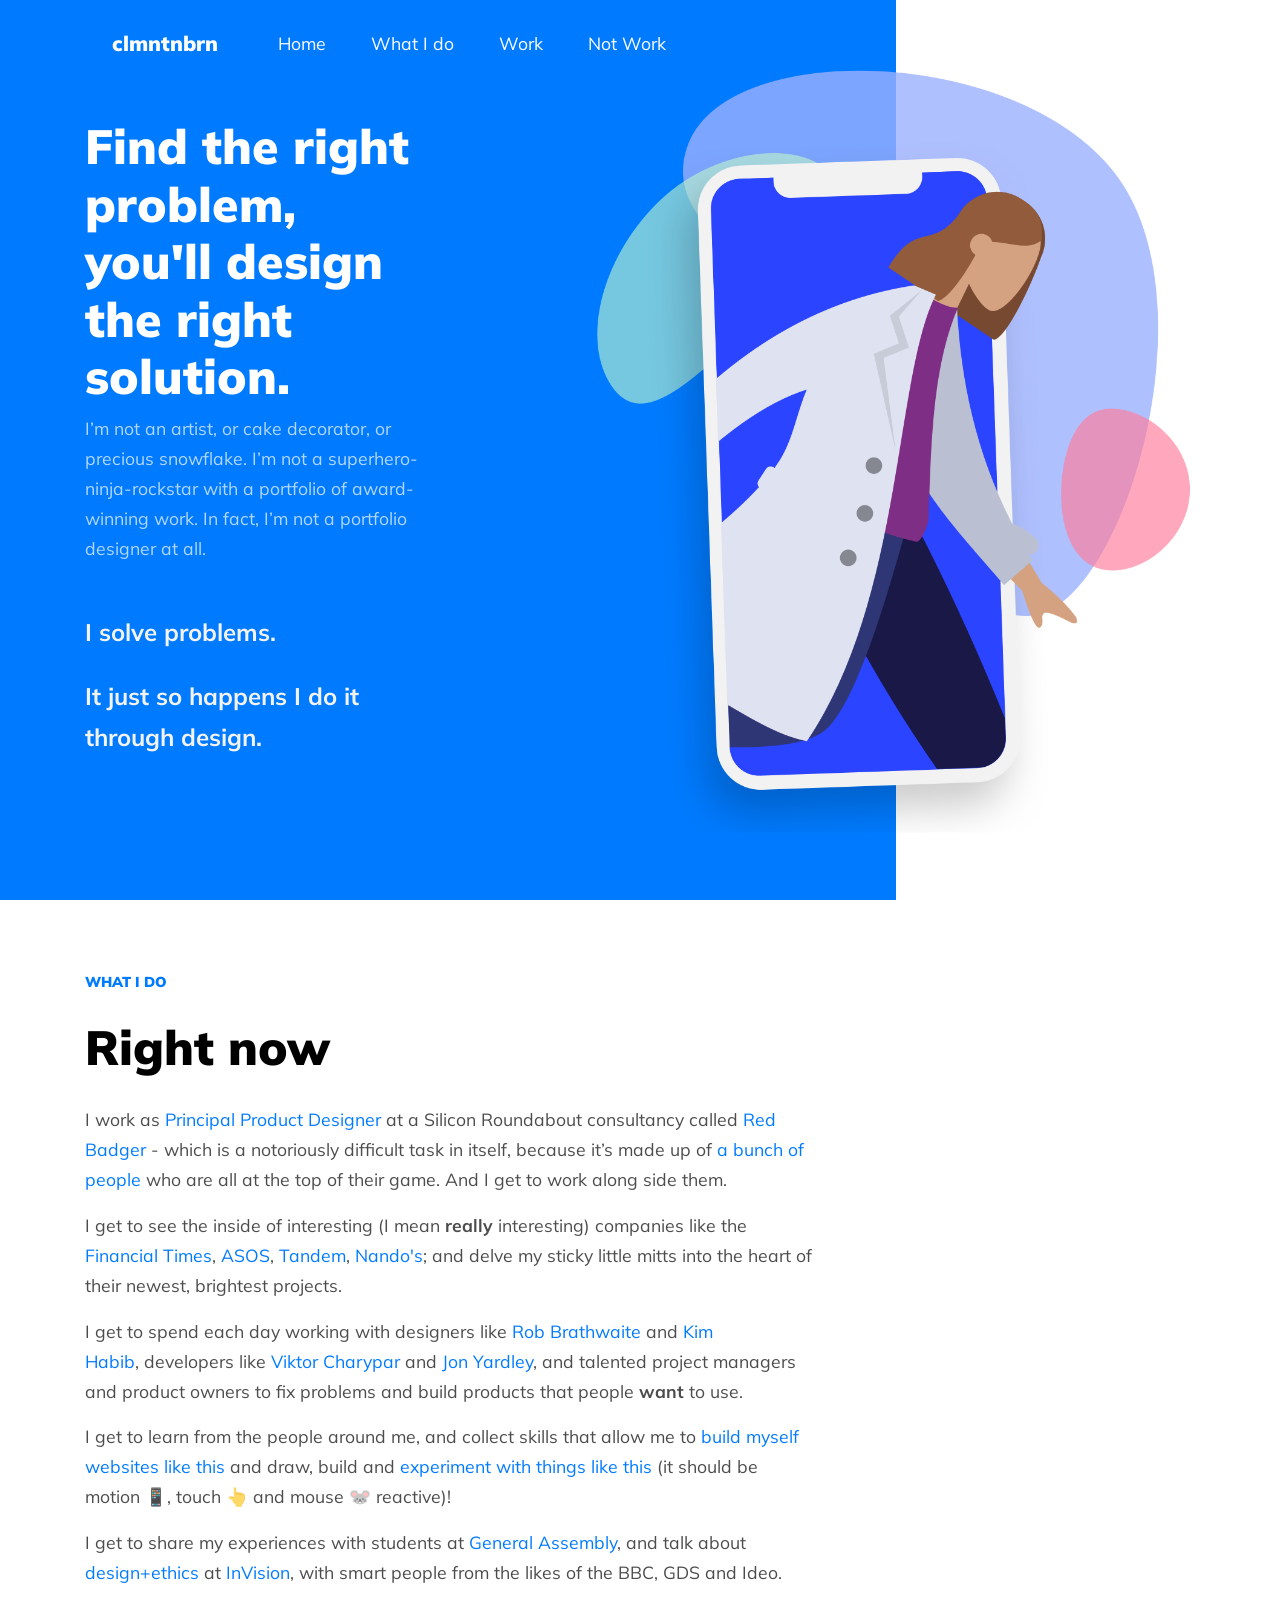
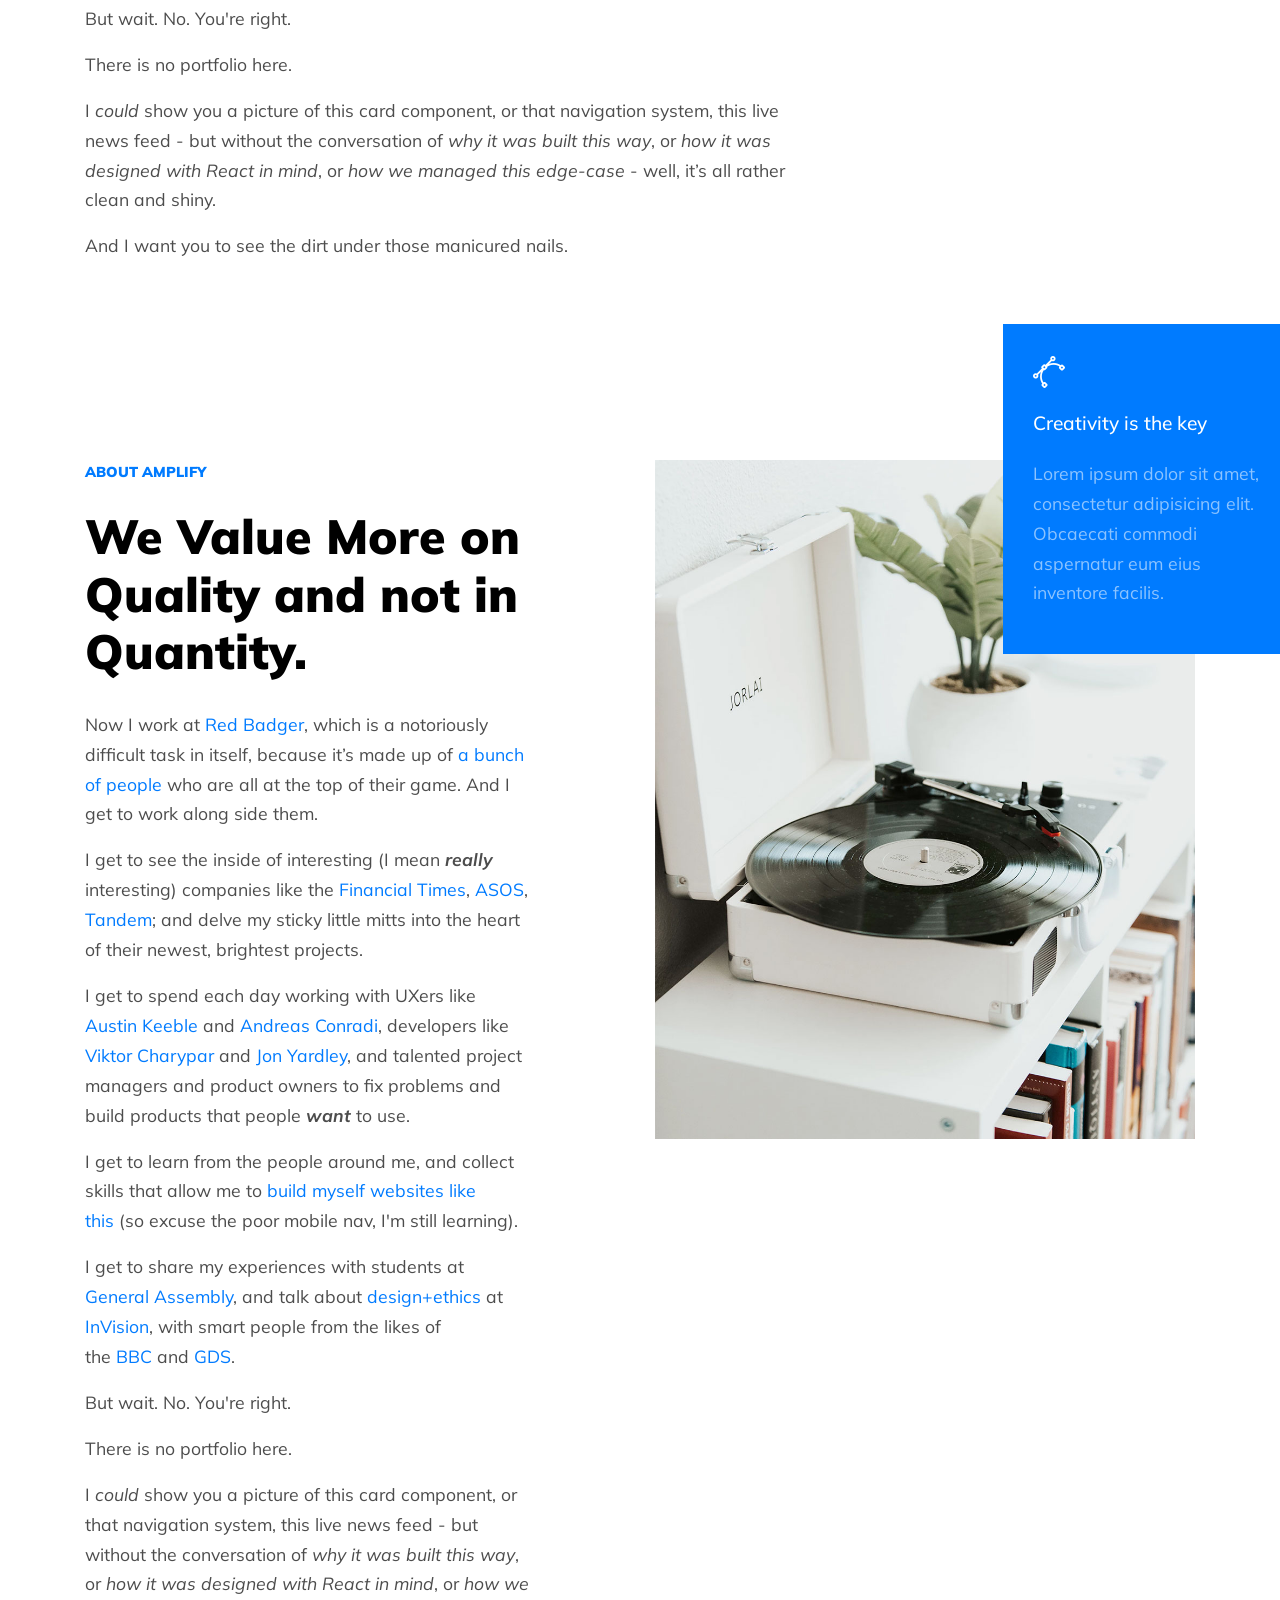
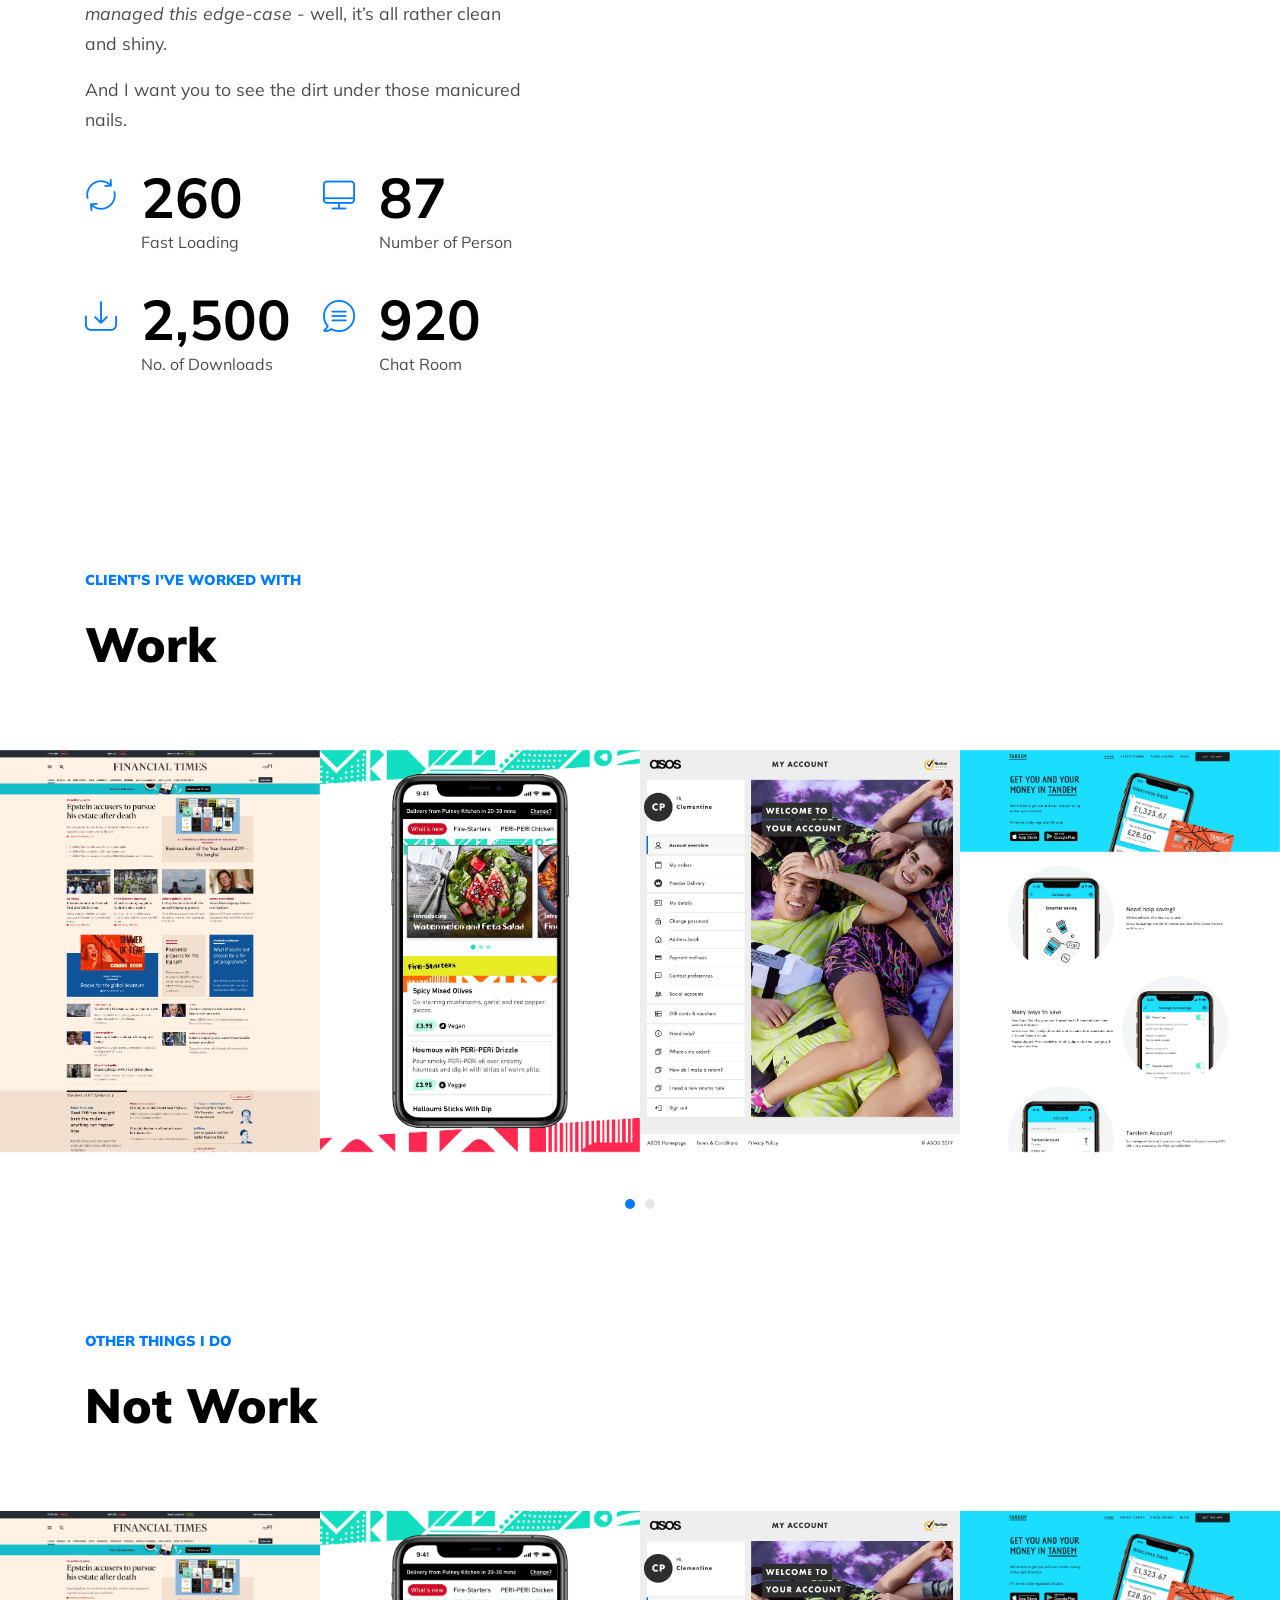
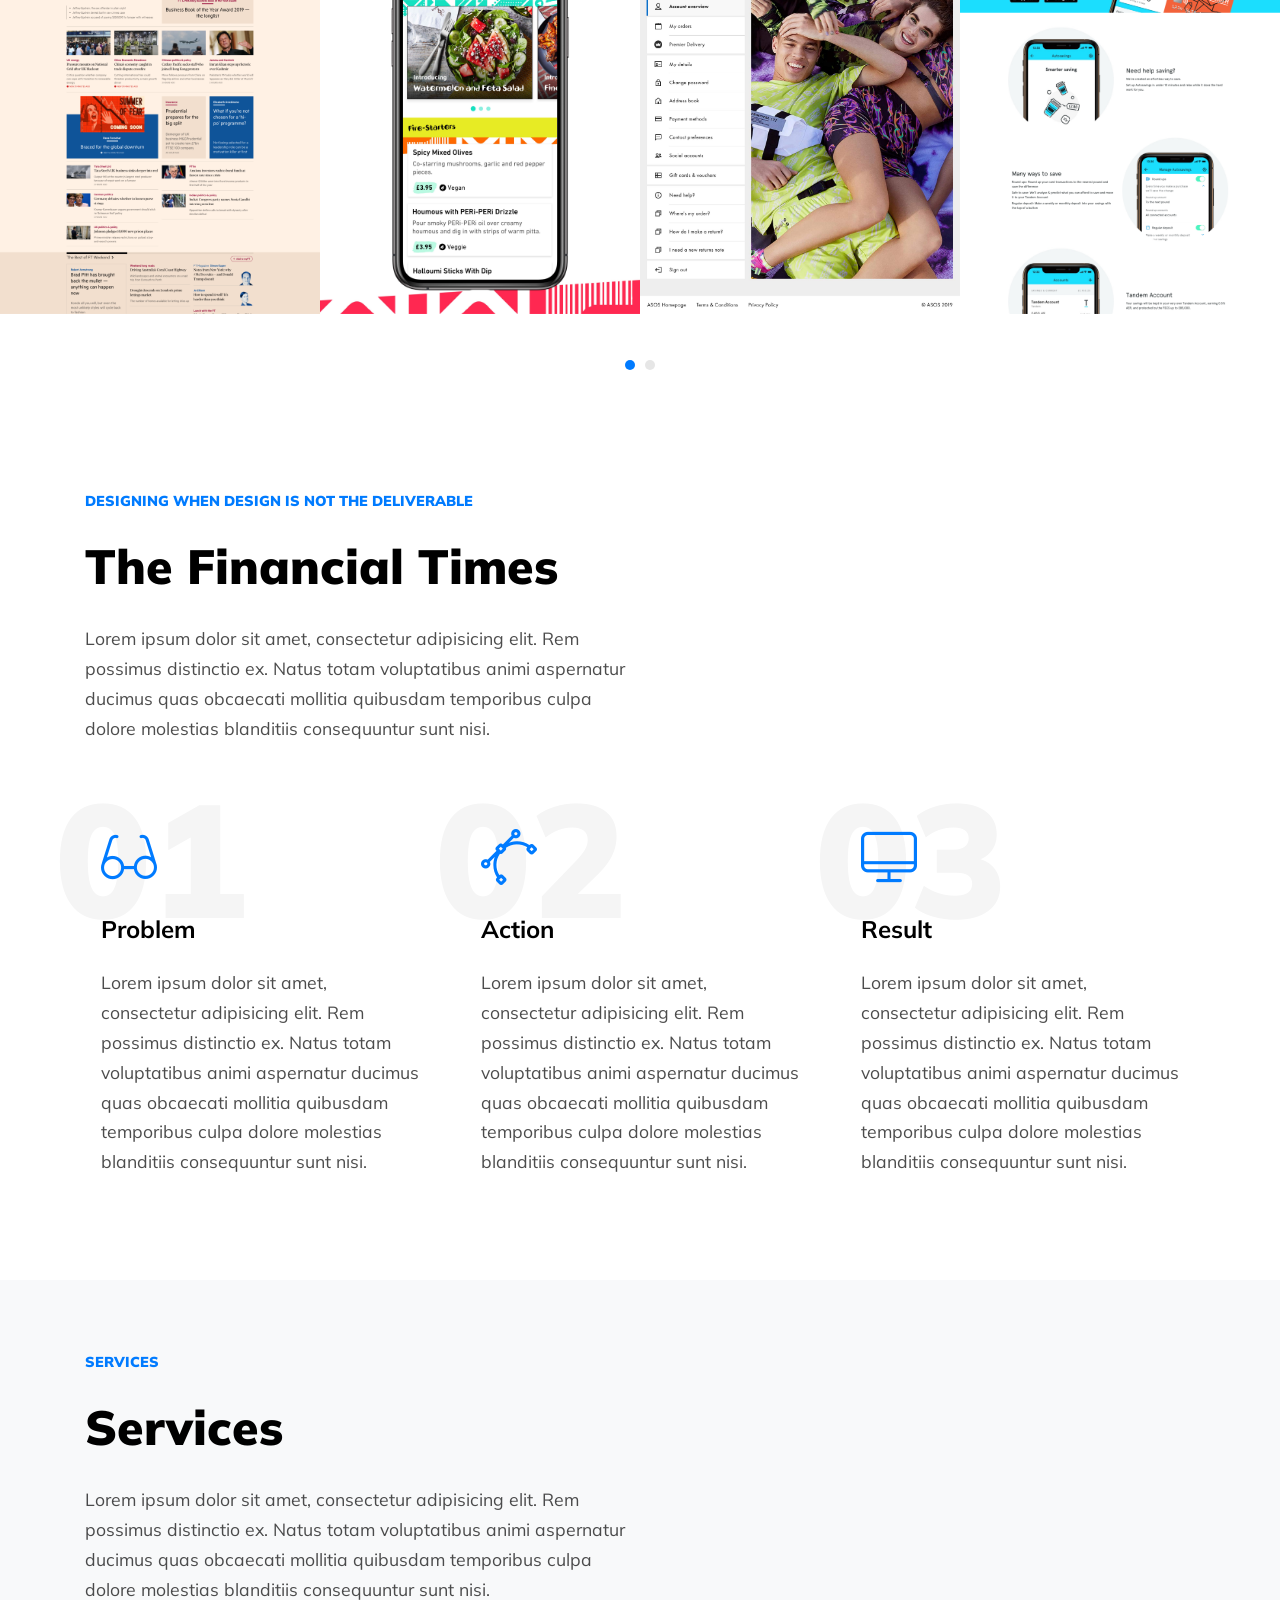
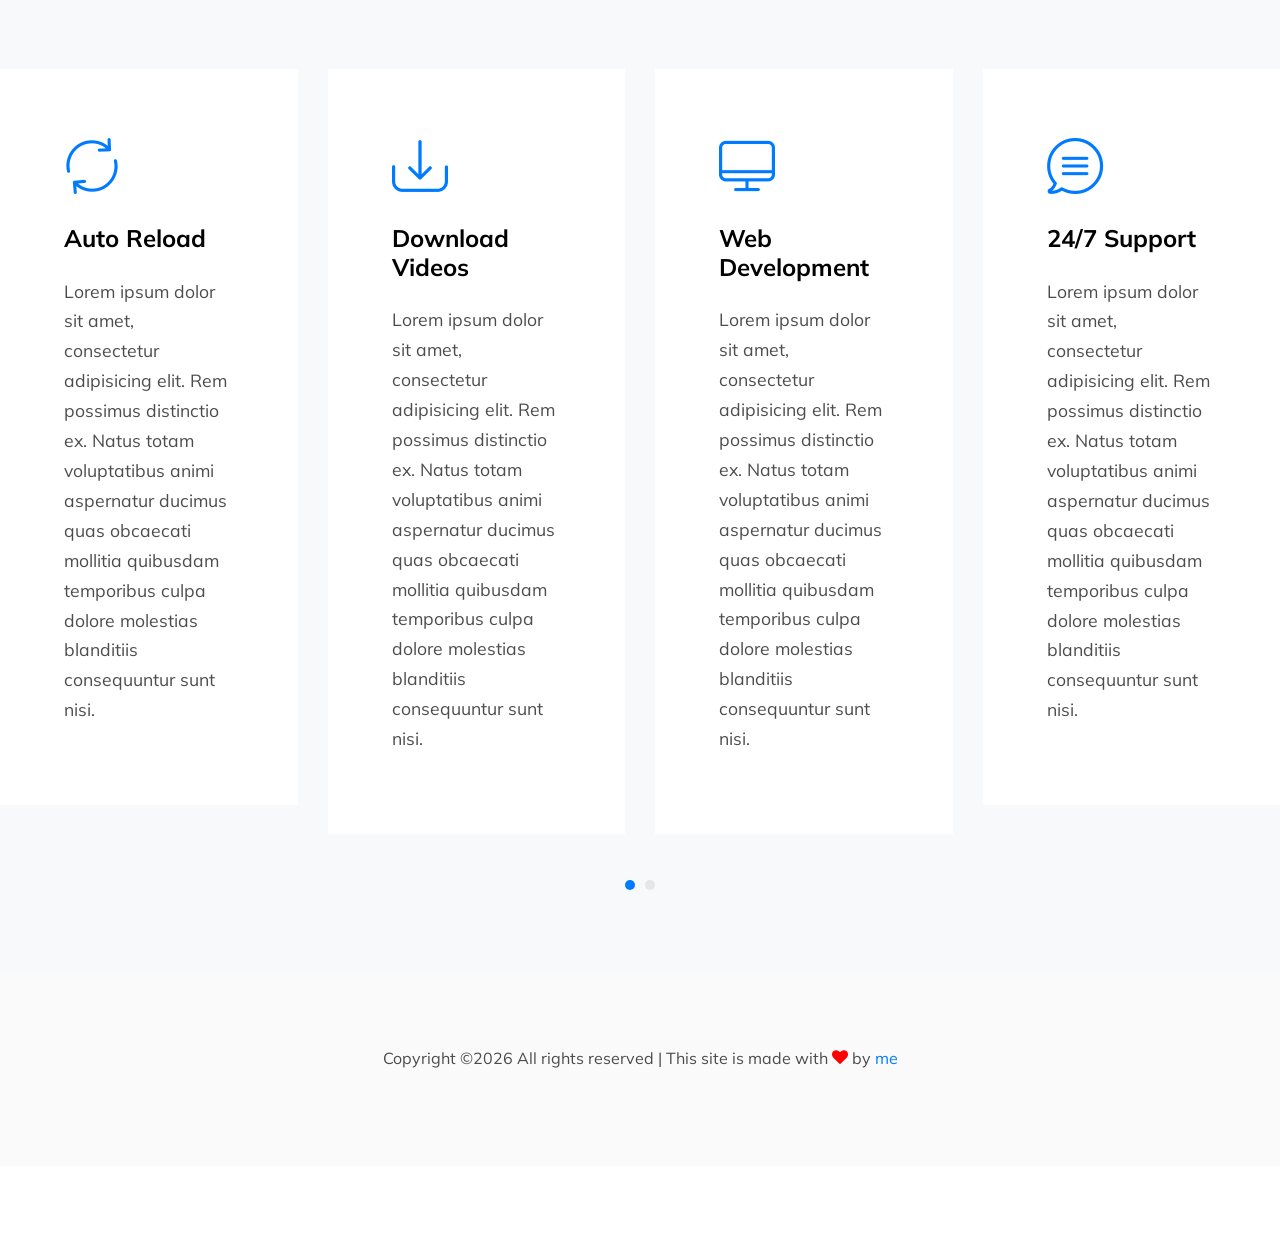
<file: financial-times.html>
<!DOCTYPE html>
<html lang="en">
  <head>
    <title>Clementine Brown &mdash; Principal Product Designer</title>
    <meta charset="utf-8">
    <meta name="viewport" content="width=device-width, initial-scale=1, shrink-to-fit=no">
    
    <link rel="shortcut icon" type="image/png" href="/favicon.png"/>
    <link href="https://fonts.googleapis.com/css?family=Muli:300,400,700,900" rel="stylesheet">
    <link rel="stylesheet" href="fonts/icomoon/style.css">

    <link rel="stylesheet" href="css/bootstrap.min.css">
    <link rel="stylesheet" href="css/jquery-ui.css">
    <link rel="stylesheet" href="css/owl.carousel.min.css">
    <link rel="stylesheet" href="css/owl.theme.default.min.css">
    <link rel="stylesheet" href="css/owl.theme.default.min.css">

    <link rel="stylesheet" href="css/jquery.fancybox.min.css">

    <link rel="stylesheet" href="css/bootstrap-datepicker.css">

    <link rel="stylesheet" href="fonts/flaticon/font/flaticon.css">

    <link rel="stylesheet" href="css/aos.css">

    <link rel="stylesheet" href="css/style.css">
    
  </head>
  <body data-spy="scroll" data-target=".site-navbar-target" data-offset="300">
  
  <div class="site-wrap">

    <div class="site-mobile-menu site-navbar-target">
      <div class="site-mobile-menu-header">
        <div class="site-mobile-menu-close mt-3">
          <span class="icon-close2 js-menu-toggle"></span>
        </div>
      </div>
      <div class="site-mobile-menu-body"></div>
    </div>
   
    
    <header class="site-navbar py-4 js-sticky-header site-navbar-target" role="banner">
      
      <div class="container-fluid">
        <div class="d-flex align-items-center">
          <div class="site-logo"><a href="index.html">clmntnbrn</a></div>
          <div>
            <nav class="site-navigation position-relative text-right" role="navigation">
              <ul class="site-menu main-menu js-clone-nav mr-auto d-none d-lg-block">
                <li><a href="index.html" class="nav-link">Home</a></li>
                <li><a href="#what-i-do-section" class="nav-link">What I do</a></li>
                <li><a href="#work-section" class="nav-link">Work</a></li>
                <li><a href="#notwork-section" class="nav-link">Not Work</a></li>
                <!-- <li><a href="#process-section" class="nav-link">Process</a></li>
                <li><a href="#services-section" class="nav-link">Services</a></li> -->
              </ul>
            </nav>
          </div>
          <div class="ml-auto">
            <!-- <nav class="site-navigation position-relative text-right" role="navigation">
              <ul class="site-menu main-menu site-menu-dark js-clone-nav mr-auto d-none d-lg-block">
                <li class="cta"><a href="#contact-section" class="nav-link"><span class="rounded border border-primary">Contact</span></a></li>
              </ul>
            </nav> -->
            <a href="#" class="d-inline-block d-lg-none site-menu-toggle js-menu-toggle text-black float-right"><span class="icon-menu h3"></span></a>
          </div>
        </div>
      </div>
      
    </header>

    <div class="intro-section" id="home-section">
      <div class="container">
        <div class="row align-items-center">
          <div class="col-lg-4 mr-auto" data-aos="fade-up">
            <h1>Find the right problem, you'll design the right solution.</h1>
            <p class="mb-5">I’m not an artist, or cake decorator, or precious snowflake. I’m not a superhero-ninja-rockstar with a portfolio of award-winning work. In fact, I’m not a portfolio designer at all.</p>
            <p class="sub-title">I solve problems.</p>
            <p class="sub-title">It just so happens I do it through design.</p>
            <!-- <p><a href="#" class="btn btn-outline-light py-3 px-5">Get Started</a></p> -->

          </div>
          <div class="col-lg-2 ml-auto"  data-aos="fade-up" data-aos-delay="100">
            <picture class="img-absolute">
              <source srcset="images/clementine_brown.png" media="(max-width: 600px)">
              <img src="images/clementine_brown.png" alt="Image" class="img-fluid">
              <!-- <p class="small">I <i class="icon-heart icon-heart-lemon" aria-hidden="true"></i> love open source - image made with the <a href="https://www.humaaans.com/" target="_blank">humaaans library</a> by Pablo Stanley</p> -->
            </picture>
          </div>
        </div>
      </div>
    </div>

<!-- TEST -->
    <div class="site-section site-section-end" id="what-i-do-section"">
      <div class="container">
        <div class="row">
          <div class="col-lg-8  mb-5">
              <span class="section-sub-title d-block">What I do</span>
              <h2 class="section-title">Right now</h2>
              <p>I work as <a href="https://red-badger.com/people/clementine-brown" target="_blank"> Principal Product Designer</a> at a Silicon Roundabout consultancy called <a href="http://red-badger.com" target="_blank">Red Badger</a> - which is a notoriously difficult task in itself, because it’s made up of <a href="http://red-badger.com/about-us/people/" target="_blank">a bunch of people</a> who are all at the top of their game. And I get to work along side them.</p>
                <p>I get to see the inside of interesting (I mean <strong>really</strong> interesting) companies like the <a href="http://m.ft.com" target="_blank">Financial Times</a>, <a href="http://www.asos.com" target="_blank">ASOS</a>, <a href="https://tandem.co.uk" target="_blank">Tandem</a>, <a href="https://nandos.co.uk" target="_blank">Nando's</a>; and delve my sticky little mitts into the heart of their newest, brightest projects.</p>
                <p>I get to spend each day working with designers like <a href="https://red-badger.com/people/rob-brathwaite" target="_blank">Rob Brathwaite</a> and <a href="https://red-badger.com/people/kim-habib" target="_blank">Kim Habib</a>, developers like <a href="https://twitter.com/charypar" target="_blank">Viktor Charypar</a> and <a href="https://twitter.com/jonyardley" target="_blank">Jon Yardley</a>, and talented project managers and product owners to fix problems and build products that people <b>want</b> to use.</p>
                <p>I get to learn from the people around me, and collect skills that allow me to <a href="http://heartbreaklaunderette.co.uk" target="_blank">build myself websites like this</a> and draw, build and <a href="http://clmntnbrn.github.io/Jellyfish/" target="_blank">experiment with things like this</a> (it should be motion 📱, touch 👆 and mouse 🐭 reactive)!</p>
                <p>I get to share my experiences with students at <a href="https://generalassemb.ly/instructors/clementine-brown/8763" target="_blank">General Assembly</a>, and talk about <a href="https://nvite.com/DesignPlus/ovl7ed" target="_blank">design+ethics</a> at <a href="http://invisionapp.com" target="_blank">InVision</a>, with smart people from the likes of the BBC, GDS and Ideo.</p>
                <p>But wait. No. You're right.</p>
                <p>There is no portfolio here.</p>
                <p>I <i>could</i> show you a picture of this card component, or that navigation system, this live news feed - but without the conversation of <i>why it was built this way</i>, or <i>how it was designed with React in mind</i>, or <i>how we managed this edge-case</i> - well, it’s all rather clean and shiny.</p>
                <p>And I want you to see the dirt under those manicured nails.</p>
            </div>
        </div>
      </div>
<!-- TEST END -->


    <div class="site-section section-1">
      <div class="container">
        <div class="row">
          <div class="col-lg-5 mr-auto mb-5">

            <div class="mb-5">
              <span class="section-sub-title d-block">About Amplify</span>
              <h2 class="section-title">We Value More on Quality and not in Quantity.</h2>
              <p>Now I work at <a href="http://red-badger.com" target="_blank">Red Badger</a>, which is a notoriously difficult task in itself, because it’s made up of <a href="http://red-badger.com/about-us/people/" target="_blank" rel="noopener">a bunch of people</a> who are all at the top of their game. And I get to work along side them.</p>
                <p>I get to see the inside of interesting (I mean <strong><i>really</i></strong> interesting) companies like the <a href="http://m.ft.com" target="_blank" rel="noopener">Financial Times</a>, <a href="http://www.asos.com" target="_blank" rel="noopener">ASOS</a>, <a href="https://tandem.co.uk" target="_blank" rel="noopener">Tandem</a>; and delve my sticky little mitts into the heart of their newest, brightest projects.</p>
                <p>I get to spend each day working with UXers like <a href="https://twitter.com/AustinKeeble" target="_blank" rel="noopener">Austin Keeble</a> and <a href="https://twitter.com/andreasconradi" target="_blank" rel="noopener">Andreas Conradi</a>, developers like <a href="https://twitter.com/charypar" target="_blank" rel="noopener">Viktor Charypar</a> and <a href="https://twitter.com/jonyardley" target="_blank" rel="noopener">Jon Yardley</a>, and talented project managers and product owners to fix problems and build products that people <b><i>want</i></b> to use.</p>
                <p>I get to learn from the people around me, and collect skills that allow me to <a href="http://heartbreaklaunderette.co.uk" target="_blank" rel="noopener">build myself websites like this</a> (so excuse the poor mobile nav, I'm still learning).</p>
                <p>I get to share my experiences with students at <a href="https://generalassemb.ly/instructors/clementine-brown/8763" target="_blank" rel="noopener">General Assembly</a>, and talk about <a href="https://nvite.com/DesignPlus/ovl7ed" target="_blank" rel="noopener">design+ethics</a> at <a href="http://invisionapp.com" target="_blank" rel="noopener">InVision</a>, with smart people from the likes of the <a href="http://www.bbcworldwide.com/" target="_blank" rel="noopener">BBC</a> and <a href="https://gds.blog.gov.uk/about/" target="_blank" rel="noopener">GDS</a>.</p>
                <p>But wait. No. You're right.</p>
                <p>There is no portfolio here.</p>
                <p>I <i>could</i> show you a picture of this card component, or that navigation system, this live news feed - but without the conversation of <i>why it was built this way</i>, or <i>how it was designed with React in mind</i>, or <i>how we managed this edge-case</i> - well, it’s all rather clean and shiny.</p>
                <p>And I want you to see the dirt under those manicured nails.</p>
            </div>

            <div class="row">
              <div class="col-lg-6">
                
                <div class="counter d-flex align-items-start mb-5" data-aos="fade-up" data-aos-delay="">
                  <div class="icon-wrap"><span class="flaticon-reload text-primary"></span></div>
                  <div class="counter-text">
                    <strong>260</strong>
                    <span>Fast Loading</span>
                  </div>
                </div>

                <div class="counter d-flex align-items-start" data-aos="fade-up" data-aos-delay="100">
                  <div class="icon-wrap"><span class="flaticon-download text-primary"></span></div>
                  <div class="counter-text">
                    <strong>2,500</strong>
                    <span>No. of Downloads </span>
                  </div>
                </div>

              </div>
              <div class="col-lg-6">
                
                <div class="counter d-flex align-items-start mb-5" data-aos="fade-up" data-aos-delay="200">
                  <div class="icon-wrap"><span class="flaticon-monitor text-primary"></span></div>
                  <div class="counter-text">
                    <strong>87</strong>
                    <span>Number of Person</span>
                  </div>
                </div>

                <div class="counter d-flex align-items-start" data-aos="fade-up" data-aos-delay="300">
                  <div class="icon-wrap"><span class="flaticon-chat text-primary"></span></div>
                  <div class="counter-text">
                    <strong>920</strong>
                    <span>Chat Room</span>
                  </div>
                </div>

              </div>
            </div>
          </div>

          <div class="col-lg-6">
            <div class="image-absolute-box" >
              <div class="box" data-aos="fade-up">
                <div class="icon-wrap"><span class="flaticon-vector"></span></div>
                <h3>Creativity is the key</h3>
                <p>Lorem ipsum dolor sit amet, consectetur adipisicing elit. Obcaecati commodi aspernatur eum eius inventore facilis.</p>
              </div>
              <img src="images/about_1.jpg" alt="Image" class="img-fluid">
            </div>
          </div>
        </div>
      </div>

    </div> 

    <div class="site-section section-2 work-section-cb" id="work-section">
      <div class="container">
        <div class="row">
          <div class="col-lg-6 mb-5">
            <span class="section-sub-title d-block">Client's I've worked with</span>
            <h2 class="section-title">Work</h2>
            <!-- <p>Lorem ipsum dolor sit amet, consectetur adipisicing elit. Rem possimus distinctio ex. Natus totam voluptatibus animi aspernatur ducimus quas obcaecati mollitia quibusdam temporibus culpa dolore molestias blanditiis consequuntur sunt nisi.</p> -->
          </div>
        </div>

      </div>

      <div class="owl-carousel nonloop-block-13">

          <a class="work-thumb" href="images/ft_homepage.png" data-fancybox="gallery">
            <div class="work-text">
              <h3>Financial Times</h3>
              <span class="category">Adaptive redesign of a (very) old static site <br> for a media giant</span>
              <!-- <h4>My role</h4>
              <span class="role">Lead designer for the Homepage stream</span> -->
            </div>
            <img src="images/ft_homepage.png" alt="Image" class="img-fluid">
          </a> 

          <a class="work-thumb" href="images/nandos_app_order_menu.jpg" data-fancybox="gallery">
            <div class="work-text">
              <h3>Nando's</h3>
              <span class="category">Design and build of the order journey in <br>Nando's app</span>
              <!-- <h4>My role</h4>
              <span class="role">Principal designer, responsible for <br>flexible, scalabe design system and style guide</span> -->
            </div>
            <img src="images/nandos_app_order_menu.jpg" alt="Image" class="img-fluid">
          </a> 

          <a class="work-thumb" href="images/asos_my_account.png"  data-fancybox="gallery">
            <div class="work-text">
              <h3>Asos</h3>
              <span class="category">Responsive redesign of the My Account section</span>
            </div>
            <img src="images/asos_my_account.png" alt="Image" class="img-fluid">
          </a>

          <a class="work-thumb" href="images/tandem_app.png"  data-fancybox="gallery">
            <div class="work-text">
              <h3>Tandem bank</h3>
              <span class="category">Discovery phase for an in-app offering</span>
            </div>
            <img src="images/tandem_app.png" alt="Image" class="img-fluid">
          </a>

          <a class="work-thumb" href="images/pride_london.png"  data-fancybox="gallery">
            <div class="work-text">
              <h3>Pride London</h3>
              <span class="category">Full redesign and replatform for the festival app</span>
            </div>
            <img src="images/pride_london.png" alt="Image" class="img-fluid">
          </a>

          <!-- <a class="work-thumb" href="images/asos_my_account.png"  data-fancybox="gallery">
            <div class="work-text">
              <h3>Work Name Here</h3>
              <span class="category">Design</span>
            </div>
            <img src="images/asos_my_account.png" alt="Image" class="img-fluid">
          </a> -->
      </div>

    </div>

    <!-- END WORK SECTION -->

    <!-- START NOTWORK SECTION -->

    <div class="site-section section-2 work-section-cb" id="notwork-section">
      <div class="container">
        <div class="row">
          <div class="col-lg-6 mb-5">
            <span class="section-sub-title d-block">Other things I do</span>
            <h2 class="section-title">Not Work</h2>
            <!-- <p>Lorem ipsum dolor sit amet, consectetur adipisicing elit. Rem possimus distinctio ex. Natus totam voluptatibus animi aspernatur ducimus quas obcaecati mollitia quibusdam temporibus culpa dolore molestias blanditiis consequuntur sunt nisi.</p> -->
          </div>
        </div>

      </div>

      <div class="owl-carousel nonloop-block-13">

          <a class="work-thumb" href="images/ft_homepage.png" data-fancybox="gallery">
            <div class="work-text">
              <h3>Financial Times</h3>
              <span class="category">Adaptive redesign of a (very) old static site <br> for a media giant</span>
              <!-- <h4>My role</h4>
              <span class="role">Lead designer for the Homepage stream</span> -->
            </div>
            <img src="images/ft_homepage.png" alt="Image" class="img-fluid">
          </a> 

          <a class="work-thumb" href="images/nandos_app_order_menu.jpg" data-fancybox="gallery">
            <div class="work-text">
              <h3>Nando's</h3>
              <span class="category">Design and build of the order journey in <br>Nando's app</span>
              <!-- <h4>My role</h4>
              <span class="role">Principal designer, responsible for <br>flexible, scalabe design system and style guide</span> -->
            </div>
            <img src="images/nandos_app_order_menu.jpg" alt="Image" class="img-fluid">
          </a> 

          <a class="work-thumb" href="images/asos_my_account.png"  data-fancybox="gallery">
            <div class="work-text">
              <h3>Asos</h3>
              <span class="category">Responsive redesign of the My Account section</span>
            </div>
            <img src="images/asos_my_account.png" alt="Image" class="img-fluid">
          </a>

          <a class="work-thumb" href="images/tandem_app.png"  data-fancybox="gallery">
            <div class="work-text">
              <h3>Tandem bank</h3>
              <span class="category">Discovery phase for an in-app offering</span>
            </div>
            <img src="images/tandem_app.png" alt="Image" class="img-fluid">
          </a>

          <a class="work-thumb" href="images/pride_london.png"  data-fancybox="gallery">
            <div class="work-text">
              <h3>Pride London</h3>
              <span class="category">Full redesign and replatform for the festival app</span>
            </div>
            <img src="images/pride_london.png" alt="Image" class="img-fluid">
          </a>

          <!-- <a class="work-thumb" href="images/asos_my_account.png"  data-fancybox="gallery">
            <div class="work-text">
              <h3>Work Name Here</h3>
              <span class="category">Design</span>
            </div>
            <img src="images/asos_my_account.png" alt="Image" class="img-fluid">
          </a> -->
      </div>

    </div>

    <!-- END NOT WORK SECTION -->

    <div class="site-section section-2" id="process-section" >
      <div class="container">
        <div class="row">
          <div class="col-lg-6 mb-5">
            <span class="section-sub-title d-block">Designing when design is not the deliverable</span>
            <h2 class="section-title">The Financial Times</h2>
            <p>Lorem ipsum dolor sit amet, consectetur adipisicing elit. Rem possimus distinctio ex. Natus totam voluptatibus animi aspernatur ducimus quas obcaecati mollitia quibusdam temporibus culpa dolore molestias blanditiis consequuntur sunt nisi.</p>
          </div>
        </div>
        <div class="row">
          <div class="col-lg-4" data-aos="fade-up" data-aos-delay="">
            <div class="process p-3">
              <span class="number">01</span>
              <div>
                <span class="flaticon-glasses display-4 text-primary mb-4 d-inline-block"></span>
                <h3>Problem</h3>
                <p>Lorem ipsum dolor sit amet, consectetur adipisicing elit. Rem possimus distinctio ex. Natus totam voluptatibus animi aspernatur ducimus quas obcaecati mollitia quibusdam temporibus culpa dolore molestias blanditiis consequuntur sunt nisi.</p>
              </div>

            </div>
          </div>
          <div class="col-lg-4" data-aos="fade-up" data-aos-delay="100">
            <div class="process p-3">
              <span class="number">02</span>
              <div>
                <span class="flaticon-vector display-4 text-primary mb-4 d-inline-block"></span>
                <h3>Action</h3>
                <p>Lorem ipsum dolor sit amet, consectetur adipisicing elit. Rem possimus distinctio ex. Natus totam voluptatibus animi aspernatur ducimus quas obcaecati mollitia quibusdam temporibus culpa dolore molestias blanditiis consequuntur sunt nisi.</p>
              </div>

            </div>
          </div>
          <div class="col-lg-4" data-aos="fade-up" data-aos-delay="200">
            <div class="process p-3">
              <span class="number">03</span>
              <div>
                <span class="flaticon-monitor display-4 text-primary mb-4 d-inline-block"></span>
                <h3>Result</h3>
                <p>Lorem ipsum dolor sit amet, consectetur adipisicing elit. Rem possimus distinctio ex. Natus totam voluptatibus animi aspernatur ducimus quas obcaecati mollitia quibusdam temporibus culpa dolore molestias blanditiis consequuntur sunt nisi.</p>
              </div>

            </div>
          </div>
        </div>
      </div>
    </div>


    <div class="site-section bg-light" id="services-section">
      <div class="container">
        <div class="row">
          <div class="col-lg-6 mb-5">
            <span class="section-sub-title d-block">Services</span>
            <h2 class="section-title">Services</h2>
            <p>Lorem ipsum dolor sit amet, consectetur adipisicing elit. Rem possimus distinctio ex. Natus totam voluptatibus animi aspernatur ducimus quas obcaecati mollitia quibusdam temporibus culpa dolore molestias blanditiis consequuntur sunt nisi.</p>
          </div>
        </div>

      </div>
        
      <div class="owl-carousel nonloop-block-14">
        
        <div class="service">
          <div>
            <span class="flaticon-reload display-4 text-primary mb-4 d-inline-block"></span>
            <h3>Auto Reload</h3>
            <p>Lorem ipsum dolor sit amet, consectetur adipisicing elit. Rem possimus distinctio ex. Natus totam voluptatibus animi aspernatur ducimus quas obcaecati mollitia quibusdam temporibus culpa dolore molestias blanditiis consequuntur sunt nisi.</p>
          </div>
        </div>


        <div class="service">
          <div>
            <span class="flaticon-download display-4 text-primary mb-4 d-inline-block"></span>
            <h3>Download Videos</h3>
            <p>Lorem ipsum dolor sit amet, consectetur adipisicing elit. Rem possimus distinctio ex. Natus totam voluptatibus animi aspernatur ducimus quas obcaecati mollitia quibusdam temporibus culpa dolore molestias blanditiis consequuntur sunt nisi.</p>
          </div>
        </div>

        <div class="service">
          <div>
            <span class="flaticon-monitor display-4 text-primary mb-4 d-inline-block"></span>
            <h3>Web Development</h3>
            <p>Lorem ipsum dolor sit amet, consectetur adipisicing elit. Rem possimus distinctio ex. Natus totam voluptatibus animi aspernatur ducimus quas obcaecati mollitia quibusdam temporibus culpa dolore molestias blanditiis consequuntur sunt nisi.</p>
          </div>
        </div>

        <div class="service">
          <div>
            <span class="flaticon-chat display-4 text-primary mb-4 d-inline-block"></span>
            <h3>24/7 Support</h3>
            <p>Lorem ipsum dolor sit amet, consectetur adipisicing elit. Rem possimus distinctio ex. Natus totam voluptatibus animi aspernatur ducimus quas obcaecati mollitia quibusdam temporibus culpa dolore molestias blanditiis consequuntur sunt nisi.</p>
          </div>
        </div>

        <div class="service">
          <div>
            <span class="flaticon-glasses display-4 text-primary mb-4 d-inline-block"></span>
            <h3>Research</h3>
            <p>Lorem ipsum dolor sit amet, consectetur adipisicing elit. Rem possimus distinctio ex. Natus totam voluptatibus animi aspernatur ducimus quas obcaecati mollitia quibusdam temporibus culpa dolore molestias blanditiis consequuntur sunt nisi.</p>
          </div>
        </div>

        <div class="service">
          <div>
            <span class="flaticon-vector display-4 text-primary mb-4 d-inline-block"></span>
            <h3>Creative Design</h3>
            <p>Lorem ipsum dolor sit amet, consectetur adipisicing elit. Rem possimus distinctio ex. Natus totam voluptatibus animi aspernatur ducimus quas obcaecati mollitia quibusdam temporibus culpa dolore molestias blanditiis consequuntur sunt nisi.</p>
          </div>
        </div>



      </div>

    </div>


    <!-- <div class="site-section" id="contact-section">
      <div class="container">

        <div class="row justify-content-center">
          <div class="col-md-7">


            
            <h2 class="section-title mb-3">Message Us</h2>
            <p class="mb-5">Natus totam voluptatibus animi aspernatur ducimus quas obcaecati mollitia quibusdam temporibus culpa dolore molestias blanditiis consequuntur sunt nisi.</p>
          
            <form method="post" data-aos="fade">
              <div class="form-group row">
                <div class="col-md-6 mb-3 mb-lg-0">
                  <input type="text" class="form-control" placeholder="First name">
                </div>
                <div class="col-md-6">
                  <input type="text" class="form-control" placeholder="Last name">
                </div>
              </div>

              <div class="form-group row">
                <div class="col-md-12">
                  <input type="text" class="form-control" placeholder="Subject">
                </div>
              </div>

              <div class="form-group row">
                <div class="col-md-12">
                  <input type="email" class="form-control" placeholder="Email">
                </div>
              </div>
              <div class="form-group row">
                <div class="col-md-12">
                  <textarea class="form-control" id="" cols="30" rows="10" placeholder="Write your message here."></textarea>
                </div>
              </div>

              <div class="form-group row">
                <div class="col-md-6">
                  
                  <input type="submit" class="btn btn-primary py-3 px-5 btn-block" value="Send Message">
                </div>
              </div>

            </form>
          </div>
        </div>
      </div>
    </div> -->

  
     
    <footer class="footer-section text-center">  
      <div class="row">
        <div class="col-md-12">
          <div>
            <p>
              <!-- Link back to Colorlib can't be removed. Template is licensed under CC BY 3.0. -->
              Copyright &copy;<script>document.write(new Date().getFullYear());</script> All rights reserved | This site is made with <i class="icon-heart" aria-hidden="true"></i> by <a href="#home-section" class="mr-auto">me</a>
              <!-- Link back to Colorlib can't be removed. Template is licensed under CC BY 3.0. -->
            </p>
            <p class="footer-invis">
              <!-- Link back to Colorlib can't be removed. Template is licensed under CC BY 3.0. -->
              Copyright &copy;<script>document.write(new Date().getFullYear());</script> All rights reserved | This template is made with love by <a href="https://colorlib.com" target="_blank" >Colorlib</a>
              <!-- Link back to Colorlib can't be removed. Template is licensed under CC BY 3.0. -->
            </p>
          </div>
        </div>
      </div>
    </footer>

  
    
  </div> <!-- .site-wrap -->

  <script src="js/jquery-3.3.1.min.js"></script>
  <script src="js/jquery-migrate-3.0.1.min.js"></script>
  <script src="js/jquery-ui.js"></script>
  <script src="js/popper.min.js"></script>
  <script src="js/bootstrap.min.js"></script>
  <script src="js/owl.carousel.min.js"></script>
  <script src="js/jquery.stellar.min.js"></script>
  <script src="js/jquery.countdown.min.js"></script>
  <script src="js/bootstrap-datepicker.min.js"></script>
  <script src="js/jquery.easing.1.3.js"></script>
  <script src="js/aos.js"></script>
  <script src="js/jquery.fancybox.min.js"></script>
  <script src="js/jquery.sticky.js"></script>

  
  <script src="js/main.js"></script>
    
  </body>
</html>
</file>
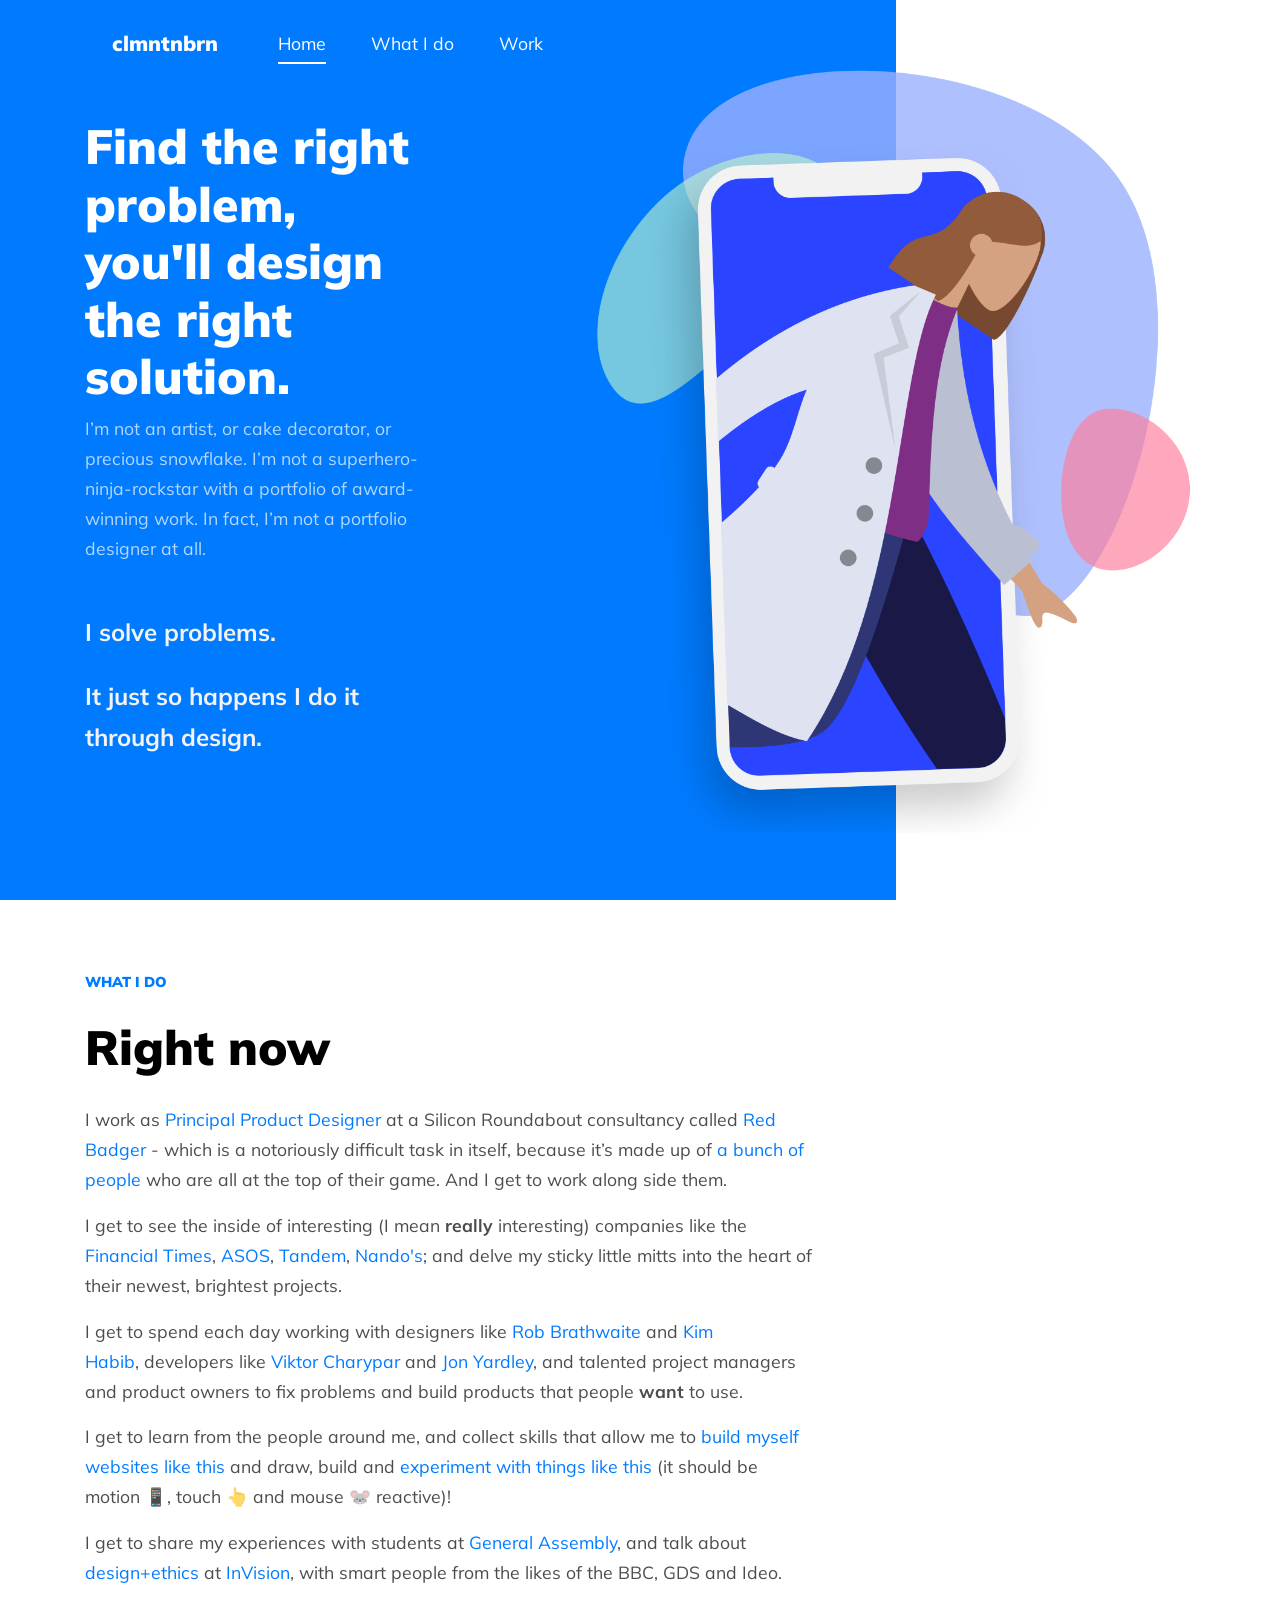
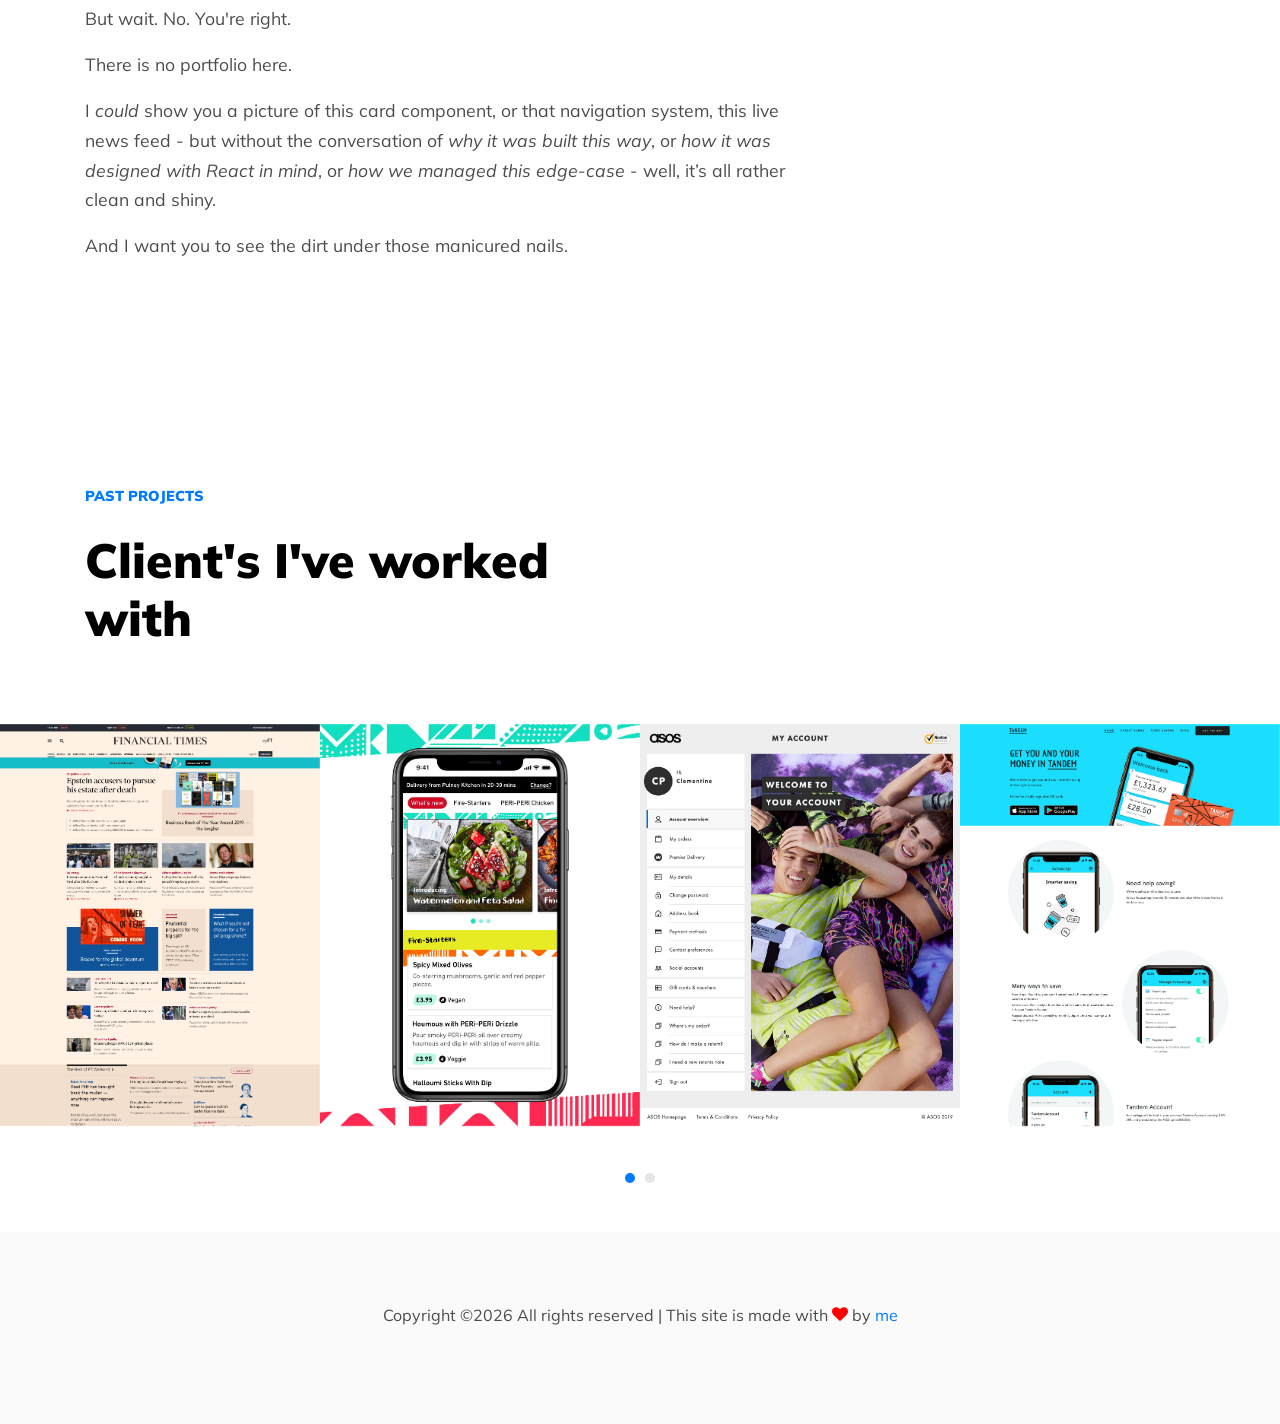
<file: index-v1.html>
<!DOCTYPE html>
<html lang="en">
  <head>
    <title>Clementine Brown &mdash; Principal Product Designer</title>
    <meta charset="utf-8">
    <meta name="viewport" content="width=device-width, initial-scale=1, shrink-to-fit=no">
    
    <link rel="shortcut icon" type="image/png" href="/favicon.png"/>
    <link href="https://fonts.googleapis.com/css?family=Muli:300,400,700,900" rel="stylesheet">
    <link rel="stylesheet" href="fonts/icomoon/style.css">

    <link rel="stylesheet" href="css/bootstrap.min.css">
    <link rel="stylesheet" href="css/jquery-ui.css">
    <link rel="stylesheet" href="css/owl.carousel.min.css">
    <link rel="stylesheet" href="css/owl.theme.default.min.css">
    <link rel="stylesheet" href="css/owl.theme.default.min.css">

    <link rel="stylesheet" href="css/jquery.fancybox.min.css">

    <link rel="stylesheet" href="css/bootstrap-datepicker.css">

    <link rel="stylesheet" href="fonts/flaticon/font/flaticon.css">

    <link rel="stylesheet" href="css/aos.css">

    <link rel="stylesheet" href="css/style.css">
    
  </head>
  <body data-spy="scroll" data-target=".site-navbar-target" data-offset="300">
  
  <div class="site-wrap">

    <div class="site-mobile-menu site-navbar-target">
      <div class="site-mobile-menu-header">
        <div class="site-mobile-menu-close mt-3">
          <span class="icon-close2 js-menu-toggle"></span>
        </div>
      </div>
      <div class="site-mobile-menu-body"></div>
    </div>
   
    
    <header class="site-navbar py-4 js-sticky-header site-navbar-target" role="banner">
      
      <div class="container-fluid">
        <div class="d-flex align-items-center">
          <div class="site-logo"><a href="index.html">clmntnbrn</a></div>
          <div>
            <nav class="site-navigation position-relative text-right" role="navigation">
              <ul class="site-menu main-menu js-clone-nav mr-auto d-none d-lg-block">
                <li><a href="#home-section" class="nav-link">Home</a></li>
                <li><a href="#what-i-do-section" class="nav-link">What I do</a></li>
                <li><a href="#work-section" class="nav-link">Work</a></li>
                <!-- <li><a href="#process-section" class="nav-link">Process</a></li>
                <li><a href="#services-section" class="nav-link">Services</a></li> -->
              </ul>
            </nav>
          </div>
          <div class="ml-auto">
            <!-- <nav class="site-navigation position-relative text-right" role="navigation">
              <ul class="site-menu main-menu site-menu-dark js-clone-nav mr-auto d-none d-lg-block">
                <li class="cta"><a href="#contact-section" class="nav-link"><span class="rounded border border-primary">Contact</span></a></li>
              </ul>
            </nav> -->
            <a href="#" class="d-inline-block d-lg-none site-menu-toggle js-menu-toggle text-black float-right"><span class="icon-menu h3"></span></a>
          </div>
        </div>
      </div>
      
    </header>

    <div class="intro-section" id="home-section">
      <div class="container">
        <div class="row align-items-center">
          <div class="col-lg-4 mr-auto" data-aos="fade-up">
            <h1>Find the right problem, you'll design the right solution.</h1>
            <p class="mb-5">I’m not an artist, or cake decorator, or precious snowflake. I’m not a superhero-ninja-rockstar with a portfolio of award-winning work. In fact, I’m not a portfolio designer at all.</p>
            <p class="sub-title">I solve problems.</p>
            <p class="sub-title">It just so happens I do it through design.</p>
            <!-- <p><a href="#" class="btn btn-outline-light py-3 px-5">Get Started</a></p> -->

          </div>
          <div class="col-lg-2 ml-auto"  data-aos="fade-up" data-aos-delay="100">
            <picture class="img-absolute">
              <source srcset="images/clementine_brown.png" media="(max-width: 600px)">
              <img src="images/clementine_brown.png" alt="Image" class="img-fluid">
              <!-- <p class="small">I <i class="icon-heart icon-heart-lemon" aria-hidden="true"></i> love open source - image made with the <a href="https://www.humaaans.com/" target="_blank">humaaans library</a> by Pablo Stanley</p> -->
            </picture>
          </div>
        </div>
      </div>
    </div>

<!-- TEST -->
    <div class="site-section site-section-end" id="what-i-do-section"">
      <div class="container">
        <div class="row">
          <div class="col-lg-8  mb-5">
              <span class="section-sub-title d-block">What I do</span>
              <h2 class="section-title">Right now</h2>
              <p>I work as <a href="https://red-badger.com/people/clementine-brown" target="_blank"> Principal Product Designer</a> at a Silicon Roundabout consultancy called <a href="http://red-badger.com" target="_blank">Red Badger</a> - which is a notoriously difficult task in itself, because it’s made up of <a href="http://red-badger.com/about-us/people/" target="_blank">a bunch of people</a> who are all at the top of their game. And I get to work along side them.</p>
                <p>I get to see the inside of interesting (I mean <strong>really</strong> interesting) companies like the <a href="http://m.ft.com" target="_blank">Financial Times</a>, <a href="http://www.asos.com" target="_blank">ASOS</a>, <a href="https://tandem.co.uk" target="_blank">Tandem</a>, <a href="https://nandos.co.uk" target="_blank">Nando's</a>; and delve my sticky little mitts into the heart of their newest, brightest projects.</p>
                <p>I get to spend each day working with designers like <a href="https://red-badger.com/people/rob-brathwaite" target="_blank">Rob Brathwaite</a> and <a href="https://red-badger.com/people/kim-habib" target="_blank">Kim Habib</a>, developers like <a href="https://twitter.com/charypar" target="_blank">Viktor Charypar</a> and <a href="https://twitter.com/jonyardley" target="_blank">Jon Yardley</a>, and talented project managers and product owners to fix problems and build products that people <b>want</b> to use.</p>
                <p>I get to learn from the people around me, and collect skills that allow me to <a href="http://heartbreaklaunderette.co.uk" target="_blank">build myself websites like this</a> and draw, build and <a href="http://clmntnbrn.github.io/Jellyfish/" target="_blank">experiment with things like this</a> (it should be motion 📱, touch 👆 and mouse 🐭 reactive)!</p>
                <p>I get to share my experiences with students at <a href="https://generalassemb.ly/instructors/clementine-brown/8763" target="_blank">General Assembly</a>, and talk about <a href="https://nvite.com/DesignPlus/ovl7ed" target="_blank">design+ethics</a> at <a href="http://invisionapp.com" target="_blank">InVision</a>, with smart people from the likes of the BBC, GDS and Ideo.</p>
                <p>But wait. No. You're right.</p>
                <p>There is no portfolio here.</p>
                <p>I <i>could</i> show you a picture of this card component, or that navigation system, this live news feed - but without the conversation of <i>why it was built this way</i>, or <i>how it was designed with React in mind</i>, or <i>how we managed this edge-case</i> - well, it’s all rather clean and shiny.</p>
                <p>And I want you to see the dirt under those manicured nails.</p>
            </div>
        </div>
      </div>
<!-- TEST END -->


    <!-- <div class="site-section section-1">
      <div class="container">
        <div class="row">
          <div class="col-lg-5 mr-auto mb-5">

            <div class="mb-5">
              <span class="section-sub-title d-block">About Amplify</span>
              <h2 class="section-title">We Value More on Quality and not in Quantity.</h2>
              <p>Now I work at <a href="http://red-badger.com" target="_blank">Red Badger</a>, which is a notoriously difficult task in itself, because it’s made up of <a href="http://red-badger.com/about-us/people/" target="_blank" rel="noopener">a bunch of people</a> who are all at the top of their game. And I get to work along side them.</p>
                <p>I get to see the inside of interesting (I mean <strong><i>really</i></strong> interesting) companies like the <a href="http://m.ft.com" target="_blank" rel="noopener">Financial Times</a>, <a href="http://www.asos.com" target="_blank" rel="noopener">ASOS</a>, <a href="https://tandem.co.uk" target="_blank" rel="noopener">Tandem</a>; and delve my sticky little mitts into the heart of their newest, brightest projects.</p>
                <p>I get to spend each day working with UXers like <a href="https://twitter.com/AustinKeeble" target="_blank" rel="noopener">Austin Keeble</a> and <a href="https://twitter.com/andreasconradi" target="_blank" rel="noopener">Andreas Conradi</a>, developers like <a href="https://twitter.com/charypar" target="_blank" rel="noopener">Viktor Charypar</a> and <a href="https://twitter.com/jonyardley" target="_blank" rel="noopener">Jon Yardley</a>, and talented project managers and product owners to fix problems and build products that people <b><i>want</i></b> to use.</p>
                <p>I get to learn from the people around me, and collect skills that allow me to <a href="http://heartbreaklaunderette.co.uk" target="_blank" rel="noopener">build myself websites like this</a> (so excuse the poor mobile nav, I'm still learning).</p>
                <p>I get to share my experiences with students at <a href="https://generalassemb.ly/instructors/clementine-brown/8763" target="_blank" rel="noopener">General Assembly</a>, and talk about <a href="https://nvite.com/DesignPlus/ovl7ed" target="_blank" rel="noopener">design+ethics</a> at <a href="http://invisionapp.com" target="_blank" rel="noopener">InVision</a>, with smart people from the likes of the <a href="http://www.bbcworldwide.com/" target="_blank" rel="noopener">BBC</a> and <a href="https://gds.blog.gov.uk/about/" target="_blank" rel="noopener">GDS</a>.</p>
                <p>But wait. No. You're right.</p>
                <p>There is no portfolio here.</p>
                <p>I <i>could</i> show you a picture of this card component, or that navigation system, this live news feed - but without the conversation of <i>why it was built this way</i>, or <i>how it was designed with React in mind</i>, or <i>how we managed this edge-case</i> - well, it’s all rather clean and shiny.</p>
                <p>And I want you to see the dirt under those manicured nails.</p>
            </div>

            <div class="row">
              <div class="col-lg-6">
                
                <div class="counter d-flex align-items-start mb-5" data-aos="fade-up" data-aos-delay="">
                  <div class="icon-wrap"><span class="flaticon-reload text-primary"></span></div>
                  <div class="counter-text">
                    <strong>260</strong>
                    <span>Fast Loading</span>
                  </div>
                </div>

                <div class="counter d-flex align-items-start" data-aos="fade-up" data-aos-delay="100">
                  <div class="icon-wrap"><span class="flaticon-download text-primary"></span></div>
                  <div class="counter-text">
                    <strong>2,500</strong>
                    <span>No. of Downloads </span>
                  </div>
                </div>

              </div>
              <div class="col-lg-6">
                
                <div class="counter d-flex align-items-start mb-5" data-aos="fade-up" data-aos-delay="200">
                  <div class="icon-wrap"><span class="flaticon-monitor text-primary"></span></div>
                  <div class="counter-text">
                    <strong>87</strong>
                    <span>Number of Person</span>
                  </div>
                </div>

                <div class="counter d-flex align-items-start" data-aos="fade-up" data-aos-delay="300">
                  <div class="icon-wrap"><span class="flaticon-chat text-primary"></span></div>
                  <div class="counter-text">
                    <strong>920</strong>
                    <span>Chat Room</span>
                  </div>
                </div>

              </div>
            </div>
          </div>

          <div class="col-lg-6">
            <div class="image-absolute-box" >
              <div class="box" data-aos="fade-up">
                <div class="icon-wrap"><span class="flaticon-vector"></span></div>
                <h3>Creativity is the key</h3>
                <p>Lorem ipsum dolor sit amet, consectetur adipisicing elit. Obcaecati commodi aspernatur eum eius inventore facilis.</p>
              </div>
              <img src="images/about_1.jpg" alt="Image" class="img-fluid">
            </div>
          </div>
        </div>
      </div> -->

    </div> 

    <div class="site-section section-2 work-section-cb" id="work-section">
      <div class="container">
        <div class="row">
          <div class="col-lg-6 mb-5">
            <span class="section-sub-title d-block">Past projects</span>
            <h2 class="section-title">Client's I've worked with</h2>
            <!-- <p>Lorem ipsum dolor sit amet, consectetur adipisicing elit. Rem possimus distinctio ex. Natus totam voluptatibus animi aspernatur ducimus quas obcaecati mollitia quibusdam temporibus culpa dolore molestias blanditiis consequuntur sunt nisi.</p> -->
          </div>
        </div>

      </div>

      <div class="owl-carousel nonloop-block-13">

          <a class="work-thumb" href="images/ft_homepage.png" data-fancybox="gallery">
            <div class="work-text">
              <h3>Financial Times</h3>
              <span class="category">Adaptive redesign of a (very) old static site <br> for a media giant</span>
              <!-- <h4>My role</h4>
              <span class="role">Lead designer for the Homepage stream</span> -->
            </div>
            <img src="images/ft_homepage.png" alt="Image" class="img-fluid">
          </a> 

          <a class="work-thumb" href="images/nandos_app_order_menu.jpg" data-fancybox="gallery">
            <div class="work-text">
              <h3>Nando's</h3>
              <span class="category">Design and build of the order journey in <br>Nando's app</span>
              <!-- <h4>My role</h4>
              <span class="role">Principal designer, responsible for <br>flexible, scalabe design system and style guide</span> -->
            </div>
            <img src="images/nandos_app_order_menu.jpg" alt="Image" class="img-fluid">
          </a> 

          <a class="work-thumb" href="images/asos_my_account.png"  data-fancybox="gallery">
            <div class="work-text">
              <h3>Asos</h3>
              <span class="category">Responsive redesign of the My Account section</span>
            </div>
            <img src="images/asos_my_account.png" alt="Image" class="img-fluid">
          </a>

          <a class="work-thumb" href="images/tandem_app.png"  data-fancybox="gallery">
            <div class="work-text">
              <h3>Tandem bank</h3>
              <span class="category">Discovery phase for an in-app offering</span>
            </div>
            <img src="images/tandem_app.png" alt="Image" class="img-fluid">
          </a>

          <a class="work-thumb" href="images/pride_london.png"  data-fancybox="gallery">
            <div class="work-text">
              <h3>Pride London</h3>
              <span class="category">Full redesign and replatform for the festival app</span>
            </div>
            <img src="images/pride_london.png" alt="Image" class="img-fluid">
          </a>

          <!-- <a class="work-thumb" href="images/asos_my_account.png"  data-fancybox="gallery">
            <div class="work-text">
              <h3>Work Name Here</h3>
              <span class="category">Design</span>
            </div>
            <img src="images/asos_my_account.png" alt="Image" class="img-fluid">
          </a> -->
      </div>

    </div>


    <!-- END WORK SECTION -->

    


    <!-- <div class="site-section section-2" id="process-section" >
      <div class="container">
        <div class="row">
          <div class="col-lg-6 mb-5">
            <span class="section-sub-title d-block">Our Process</span>
            <h2 class="section-title">Our Process</h2>
            <p>Lorem ipsum dolor sit amet, consectetur adipisicing elit. Rem possimus distinctio ex. Natus totam voluptatibus animi aspernatur ducimus quas obcaecati mollitia quibusdam temporibus culpa dolore molestias blanditiis consequuntur sunt nisi.</p>
          </div>
        </div>
        <div class="row">
          <div class="col-lg-4" data-aos="fade-up" data-aos-delay="">
            <div class="process p-3">
              <span class="number">01</span>
              <div>
                <span class="flaticon-glasses display-4 text-primary mb-4 d-inline-block"></span>
                <h3>Research</h3>
                <p>Lorem ipsum dolor sit amet, consectetur adipisicing elit. Rem possimus distinctio ex. Natus totam voluptatibus animi aspernatur ducimus quas obcaecati mollitia quibusdam temporibus culpa dolore molestias blanditiis consequuntur sunt nisi.</p>
              </div>

            </div>
          </div>
          <div class="col-lg-4" data-aos="fade-up" data-aos-delay="100">
            <div class="process p-3">
              <span class="number">02</span>
              <div>
                <span class="flaticon-vector display-4 text-primary mb-4 d-inline-block"></span>
                <h3>Building</h3>
                <p>Lorem ipsum dolor sit amet, consectetur adipisicing elit. Rem possimus distinctio ex. Natus totam voluptatibus animi aspernatur ducimus quas obcaecati mollitia quibusdam temporibus culpa dolore molestias blanditiis consequuntur sunt nisi.</p>
              </div>

            </div>
          </div>
          <div class="col-lg-4" data-aos="fade-up" data-aos-delay="200">
            <div class="process p-3">
              <span class="number">03</span>
              <div>
                <span class="flaticon-monitor display-4 text-primary mb-4 d-inline-block"></span>
                <h3>Launch</h3>
                <p>Lorem ipsum dolor sit amet, consectetur adipisicing elit. Rem possimus distinctio ex. Natus totam voluptatibus animi aspernatur ducimus quas obcaecati mollitia quibusdam temporibus culpa dolore molestias blanditiis consequuntur sunt nisi.</p>
              </div>

            </div>
          </div>
        </div>
      </div>
    </div>


    <div class="site-section bg-light" id="services-section">
      <div class="container">
        <div class="row">
          <div class="col-lg-6 mb-5">
            <span class="section-sub-title d-block">Services</span>
            <h2 class="section-title">Services</h2>
            <p>Lorem ipsum dolor sit amet, consectetur adipisicing elit. Rem possimus distinctio ex. Natus totam voluptatibus animi aspernatur ducimus quas obcaecati mollitia quibusdam temporibus culpa dolore molestias blanditiis consequuntur sunt nisi.</p>
          </div>
        </div>

      </div>
        
      <div class="owl-carousel nonloop-block-14">
        
        <div class="service">
          <div>
            <span class="flaticon-reload display-4 text-primary mb-4 d-inline-block"></span>
            <h3>Auto Reload</h3>
            <p>Lorem ipsum dolor sit amet, consectetur adipisicing elit. Rem possimus distinctio ex. Natus totam voluptatibus animi aspernatur ducimus quas obcaecati mollitia quibusdam temporibus culpa dolore molestias blanditiis consequuntur sunt nisi.</p>
          </div>
        </div>


        <div class="service">
          <div>
            <span class="flaticon-download display-4 text-primary mb-4 d-inline-block"></span>
            <h3>Download Videos</h3>
            <p>Lorem ipsum dolor sit amet, consectetur adipisicing elit. Rem possimus distinctio ex. Natus totam voluptatibus animi aspernatur ducimus quas obcaecati mollitia quibusdam temporibus culpa dolore molestias blanditiis consequuntur sunt nisi.</p>
          </div>
        </div>

        <div class="service">
          <div>
            <span class="flaticon-monitor display-4 text-primary mb-4 d-inline-block"></span>
            <h3>Web Development</h3>
            <p>Lorem ipsum dolor sit amet, consectetur adipisicing elit. Rem possimus distinctio ex. Natus totam voluptatibus animi aspernatur ducimus quas obcaecati mollitia quibusdam temporibus culpa dolore molestias blanditiis consequuntur sunt nisi.</p>
          </div>
        </div>

        <div class="service">
          <div>
            <span class="flaticon-chat display-4 text-primary mb-4 d-inline-block"></span>
            <h3>24/7 Support</h3>
            <p>Lorem ipsum dolor sit amet, consectetur adipisicing elit. Rem possimus distinctio ex. Natus totam voluptatibus animi aspernatur ducimus quas obcaecati mollitia quibusdam temporibus culpa dolore molestias blanditiis consequuntur sunt nisi.</p>
          </div>
        </div>

        <div class="service">
          <div>
            <span class="flaticon-glasses display-4 text-primary mb-4 d-inline-block"></span>
            <h3>Research</h3>
            <p>Lorem ipsum dolor sit amet, consectetur adipisicing elit. Rem possimus distinctio ex. Natus totam voluptatibus animi aspernatur ducimus quas obcaecati mollitia quibusdam temporibus culpa dolore molestias blanditiis consequuntur sunt nisi.</p>
          </div>
        </div>

        <div class="service">
          <div>
            <span class="flaticon-vector display-4 text-primary mb-4 d-inline-block"></span>
            <h3>Creative Design</h3>
            <p>Lorem ipsum dolor sit amet, consectetur adipisicing elit. Rem possimus distinctio ex. Natus totam voluptatibus animi aspernatur ducimus quas obcaecati mollitia quibusdam temporibus culpa dolore molestias blanditiis consequuntur sunt nisi.</p>
          </div>
        </div>



      </div>

    </div> -->


    <!-- <div class="site-section" id="contact-section">
      <div class="container">

        <div class="row justify-content-center">
          <div class="col-md-7">


            
            <h2 class="section-title mb-3">Message Us</h2>
            <p class="mb-5">Natus totam voluptatibus animi aspernatur ducimus quas obcaecati mollitia quibusdam temporibus culpa dolore molestias blanditiis consequuntur sunt nisi.</p>
          
            <form method="post" data-aos="fade">
              <div class="form-group row">
                <div class="col-md-6 mb-3 mb-lg-0">
                  <input type="text" class="form-control" placeholder="First name">
                </div>
                <div class="col-md-6">
                  <input type="text" class="form-control" placeholder="Last name">
                </div>
              </div>

              <div class="form-group row">
                <div class="col-md-12">
                  <input type="text" class="form-control" placeholder="Subject">
                </div>
              </div>

              <div class="form-group row">
                <div class="col-md-12">
                  <input type="email" class="form-control" placeholder="Email">
                </div>
              </div>
              <div class="form-group row">
                <div class="col-md-12">
                  <textarea class="form-control" id="" cols="30" rows="10" placeholder="Write your message here."></textarea>
                </div>
              </div>

              <div class="form-group row">
                <div class="col-md-6">
                  
                  <input type="submit" class="btn btn-primary py-3 px-5 btn-block" value="Send Message">
                </div>
              </div>

            </form>
          </div>
        </div>
      </div>
    </div> -->

  
     
    <footer class="footer-section text-center">  
      <div class="row">
        <div class="col-md-12">
          <div>
            <p>
              <!-- Link back to Colorlib can't be removed. Template is licensed under CC BY 3.0. -->
              Copyright &copy;<script>document.write(new Date().getFullYear());</script> All rights reserved | This site is made with <i class="icon-heart" aria-hidden="true"></i> by <a href="#home-section" class="mr-auto">me</a>
              <!-- Link back to Colorlib can't be removed. Template is licensed under CC BY 3.0. -->
            </p>
            <p class="footer-invis">
              <!-- Link back to Colorlib can't be removed. Template is licensed under CC BY 3.0. -->
              Copyright &copy;<script>document.write(new Date().getFullYear());</script> All rights reserved | This template is made with love by <a href="https://colorlib.com" target="_blank" >Colorlib</a>
              <!-- Link back to Colorlib can't be removed. Template is licensed under CC BY 3.0. -->
            </p>
          </div>
        </div>
      </div>
    </footer>

  
    
  </div> <!-- .site-wrap -->

  <script src="js/jquery-3.3.1.min.js"></script>
  <script src="js/jquery-migrate-3.0.1.min.js"></script>
  <script src="js/jquery-ui.js"></script>
  <script src="js/popper.min.js"></script>
  <script src="js/bootstrap.min.js"></script>
  <script src="js/owl.carousel.min.js"></script>
  <script src="js/jquery.stellar.min.js"></script>
  <script src="js/jquery.countdown.min.js"></script>
  <script src="js/bootstrap-datepicker.min.js"></script>
  <script src="js/jquery.easing.1.3.js"></script>
  <script src="js/aos.js"></script>
  <script src="js/jquery.fancybox.min.js"></script>
  <script src="js/jquery.sticky.js"></script>

  
  <script src="js/main.js"></script>
    
  </body>
</html>
</file>
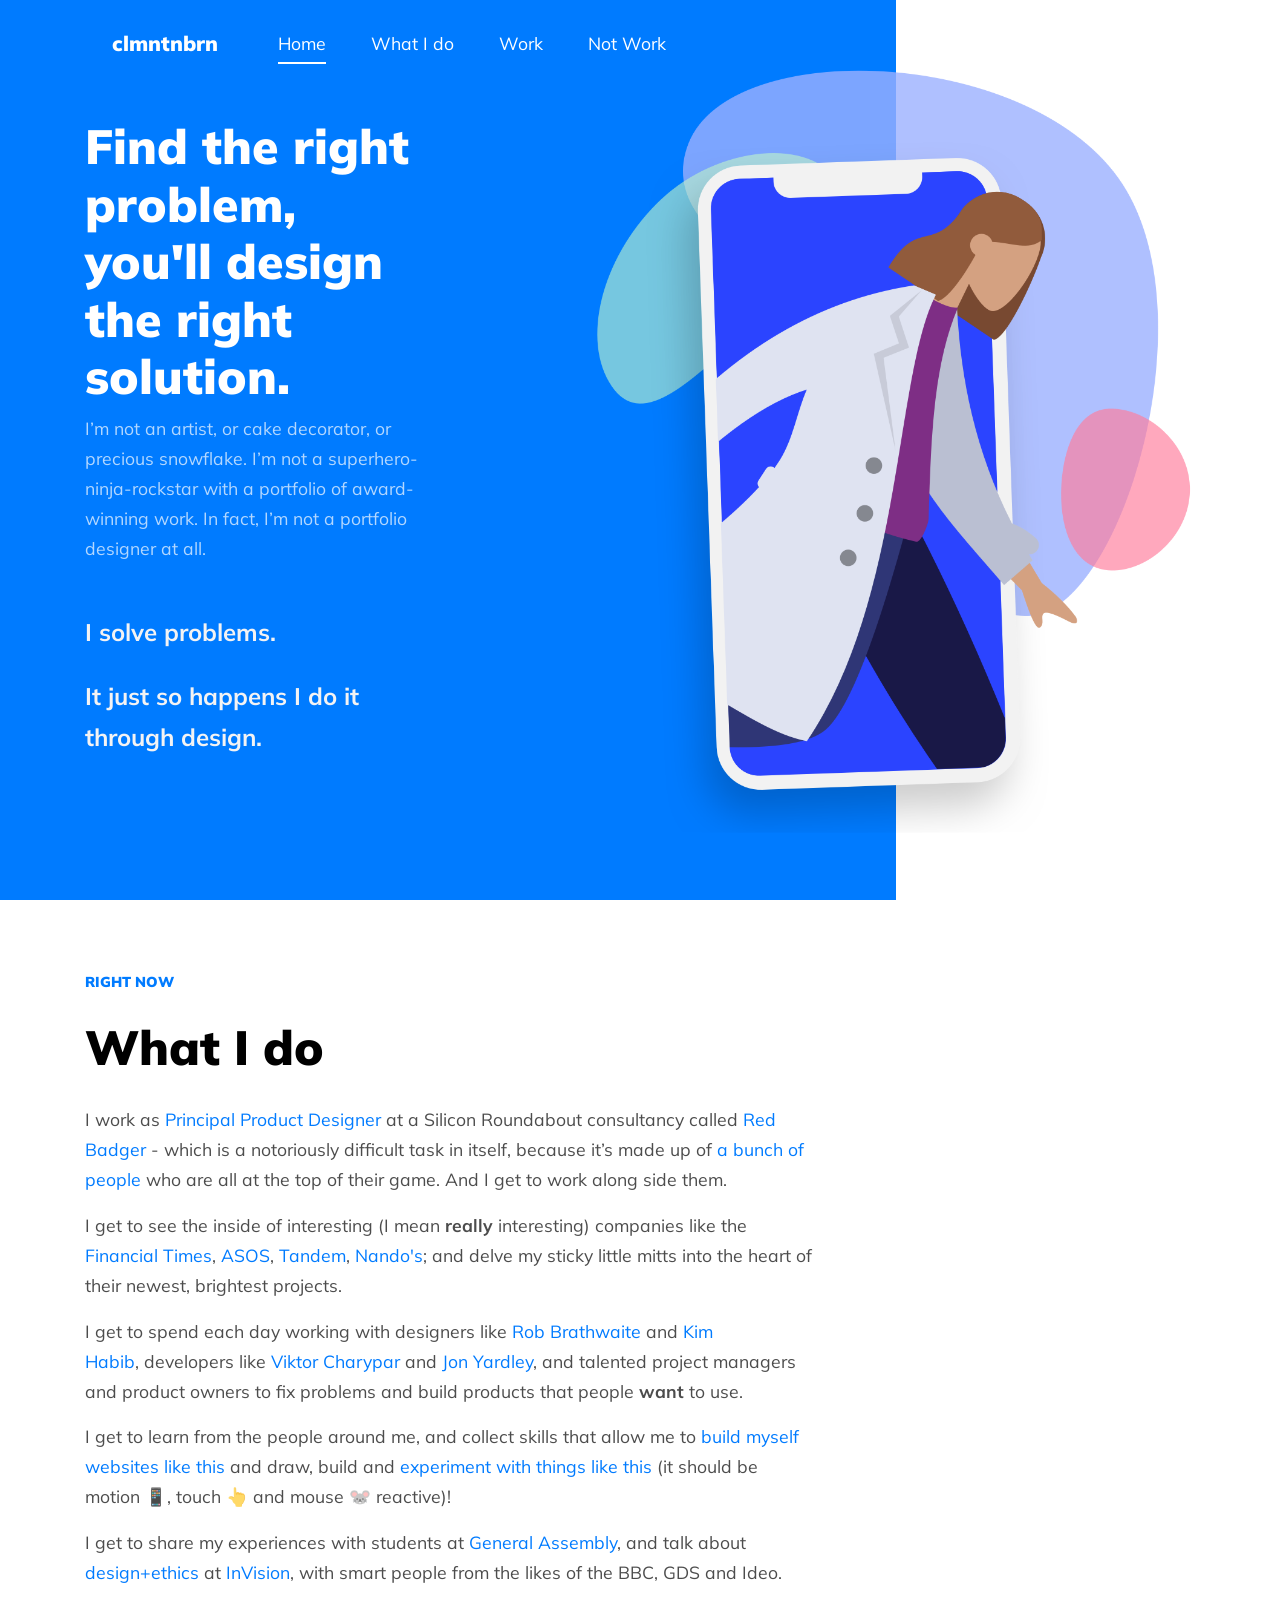
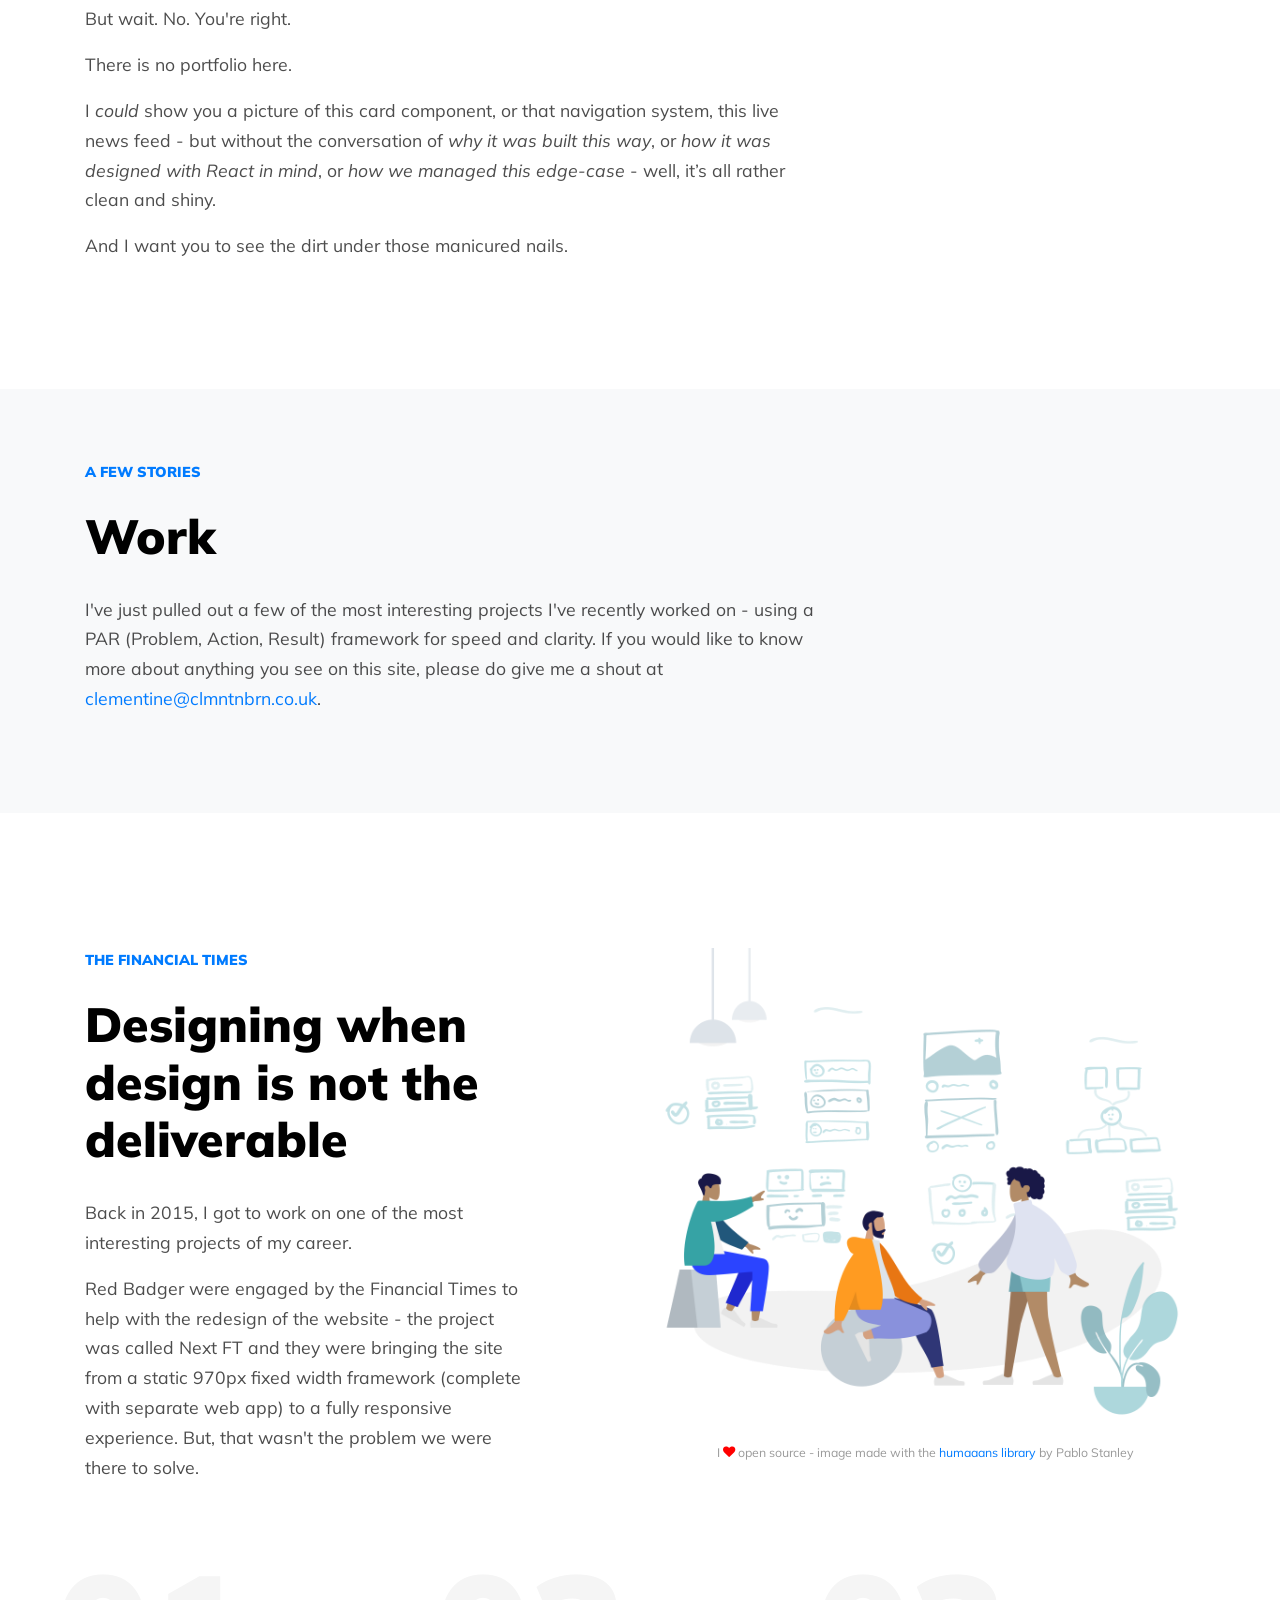
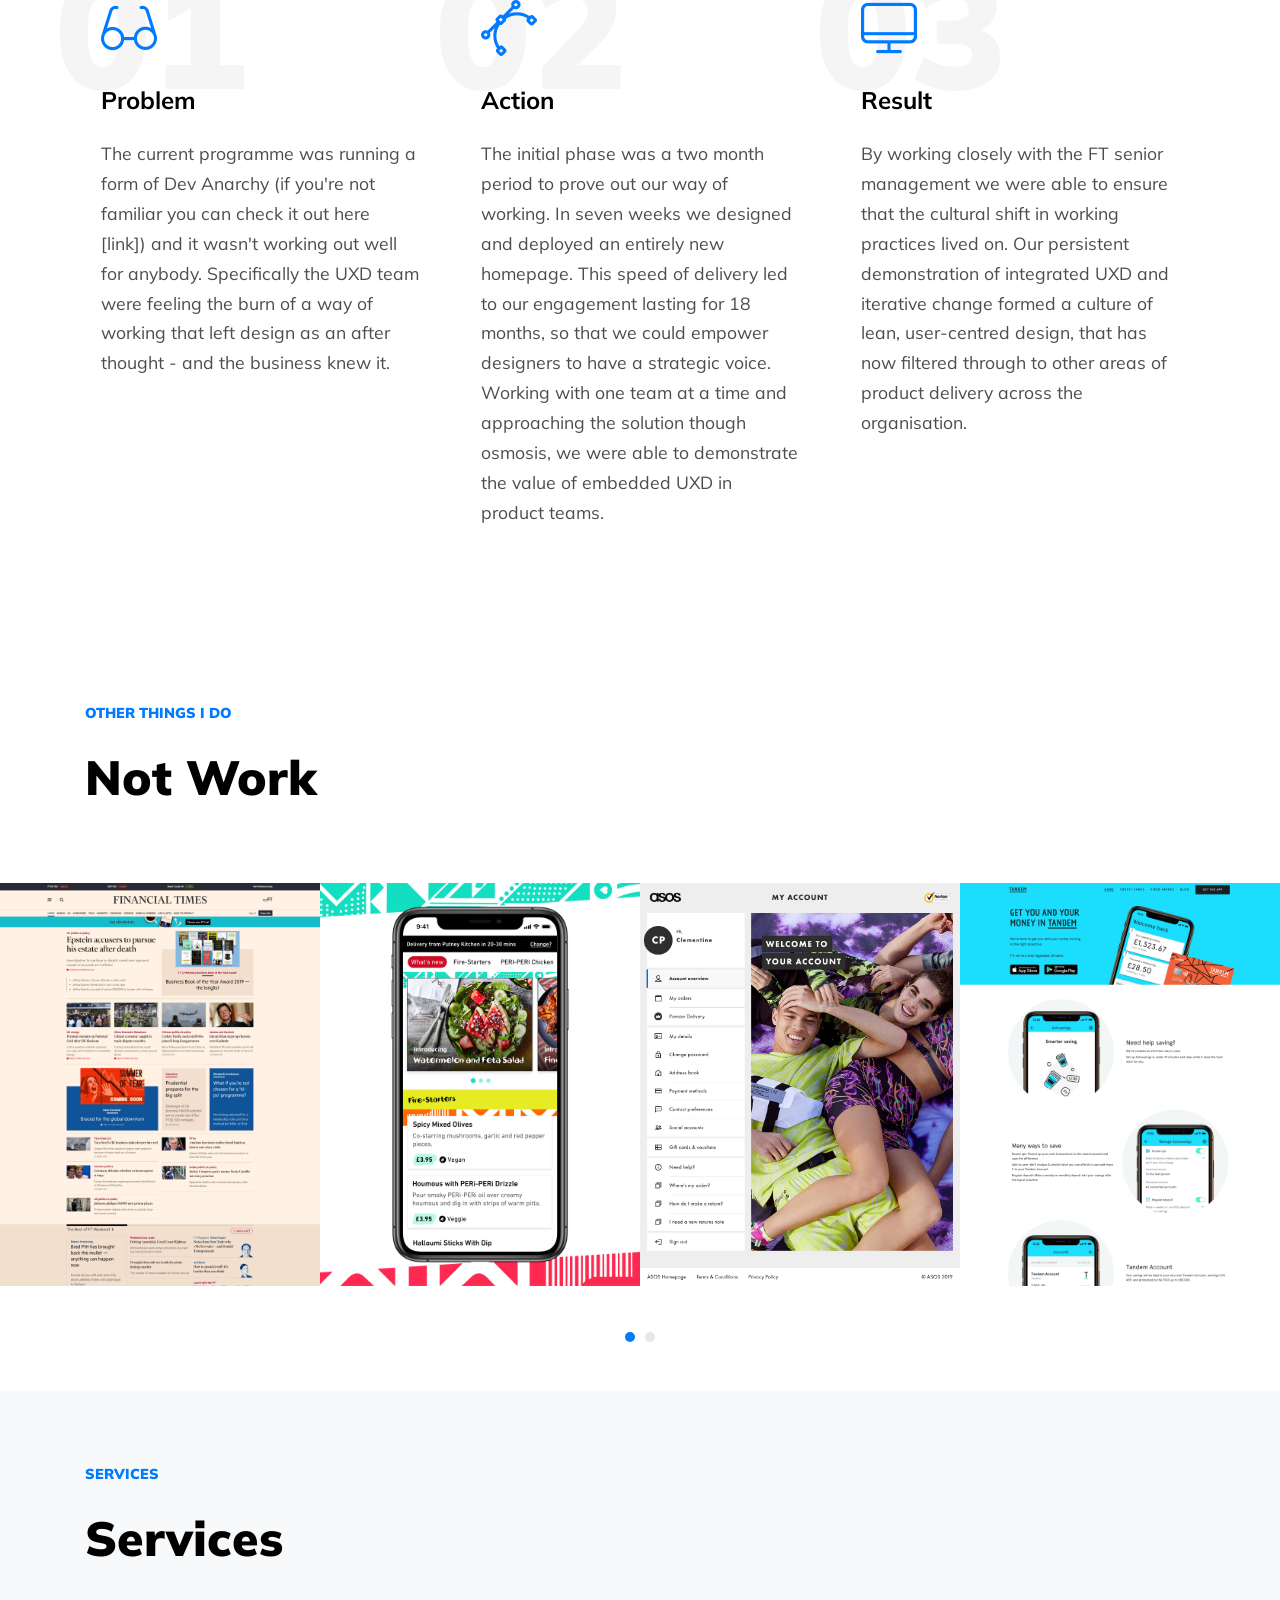
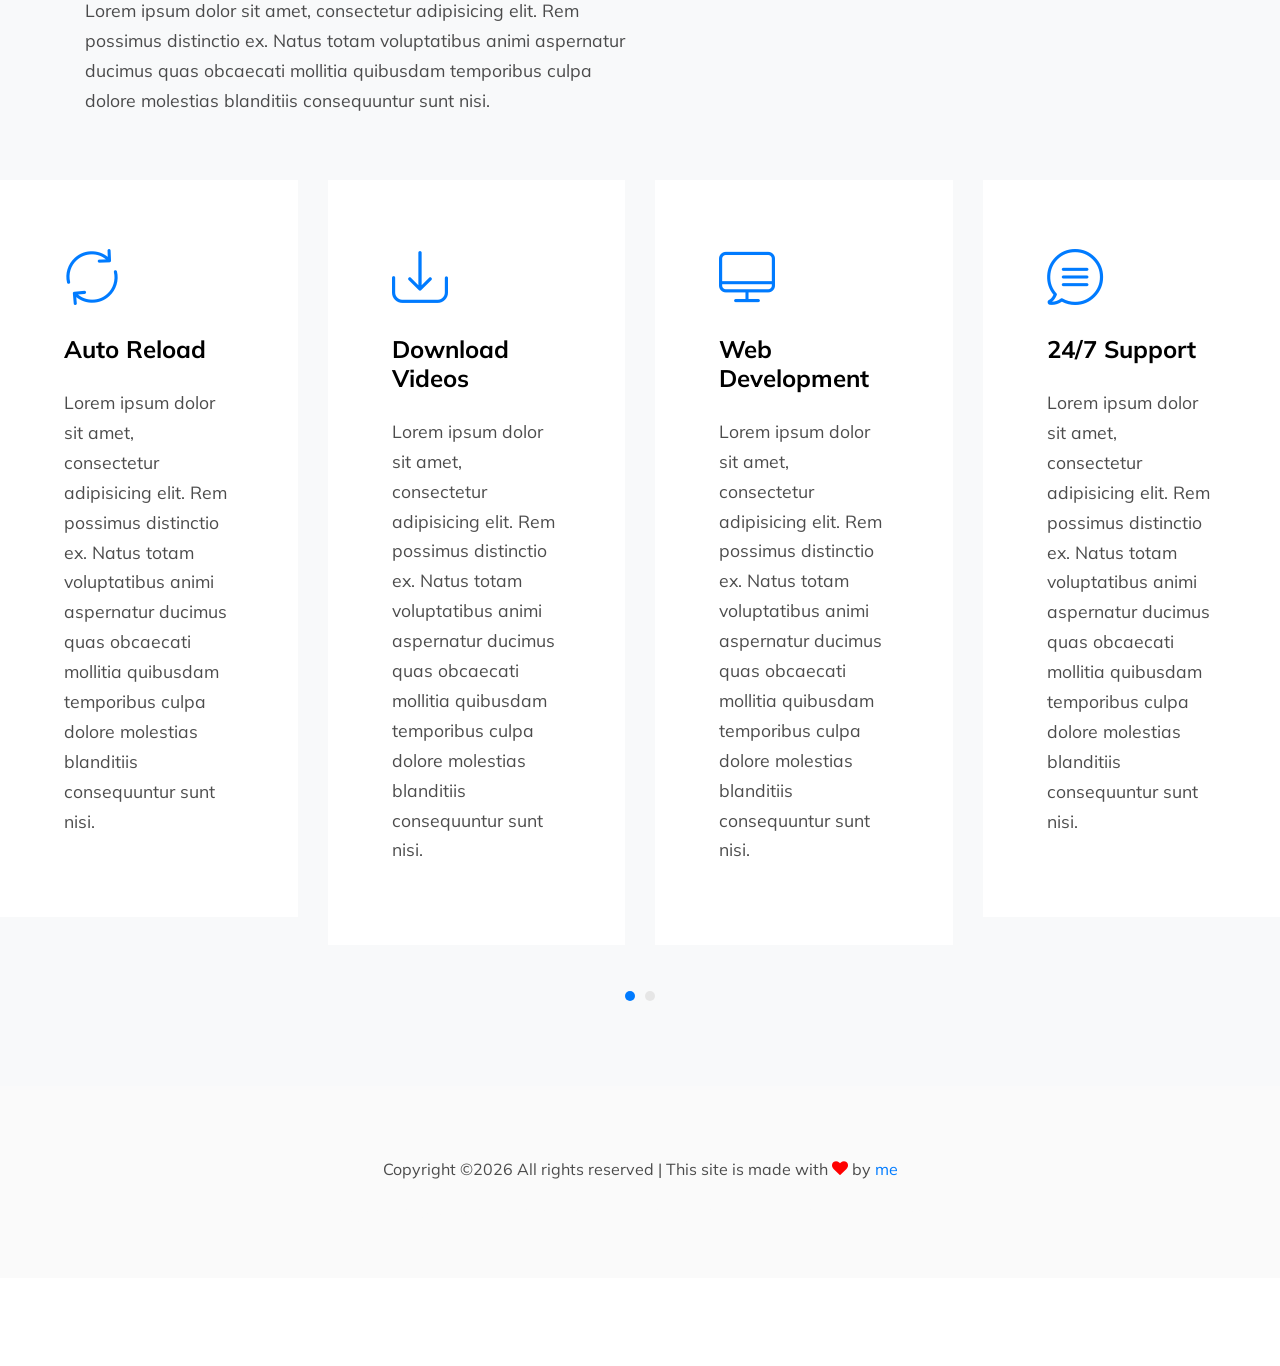
<file: index-v2.html>
<!DOCTYPE html>
<html lang="en">
  <head>
    <title>Clementine Brown &mdash; Principal Product Designer</title>
    <meta charset="utf-8">
    <meta name="viewport" content="width=device-width, initial-scale=1, shrink-to-fit=no">
    
    <link rel="shortcut icon" type="image/png" href="/favicon.png"/>
    <link href="https://fonts.googleapis.com/css?family=Muli:300,400,700,900" rel="stylesheet">
    <link rel="stylesheet" href="fonts/icomoon/style.css">

    <link rel="stylesheet" href="css/bootstrap.min.css">
    <link rel="stylesheet" href="css/jquery-ui.css">
    <link rel="stylesheet" href="css/owl.carousel.min.css">
    <link rel="stylesheet" href="css/owl.theme.default.min.css">
    <link rel="stylesheet" href="css/owl.theme.default.min.css">

    <link rel="stylesheet" href="css/jquery.fancybox.min.css">

    <link rel="stylesheet" href="css/bootstrap-datepicker.css">

    <link rel="stylesheet" href="fonts/flaticon/font/flaticon.css">

    <link rel="stylesheet" href="css/aos.css">

    <link rel="stylesheet" href="css/style.css">
    
  </head>
  <body data-spy="scroll" data-target=".site-navbar-target" data-offset="300">
  
  <div class="site-wrap">

    <div class="site-mobile-menu site-navbar-target">
      <div class="site-mobile-menu-header">
        <div class="site-mobile-menu-close mt-3">
          <span class="icon-close2 js-menu-toggle"></span>
        </div>
      </div>
      <div class="site-mobile-menu-body"></div>
    </div>
   
    
    <header class="site-navbar py-4 js-sticky-header site-navbar-target" role="banner">
      
      <div class="container-fluid">
        <div class="d-flex align-items-center">
          <div class="site-logo"><a href="index.html">clmntnbrn</a></div>
          <div>
            <nav class="site-navigation position-relative text-right" role="navigation">
              <ul class="site-menu main-menu js-clone-nav mr-auto d-none d-lg-block">
                <li><a href="#home-section" class="nav-link">Home</a></li>
                <li><a href="#what-i-do-section" class="nav-link">What I do</a></li>
                <li><a href="#work-section" class="nav-link">Work</a></li>
                <li><a href="#notwork-section" class="nav-link">Not Work</a></li>
                <!-- <li><a href="#process-section" class="nav-link">Process</a></li>
                <li><a href="#services-section" class="nav-link">Services</a></li> -->
              </ul>
            </nav>
          </div>
          <div class="ml-auto">
            <!-- <nav class="site-navigation position-relative text-right" role="navigation">
              <ul class="site-menu main-menu site-menu-dark js-clone-nav mr-auto d-none d-lg-block">
                <li class="cta"><a href="#contact-section" class="nav-link"><span class="rounded border border-primary">Contact</span></a></li>
              </ul>
            </nav> -->
            <a href="#" class="d-inline-block d-lg-none site-menu-toggle js-menu-toggle text-black float-right"><span class="icon-menu h3"></span></a>
          </div>
        </div>
      </div>
      
    </header>

    <div class="intro-section" id="home-section">
      <div class="container">
        <div class="row align-items-center">
          <div class="col-lg-4 mr-auto" data-aos="fade-up">
            <h1>Find the right problem, you'll design the right solution.</h1>
            <p class="mb-5">I’m not an artist, or cake decorator, or precious snowflake. I’m not a superhero-ninja-rockstar with a portfolio of award-winning work. In fact, I’m not a portfolio designer at all.</p>
            <p class="sub-title">I solve problems.</p>
            <p class="sub-title">It just so happens I do it through design.</p>
            <!-- <p><a href="#" class="btn btn-outline-light py-3 px-5">Get Started</a></p> -->

          </div>
          <div class="col-lg-2 ml-auto"  data-aos="fade-up" data-aos-delay="100">
            <picture class="img-absolute">
              <source srcset="images/clementine_brown.png" media="(max-width: 600px)">
              <img src="images/clementine_brown.png" alt="Image" class="img-fluid">
              <!-- <p class="small">I <i class="icon-heart icon-heart-lemon" aria-hidden="true"></i> love open source - image made with the <a href="https://www.humaaans.com/" target="_blank">humaaans library</a> by Pablo Stanley</p> -->
            </picture>
          </div>
        </div>
      </div>
    </div>

<!-- END INTRO -->

<!-- WHAT I DO -->

    <div class="site-section site-section-end" id="what-i-do-section"">
      <div class="container">
        <div class="row">
          <div class="col-lg-8  mb-5">
              <span class="section-sub-title d-block">Right now</span>
              <h2 class="section-title">What I do</h2>
              <p>I work as <a href="https://red-badger.com/people/clementine-brown" target="_blank"> Principal Product Designer</a> at a Silicon Roundabout consultancy called <a href="http://red-badger.com" target="_blank">Red Badger</a> - which is a notoriously difficult task in itself, because it’s made up of <a href="http://red-badger.com/about-us/people/" target="_blank">a bunch of people</a> who are all at the top of their game. And I get to work along side them.</p>
                <p>I get to see the inside of interesting (I mean <strong>really</strong> interesting) companies like the <a href="http://m.ft.com" target="_blank">Financial Times</a>, <a href="http://www.asos.com" target="_blank">ASOS</a>, <a href="https://tandem.co.uk" target="_blank">Tandem</a>, <a href="https://nandos.co.uk" target="_blank">Nando's</a>; and delve my sticky little mitts into the heart of their newest, brightest projects.</p>
                <p>I get to spend each day working with designers like <a href="https://red-badger.com/people/rob-brathwaite" target="_blank">Rob Brathwaite</a> and <a href="https://red-badger.com/people/kim-habib" target="_blank">Kim Habib</a>, developers like <a href="https://twitter.com/charypar" target="_blank">Viktor Charypar</a> and <a href="https://twitter.com/jonyardley" target="_blank">Jon Yardley</a>, and talented project managers and product owners to fix problems and build products that people <b>want</b> to use.</p>
                <p>I get to learn from the people around me, and collect skills that allow me to <a href="http://heartbreaklaunderette.co.uk" target="_blank">build myself websites like this</a> and draw, build and <a href="http://clmntnbrn.github.io/Jellyfish/" target="_blank">experiment with things like this</a> (it should be motion 📱, touch 👆 and mouse 🐭 reactive)!</p>
                <p>I get to share my experiences with students at <a href="https://generalassemb.ly/instructors/clementine-brown/8763" target="_blank">General Assembly</a>, and talk about <a href="https://nvite.com/DesignPlus/ovl7ed" target="_blank">design+ethics</a> at <a href="http://invisionapp.com" target="_blank">InVision</a>, with smart people from the likes of the BBC, GDS and Ideo.</p>
                <p>But wait. No. You're right.</p>
                <p>There is no portfolio here.</p>
                <p>I <i>could</i> show you a picture of this card component, or that navigation system, this live news feed - but without the conversation of <i>why it was built this way</i>, or <i>how it was designed with React in mind</i>, or <i>how we managed this edge-case</i> - well, it’s all rather clean and shiny.</p>
                <p>And I want you to see the dirt under those manicured nails.</p>
            </div>
        </div>
      </div>

<!-- END WHAT I DO -->


<div class="site-section section-1 work-section-cb bg-light" id="work-section">
  <div class="container">
    <div class="row">
      <div class="col-lg-8 mb-5">
        <span class="section-sub-title d-block">A few stories</span>
        <h2 class="section-title">Work</h2>
        <p>I've just pulled out a few of the most interesting projects I've recently worked on - using a PAR (Problem, Action, Result) framework for speed and clarity. If you would like to know more about anything you see on this site, please do give me a shout at <a href="mailto:clementine@clmntnbrn.co.uk?subject=Hello Clementine!" target="_blank">clementine@clmntnbrn.co.uk</a>. </p>
      </div>
    </div>
  </div> <!-- end container -->

  <!-- start carousel -->
  <!-- <div class="owl-carousel nonloop-block-13">
    
    <a class="work-thumb" href="images/ft_homepage.png" data-fancybox="gallery">
      <div class="work-text">
        <h3>Financial Times</h3>
        <span class="category">Adaptive redesign of a (very) old static site <br> for a media giant</span>
        </div>
        <img src="images/ft_homepage.png" alt="Image" class="img-fluid">
      </a> 
      
      <a class="work-thumb" href="images/nandos_app_order_menu.jpg" data-fancybox="gallery">
        <div class="work-text">
          <h3>Nando's</h3>
          <span class="category">Design and build of the order journey in <br>Nando's app</span>
          </div>
          <img src="images/nandos_app_order_menu.jpg" alt="Image" class="img-fluid">
        </a> 
        
        <a class="work-thumb" href="images/asos_my_account.png"  data-fancybox="gallery">
          <div class="work-text">
            <h3>Asos</h3>
            <span class="category">Responsive redesign of the My Account section</span>
          </div>
          <img src="images/asos_my_account.png" alt="Image" class="img-fluid">
        </a>
        
        <a class="work-thumb" href="images/tandem_app.png"  data-fancybox="gallery">
          <div class="work-text">
            <h3>Tandem bank</h3>
            <span class="category">Discovery phase for an in-app offering</span>
          </div>
          <img src="images/tandem_app.png" alt="Image" class="img-fluid">
        </a>
        
        <a class="work-thumb" href="images/pride_london.png"  data-fancybox="gallery">
          <div class="work-text">
            <h3>Pride London</h3>
            <span class="category">Full redesign and replatform for the festival app</span>
          </div>
          <img src="images/pride_london.png" alt="Image" class="img-fluid">
        </a>
        
      </div> end carousel -->
      
    </div>
    
    <!-- END WORK SECTION -->
    
    <!-- FINANCIAL TIMES -->
    
    <div class="site-section section-1">
      <div class="container">
        <div class="row">
          <div class="col-lg-5 mr-auto mb-5">
            <div class="mb-5">
              <p class="section-sub-title d-block">THE FINANCIAL TIMES</p>
              <h2 class="section-title">Designing when design is not the deliverable</h2>
              <p>Back in 2015, I got to work on one of the most interesting projects of my career.</p>
              <p>Red Badger were engaged by the Financial Times to help with the redesign of the website - the project was
                called Next FT and they were bringing the site from a static 970px fixed width framework (complete with
                separate web app) to a fully responsive experience. But, that wasn't the problem we were there to solve.
              </p>
            </div>
            <!-- start stats -->
            <!-- <div class="row">
            <div class="col-lg-6">
              <div class="counter d-flex align-items-start mb-5" data-aos="fade-up" data-aos-delay="">
                <div class="icon-wrap"><span class="flaticon-chat text-primary"></span></div>
                <div class="counter-text">
                  <strong>30%</strong>
                  <span>Increased reader engagement</span>
                </div>
              </div>
            </div>
          
            <div class="col-lg-6">
              <div class="counter d-flex align-items-start mb-5" data-aos="fade-up" data-aos-delay="200">
                <div class="icon-wrap"><span class="flaticon-monitor text-primary"></span></div>
                <div class="counter-text">
                  <strong>1.5s</strong>
                  <span>One of the fastest news sites in the world</span>
                </div>
              </div>
            </div>
          </div> -->
          <!-- end stats -->
          </div> <!-- end col -->
    
          <div class="col-lg-6">
            <div class="image-absolute-box">
              <img src="images/financial-times-ideation.png" alt="Image" class="img-fluid">
              <p class="small">I <i class="icon-heart" aria-hidden="true"></i> open source - image made with the <a
                  href="https://www.humaaans.com/" target="_blank">humaaans library</a> by Pablo Stanley</p>
            </div>
          </div>
        </div> <!-- end row -->
    
        <div class="row">
          <div class="col-lg-4" data-aos="fade-up" data-aos-delay="">
            <div class="process p-3">
              <span class="number">01</span>
              <div>
                <span class="flaticon-glasses display-4 text-primary mb-4 d-inline-block"></span>
                <h3>Problem</h3>
                <p>The current programme was running a form of Dev Anarchy (if you're not familiar you can check it out here
                  [link]) and it wasn't working out well for anybody. Specifically the UXD team were feeling the burn of a
                  way of working that left design as an after thought - and the business knew it. </p>
              </div>
            </div>
          </div>
    
          <div class="col-lg-4" data-aos="fade-up" data-aos-delay="100">
            <div class="process p-3">
              <span class="number">02</span>
              <div>
                <span class="flaticon-vector display-4 text-primary mb-4 d-inline-block"></span>
                <h3>Action</h3>
                <p>The initial phase was a two month period to prove out our way of working. In seven weeks we designed and
                  deployed an entirely new homepage. This speed of delivery led to our engagement lasting for 18 months, so
                  that we could empower designers to have a strategic voice. Working with one team at a time and approaching
                  the solution though osmosis, we were able to demonstrate the value of embedded UXD in product teams.</p>
              </div>
            </div>
          </div>
    
          <div class="col-lg-4" data-aos="fade-up" data-aos-delay="200">
            <div class="process p-3">
              <span class="number">03</span>
              <div>
                <span class="flaticon-monitor display-4 text-primary mb-4 d-inline-block"></span>
                <h3>Result</h3>
                <p>By working closely with the FT senior management we were able to ensure that the cultural shift in
                  working practices lived on. Our persistent demonstration of integrated UXD and iterative change formed a
                  culture of lean, user-centred design, that has now filtered through to other areas of product delivery
                  across the organisation.</p>
              </div>
            </div>
          </div>
        </div> <!-- end row -->
      </div> <!-- end container -->
    </div> <!-- end section -->
    
    <!-- END FINANCIAL TIMES -->

    <!-- START NOTWORK SECTION -->

    <div class="site-section section-2 work-section-cb" id="notwork-section">
        <div class="container">
          <div class="row">
            <div class="col-lg-6 mb-5">
              <span class="section-sub-title d-block">Other things I do</span>
              <h2 class="section-title">Not Work</h2>
              <!-- <p>Lorem ipsum dolor sit amet, consectetur adipisicing elit. Rem possimus distinctio ex. Natus totam voluptatibus animi aspernatur ducimus quas obcaecati mollitia quibusdam temporibus culpa dolore molestias blanditiis consequuntur sunt nisi.</p> -->
            </div>
          </div>
  
        </div>
  
        <div class="owl-carousel nonloop-block-13">
  
            <a class="work-thumb" href="images/ft_homepage.png" data-fancybox="gallery">
              <div class="work-text">
                <h3>Financial Times</h3>
                <span class="category">Adaptive redesign of a (very) old static site <br> for a media giant</span>
                <!-- <h4>My role</h4>
                <span class="role">Lead designer for the Homepage stream</span> -->
              </div>
              <img src="images/ft_homepage.png" alt="Image" class="img-fluid">
            </a> 
  
            <a class="work-thumb" href="images/nandos_app_order_menu.jpg" data-fancybox="gallery">
              <div class="work-text">
                <h3>Nando's</h3>
                <span class="category">Design and build of the order journey in <br>Nando's app</span>
                <!-- <h4>My role</h4>
                <span class="role">Principal designer, responsible for <br>flexible, scalabe design system and style guide</span> -->
              </div>
              <img src="images/nandos_app_order_menu.jpg" alt="Image" class="img-fluid">
            </a> 
  
            <a class="work-thumb" href="images/asos_my_account.png"  data-fancybox="gallery">
              <div class="work-text">
                <h3>Asos</h3>
                <span class="category">Responsive redesign of the My Account section</span>
              </div>
              <img src="images/asos_my_account.png" alt="Image" class="img-fluid">
            </a>
  
            <a class="work-thumb" href="images/tandem_app.png"  data-fancybox="gallery">
              <div class="work-text">
                <h3>Tandem bank</h3>
                <span class="category">Discovery phase for an in-app offering</span>
              </div>
              <img src="images/tandem_app.png" alt="Image" class="img-fluid">
            </a>
  
            <a class="work-thumb" href="images/pride_london.png"  data-fancybox="gallery">
              <div class="work-text">
                <h3>Pride London</h3>
                <span class="category">Full redesign and replatform for the festival app</span>
              </div>
              <img src="images/pride_london.png" alt="Image" class="img-fluid">
            </a>
  
            <!-- <a class="work-thumb" href="images/asos_my_account.png"  data-fancybox="gallery">
              <div class="work-text">
                <h3>Work Name Here</h3>
                <span class="category">Design</span>
              </div>
              <img src="images/asos_my_account.png" alt="Image" class="img-fluid">
            </a> -->
        </div>
  
      </div>
  
      <!-- END NOT WORK SECTION -->


    <div class="site-section bg-light" id="services-section">
      <div class="container">
        <div class="row">
          <div class="col-lg-6 mb-5">
            <span class="section-sub-title d-block">Services</span>
            <h2 class="section-title">Services</h2>
            <p>Lorem ipsum dolor sit amet, consectetur adipisicing elit. Rem possimus distinctio ex. Natus totam voluptatibus animi aspernatur ducimus quas obcaecati mollitia quibusdam temporibus culpa dolore molestias blanditiis consequuntur sunt nisi.</p>
          </div>
        </div>

      </div>
        
      <div class="owl-carousel nonloop-block-14">
        
        <div class="service">
          <div>
            <span class="flaticon-reload display-4 text-primary mb-4 d-inline-block"></span>
            <h3>Auto Reload</h3>
            <p>Lorem ipsum dolor sit amet, consectetur adipisicing elit. Rem possimus distinctio ex. Natus totam voluptatibus animi aspernatur ducimus quas obcaecati mollitia quibusdam temporibus culpa dolore molestias blanditiis consequuntur sunt nisi.</p>
          </div>
        </div>


        <div class="service">
          <div>
            <span class="flaticon-download display-4 text-primary mb-4 d-inline-block"></span>
            <h3>Download Videos</h3>
            <p>Lorem ipsum dolor sit amet, consectetur adipisicing elit. Rem possimus distinctio ex. Natus totam voluptatibus animi aspernatur ducimus quas obcaecati mollitia quibusdam temporibus culpa dolore molestias blanditiis consequuntur sunt nisi.</p>
          </div>
        </div>

        <div class="service">
          <div>
            <span class="flaticon-monitor display-4 text-primary mb-4 d-inline-block"></span>
            <h3>Web Development</h3>
            <p>Lorem ipsum dolor sit amet, consectetur adipisicing elit. Rem possimus distinctio ex. Natus totam voluptatibus animi aspernatur ducimus quas obcaecati mollitia quibusdam temporibus culpa dolore molestias blanditiis consequuntur sunt nisi.</p>
          </div>
        </div>

        <div class="service">
          <div>
            <span class="flaticon-chat display-4 text-primary mb-4 d-inline-block"></span>
            <h3>24/7 Support</h3>
            <p>Lorem ipsum dolor sit amet, consectetur adipisicing elit. Rem possimus distinctio ex. Natus totam voluptatibus animi aspernatur ducimus quas obcaecati mollitia quibusdam temporibus culpa dolore molestias blanditiis consequuntur sunt nisi.</p>
          </div>
        </div>

        <div class="service">
          <div>
            <span class="flaticon-glasses display-4 text-primary mb-4 d-inline-block"></span>
            <h3>Research</h3>
            <p>Lorem ipsum dolor sit amet, consectetur adipisicing elit. Rem possimus distinctio ex. Natus totam voluptatibus animi aspernatur ducimus quas obcaecati mollitia quibusdam temporibus culpa dolore molestias blanditiis consequuntur sunt nisi.</p>
          </div>
        </div>

        <div class="service">
          <div>
            <span class="flaticon-vector display-4 text-primary mb-4 d-inline-block"></span>
            <h3>Creative Design</h3>
            <p>Lorem ipsum dolor sit amet, consectetur adipisicing elit. Rem possimus distinctio ex. Natus totam voluptatibus animi aspernatur ducimus quas obcaecati mollitia quibusdam temporibus culpa dolore molestias blanditiis consequuntur sunt nisi.</p>
          </div>
        </div>



      </div>

    </div>


    <!-- <div class="site-section" id="contact-section">
      <div class="container">

        <div class="row justify-content-center">
          <div class="col-md-7">


            
            <h2 class="section-title mb-3">Message Us</h2>
            <p class="mb-5">Natus totam voluptatibus animi aspernatur ducimus quas obcaecati mollitia quibusdam temporibus culpa dolore molestias blanditiis consequuntur sunt nisi.</p>
          
            <form method="post" data-aos="fade">
              <div class="form-group row">
                <div class="col-md-6 mb-3 mb-lg-0">
                  <input type="text" class="form-control" placeholder="First name">
                </div>
                <div class="col-md-6">
                  <input type="text" class="form-control" placeholder="Last name">
                </div>
              </div>

              <div class="form-group row">
                <div class="col-md-12">
                  <input type="text" class="form-control" placeholder="Subject">
                </div>
              </div>

              <div class="form-group row">
                <div class="col-md-12">
                  <input type="email" class="form-control" placeholder="Email">
                </div>
              </div>
              <div class="form-group row">
                <div class="col-md-12">
                  <textarea class="form-control" id="" cols="30" rows="10" placeholder="Write your message here."></textarea>
                </div>
              </div>

              <div class="form-group row">
                <div class="col-md-6">
                  
                  <input type="submit" class="btn btn-primary py-3 px-5 btn-block" value="Send Message">
                </div>
              </div>

            </form>
          </div>
        </div>
      </div>
    </div> -->

  
     
    <footer class="footer-section text-center">  
      <div class="row">
        <div class="col-md-12">
          <div>
            <p>
              <!-- Link back to Colorlib can't be removed. Template is licensed under CC BY 3.0. -->
              Copyright &copy;<script>document.write(new Date().getFullYear());</script> All rights reserved | This site is made with <i class="icon-heart" aria-hidden="true"></i> by <a href="#home-section" class="mr-auto">me</a>
              <!-- Link back to Colorlib can't be removed. Template is licensed under CC BY 3.0. -->
            </p>
            <p class="footer-invis">
              <!-- Link back to Colorlib can't be removed. Template is licensed under CC BY 3.0. -->
              Copyright &copy;<script>document.write(new Date().getFullYear());</script> All rights reserved | This template is made with love by <a href="https://colorlib.com" target="_blank" >Colorlib</a>
              <!-- Link back to Colorlib can't be removed. Template is licensed under CC BY 3.0. -->
            </p>
          </div>
        </div>
      </div>
    </footer>

  
    
  </div> <!-- .site-wrap -->

  <script src="js/jquery-3.3.1.min.js"></script>
  <script src="js/jquery-migrate-3.0.1.min.js"></script>
  <script src="js/jquery-ui.js"></script>
  <script src="js/popper.min.js"></script>
  <script src="js/bootstrap.min.js"></script>
  <script src="js/owl.carousel.min.js"></script>
  <script src="js/jquery.stellar.min.js"></script>
  <script src="js/jquery.countdown.min.js"></script>
  <script src="js/bootstrap-datepicker.min.js"></script>
  <script src="js/jquery.easing.1.3.js"></script>
  <script src="js/aos.js"></script>
  <script src="js/jquery.fancybox.min.js"></script>
  <script src="js/jquery.sticky.js"></script>

  
  <script src="js/main.js"></script>
    
  </body>
</html>
</file>
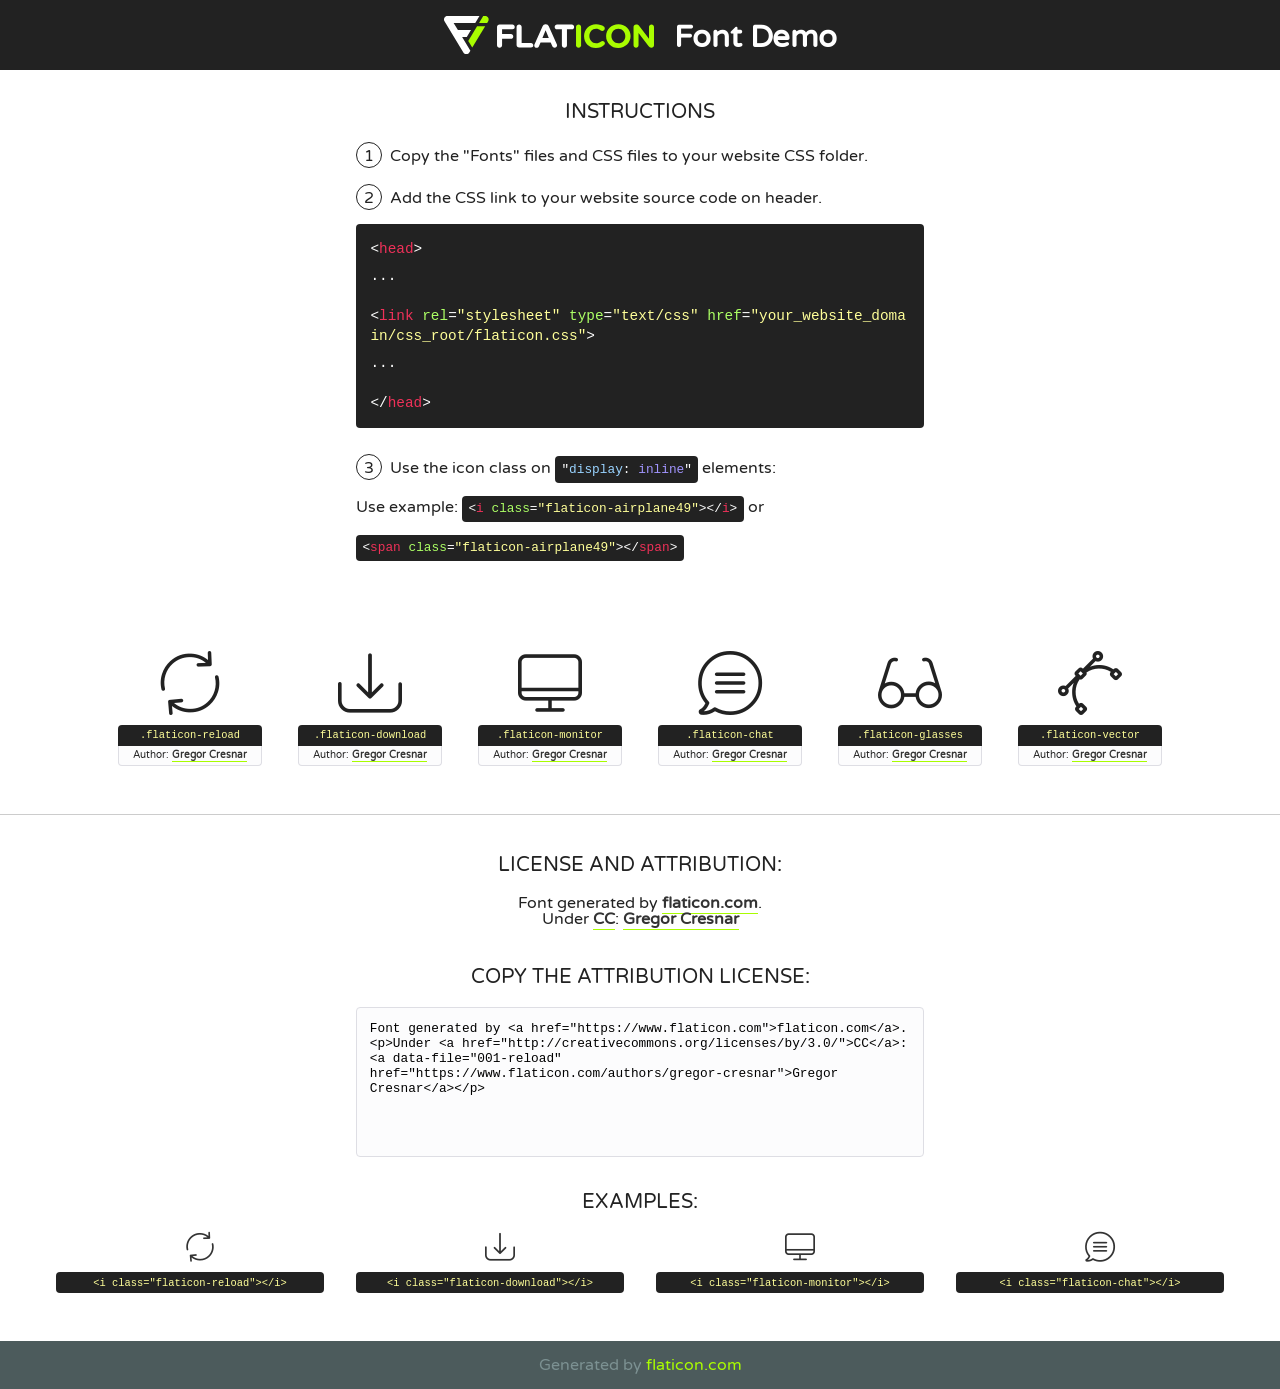
<file: fonts/flaticon/font/flaticon.html>
<!DOCTYPE html>
<!--
  Flaticon icon font: Flaticon
  Creation date: 21/03/2019 11:46
-->
<html>
<!DOCTYPE html>
<html>

<head>
    <title>Flaticon WebFont</title>
    <link href="http://fonts.googleapis.com/css?family=Varela+Round" rel="stylesheet" type="text/css" />
    <link rel="stylesheet" type="text/css" href="flaticon.css">
    <meta charset="UTF-8">
    <style>
    html, body, div, span, applet, object, iframe,
    h1, h2, h3, h4, h5, h6, p, blockquote, pre,
    a, abbr, acronym, address, big, cite, code,
    del, dfn, em, img, ins, kbd, q, s, samp,
    small, strike, strong, sub, sup, tt, var,
    b, u, i, center,
    dl, dt, dd, ol, ul, li,
    fieldset, form, label, legend,
    table, caption, tbody, tfoot, thead, tr, th, td,
    article, aside, canvas, details, embed, 
    figure, figcaption, footer, header, hgroup, 
    menu, nav, output, ruby, section, summary,
    time, mark, audio, video {
        margin: 0;
        padding: 0;
        border: 0;
        font-size: 100%;
        font: inherit;
        vertical-align: baseline;
    }
    /* HTML5 display-role reset for older browsers */
    article, aside, details, figcaption, figure, 
    footer, header, hgroup, menu, nav, section {
        display: block;
    }
    body {
        line-height: 1;
    }
    ol, ul {
        list-style: none;
    }
    blockquote, q {
        quotes: none;
    }
    blockquote:before, blockquote:after,
    q:before, q:after {
        content: '';
        content: none;
    }
    table {
        border-collapse: collapse;
        border-spacing: 0;
    }
    body {
        font-family: 'Varela Round', Helvetica, Arial, sans-serif;
        font-size: 16px;
        color: #222;
    }
    a {
        color: #333;
        border-bottom: 1px solid #a9fd00;
        font-weight: bold;
        text-decoration: none;
    }
    * {
        -moz-box-sizing: border-box;
        -webkit-box-sizing: border-box;
        box-sizing: border-box;
        margin: 0;
        padding: 0;
    }
    [class^="flaticon-"]:before, [class*=" flaticon-"]:before, [class^="flaticon-"]:after, [class*=" flaticon-"]:after {
        font-family: Flaticon;
        font-size: 30px;
        font-style: normal;
        margin-left: 20px;
        color: #333;
    }
    .wrapper {
        max-width: 600px;
        margin: auto;
        padding: 0 1em;
    }
    .title {
        font-size: 1.25em;
        text-align: center;
        margin-bottom: 1em;
        text-transform: uppercase;
    }
    header {
        text-align: center;
        background-color: #222;
        color: #fff;
        padding: 1em;
    }
    header .logo {
        width: 210px;
        height: 38px;
        display: inline-block;
        vertical-align: middle;
        margin-right: 1em;
        border: none;
    }
    header strong {
        font-size: 1.95em;
        font-weight: bold;
        vertical-align: middle;
        margin-top: 5px;
        display: inline-block;
    }
    .demo {
        margin: 2em auto;
        line-height: 1.25em;
    }
    .demo ul li {
        margin-bottom: 1em;
    }
    .demo ul li .num {
        color: #222;
        border-radius: 20px;
        display: inline-block;
        width: 26px;
        padding: 3px;
        height: 26px;
        text-align: center;
        margin-right: 0.5em;
        border: 1px solid #222;
    }
    .demo ul li code {
        background-color: #222;
        border-radius: 4px;
        padding: 0.25em 0.5em;
        display: inline-block;
        color: #fff;
        font-family: Consolas,Monaco,Lucida Console,Liberation Mono,DejaVu Sans Mono,Bitstream Vera Sans Mono,Courier New, monospace;
        font-weight: lighter;
        margin-top: 1em;
        font-size: 0.8em;
        word-break: break-all;
    }
    .demo ul li code.big {
        padding: 1em;
        font-size: 0.9em;
    }
    .demo ul li code .red {
        color: #EF3159;
    }
    .demo ul li code .green {
        color: #ACFF65;
    }
    .demo ul li code .yellow {
        color: #FFFF99;
    }
    .demo ul li code .blue {
        color: #99D3FF;
    }
    .demo ul li code .purple {
        color: #A295FF;
    }
    .demo ul li code .dots {
        margin-top: 0.5em;
        display: block;
    }
    #glyphs {
        border-bottom: 1px solid #ccc;
        padding: 2em 0;
        text-align: center;
    }
    .glyph {
        display: inline-block;
        width: 9em;
        margin: 1em;
        text-align: center;
        vertical-align: top;
        background: #FFF;
    }
    .glyph .glyph-icon {
        padding: 10px;
        display: block;
        font-family:"Flaticon";
        font-size: 64px;
        line-height: 1;
    }
    .glyph .glyph-icon:before {
        font-size: 64px;
        color: #222;
        margin-left: 0;
    }
    .class-name {
        font-size: 0.65em;
        background-color: #222;
        color: #fff;
        border-radius: 4px 4px 0 0;
        padding: 0.5em;
        color: #FFFF99;
        font-family: Consolas,Monaco,Lucida Console,Liberation Mono,DejaVu Sans Mono,Bitstream Vera Sans Mono,Courier New, monospace;
    }
    .author-name {
        font-size: 0.6em;
        background-color: #fcfcfd;
        border: 1px solid #DEDEE4;
        border-top: 0;
        border-radius: 0 0 4px 4px;
        padding: 0.5em;
    }
    .class-name:last-child {
        font-size: 10px;
        color:#888;
    }
    .class-name:last-child a {
        font-size: 10px;
        color:#555;
    }
    .class-name:last-child a:hover {
        color:#a9fd00;
    }
    .glyph > input {
        display: block;
        width: 100px;
        margin: 5px auto;
        text-align: center;
        font-size: 12px;
        cursor: text;
    }
    .glyph > input.icon-input {
        font-family:"Flaticon";
        font-size: 16px;
        margin-bottom: 10px;
    }
    .attribution .title {
        margin-top: 2em;
    }
    .attribution textarea {
        background-color: #fcfcfd;
        padding: 1em;
        border: none;
        box-shadow: none;
        border: 1px solid #DEDEE4;
        border-radius: 4px;
        resize: none;
        width: 100%;
        height: 150px;
        font-size: 0.8em;
        font-family: Consolas,Monaco,Lucida Console,Liberation Mono,DejaVu Sans Mono,Bitstream Vera Sans Mono,Courier New, monospace;
        -webkit-appearance: none;
    }
    .iconsuse {
        margin: 2em auto;
        text-align: center;
        max-width: 1200px;
    }
    .iconsuse:after {
        content: '';
        display: table;
        clear: both;
    }
    .iconsuse .image {
        float: left;
        width: 25%;
        padding: 0 1em;
    }
    .iconsuse .image p {
        margin-bottom: 1em;
    }
    .iconsuse .image span {
        display: block;
        font-size: 0.65em;
        background-color: #222;
        color: #fff;
        border-radius: 4px;
        padding: 0.5em;
        color: #FFFF99;
        margin-top: 1em;
        font-family: Consolas,Monaco,Lucida Console,Liberation Mono,DejaVu Sans Mono,Bitstream Vera Sans Mono,Courier New, monospace;
    }
    #footer {
        text-align: center;
        background-color: #4C5B5C;
        color: #7c9192;
        padding: 1em;
    }
    #footer a {
        border: none;
        color: #a9fd00;
        font-weight: normal;
    }
    @media (max-width: 960px) {
        .iconsuse .image {
            width: 50%;
        }
    }
    @media (max-width: 560px) {
        .iconsuse .image {
            width: 100%;
        }
    }
    </style>
</head>

<body class="characters-off">

    <header>
        <a href="https://www.flaticon.com" target="_blank" class="logo">
            <svg version="1.1" xmlns="http://www.w3.org/2000/svg" xmlns:xlink="http://www.w3.org/1999/xlink" xmlns:a="http://ns.adobe.com/AdobeSVGViewerExtensions/3.0/" viewBox="0 0 560.875 102.036" enable-background="new 0 0 560.875 102.036" xml:space="preserve">
                <defs>
                </defs>
                <g>
                    <g class="letters">
                        <path fill="#ffffff" d="M141.596,29.675c0-3.777,2.985-6.767,6.764-6.767h34.438c3.426,0,6.15,2.728,6.15,6.15
                        c0,3.43-2.724,6.149-6.15,6.149h-27.674v13.091h23.719c3.429,0,6.151,2.724,6.151,6.15c0,3.43-2.723,6.149-6.151,6.149h-23.719
                        v17.574c0,3.773-2.986,6.761-6.764,6.761c-3.779,0-6.764-2.989-6.764-6.761V29.675z"></path>
                        <path fill="#ffffff" d="M193.844,29.149c0-3.781,2.985-6.767,6.764-6.767c3.776,0,6.763,2.985,6.763,6.767v42.957h25.039
                        c3.426,0,6.149,2.726,6.149,6.153c0,3.425-2.723,6.15-6.149,6.15h-31.802c-3.779,0-6.764-2.986-6.764-6.768V29.149z"></path>
                        <path fill="#ffffff" d="M241.891,75.71l21.438-48.407c1.492-3.341,4.215-5.357,7.906-5.357h0.792
                        c3.686,0,6.323,2.017,7.815,5.357l21.439,48.407c0.436,0.967,0.701,1.845,0.701,2.723c0,3.602-2.809,6.501-6.414,6.501
                        c-3.161,0-5.269-1.845-6.499-4.655l-4.132-9.661h-27.059l-4.301,10.102c-1.144,2.631-3.426,4.214-6.237,4.214
                        c-3.517,0-6.24-2.81-6.24-6.325C241.1,77.64,241.451,76.677,241.891,75.71z M279.932,58.666l-8.521-20.297l-8.526,20.297H279.932
                        z"></path>
                        <path fill="#ffffff" d="M314.864,35.387H301.86c-3.429,0-6.239-2.813-6.239-6.238c0-3.429,2.811-6.24,6.239-6.24h39.533
                        c3.426,0,6.237,2.811,6.237,6.24c0,3.425-2.811,6.238-6.237,6.238h-13.001v42.785c0,3.773-2.99,6.761-6.764,6.761
                        c-3.779,0-6.764-2.989-6.764-6.761V35.387z"></path>
                        <path fill="#A9FD00" d="M352.615,29.149c0-3.781,2.985-6.767,6.767-6.767c3.774,0,6.761,2.985,6.761,6.767v49.024
                        c0,3.773-2.987,6.761-6.761,6.761c-3.781,0-6.767-2.989-6.767-6.761V29.149z"></path>
                        <path fill="#A9FD00" d="M374.132,53.836v-0.179c0-17.481,13.178-31.801,32.065-31.801c9.22,0,15.459,2.458,20.557,6.238
                        c1.402,1.054,2.637,2.985,2.637,5.357c0,3.692-2.985,6.59-6.681,6.59c-1.845,0-3.071-0.702-4.044-1.319
                        c-3.776-2.813-7.729-4.393-12.562-4.393c-10.364,0-17.831,8.611-17.831,19.154v0.173c0,10.542,7.291,19.329,17.831,19.329
                        c5.715,0,9.492-1.756,13.359-4.834c1.049-0.874,2.458-1.491,4.039-1.491c3.429,0,6.325,2.813,6.325,6.236
                        c0,2.106-1.056,3.78-2.282,4.834c-5.539,4.834-12.036,7.733-21.878,7.733C387.572,85.464,374.132,71.493,374.132,53.836z"></path>
                        <path fill="#A9FD00" d="M433.009,53.836v-0.179c0-17.481,13.79-31.801,32.766-31.801c18.981,0,32.592,14.143,32.592,31.628v0.173
                        c0,17.483-13.785,31.807-32.769,31.807C446.625,85.464,433.009,71.32,433.009,53.836z M484.224,53.836v-0.179
                        c0-10.539-7.725-19.326-18.626-19.326c-10.893,0-18.449,8.611-18.449,19.154v0.173c0,10.542,7.73,19.329,18.626,19.329
                        C476.676,72.986,484.224,64.378,484.224,53.836z"></path>
                        <path fill="#A9FD00" d="M506.233,29.321c0-3.774,2.99-6.763,6.767-6.763h1.401c3.252,0,5.183,1.583,7.029,3.953l26.093,34.265
                        V29.059c0-3.692,2.99-6.677,6.681-6.677c3.683,0,6.671,2.985,6.671,6.677v48.934c0,3.78-2.987,6.765-6.764,6.765h-0.436
                        c-3.257,0-5.188-1.581-7.034-3.953l-27.056-35.492v32.944c0,3.687-2.985,6.676-6.678,6.676c-3.683,0-6.673-2.989-6.673-6.676
                        V29.321z"></path>
                    </g>
                    <g class="insignia">
                        <path fill="#ffffff" d="M48.372,56.137h12.517l11.156-18.537H37.186L25.688,18.539h57.825L94.668,0H9.271
                        C5.925,0,2.842,1.801,1.198,4.716c-1.644,2.907-1.593,6.482,0.134,9.343l50.38,83.501c1.678,2.781,4.689,4.476,7.938,4.476
                        c3.246,0,6.257-1.695,7.935-4.476l2.898-4.804L48.372,56.137z"></path>
                        <g class="i">
                            <path fill="#A9FD00" d="M93.575,18.539h0.031v0.004l21.652,0.004l2.705-4.488c1.727-2.861,1.778-6.436,0.133-9.343
                            C116.454,1.801,113.371,0,110.026,0h-5.294L93.575,18.539z"></path>
                            <polygon fill="#A9FD00" points="88.291,27.356 64.725,66.486 75.519,84.404 109.942,27.356"></polygon>
                        </g>
                    </g>
                </g>
            </svg>
        </a>
        <strong>Font Demo</strong>
    </header>


    <section class="demo wrapper">

        <p class="title">Instructions</p>

        <ul>
            <li>
                <span class="num">1</span>Copy the "Fonts" files and CSS files to your website CSS folder.
            </li>
            <li>
                <span class="num">2</span>Add the CSS link to your website source code on header.
                <code class="big">
                    &lt;<span class="red">head</span>&gt;
                    <br/><span class="dots">...</span>
                    <br/>&lt;<span class="red">link</span> <span class="green">rel</span>=<span class="yellow">"stylesheet"</span> <span class="green">type</span>=<span class="yellow">"text/css"</span> <span class="green">href</span>=<span class="yellow">"your_website_domain/css_root/flaticon.css"</span>&gt;
                    <br/><span class="dots">...</span>
                    <br/>&lt;/<span class="red">head</span>&gt;
                </code>
            </li>

            <li>
                <p>
                    <span class="num">3</span>Use the icon class on <code>"<span class="blue">display</span>:<span class="purple"> inline</span>"</code> elements:
                    <br />
                    Use example: <code>&lt;<span class="red">i</span> <span class="green">class</span>=<span class="yellow">&quot;flaticon-airplane49&quot;</span>&gt;&lt;/<span class="red">i</span>&gt;</code> or <code>&lt;<span class="red">span</span> <span class="green">class</span>=<span class="yellow">&quot;flaticon-airplane49&quot;</span>&gt;&lt;/<span class="red">span</span>&gt;</code>
            </li>
        </ul>

    </section>




   <section id="glyphs">          
    
      
        <div class="glyph"><div class="glyph-icon flaticon-reload"></div>
            <div class="class-name">.flaticon-reload</div>
            <div class="author-name">Author: <a data-file="001-reload" href="https://www.flaticon.com/authors/gregor-cresnar">Gregor Cresnar</a> </div> 
        </div>        
        
        <div class="glyph"><div class="glyph-icon flaticon-download"></div>
            <div class="class-name">.flaticon-download</div>
            <div class="author-name">Author: <a data-file="002-download" href="https://www.flaticon.com/authors/gregor-cresnar">Gregor Cresnar</a> </div> 
        </div>        
        
        <div class="glyph"><div class="glyph-icon flaticon-monitor"></div>
            <div class="class-name">.flaticon-monitor</div>
            <div class="author-name">Author: <a data-file="003-monitor" href="https://www.flaticon.com/authors/gregor-cresnar">Gregor Cresnar</a> </div> 
        </div>        
        
        <div class="glyph"><div class="glyph-icon flaticon-chat"></div>
            <div class="class-name">.flaticon-chat</div>
            <div class="author-name">Author: <a data-file="004-chat" href="https://www.flaticon.com/authors/gregor-cresnar">Gregor Cresnar</a> </div> 
        </div>        
        
        <div class="glyph"><div class="glyph-icon flaticon-glasses"></div>
            <div class="class-name">.flaticon-glasses</div>
            <div class="author-name">Author: <a data-file="005-glasses" href="https://www.flaticon.com/authors/gregor-cresnar">Gregor Cresnar</a> </div> 
        </div>        
        
        <div class="glyph"><div class="glyph-icon flaticon-vector"></div>
            <div class="class-name">.flaticon-vector</div>
            <div class="author-name">Author: <a data-file="006-vector" href="https://www.flaticon.com/authors/gregor-cresnar">Gregor Cresnar</a> </div> 
        </div>        
        

    </section>



    <section class="attribution wrapper"   style="text-align:center;">

      <div class="title">License and attribution:</div><div class="attrDiv">Font generated by <a href="https://www.flaticon.com">flaticon.com</a>. <div><p>Under <a href="http://creativecommons.org/licenses/by/3.0/">CC</a>: <a data-file="001-reload" href="https://www.flaticon.com/authors/gregor-cresnar">Gregor Cresnar</a></p>  </div>
      </div>
      <div class="title">Copy the Attribution License:</div>

    <textarea onclick="this.focus();this.select();">Font generated by &lt;a href=&quot;https://www.flaticon.com&quot;&gt;flaticon.com&lt;/a&gt;. <p>Under <a href="http://creativecommons.org/licenses/by/3.0/">CC</a>: <a data-file="001-reload" href="https://www.flaticon.com/authors/gregor-cresnar">Gregor Cresnar</a></p>  
     </textarea>

    </section>

    <section class="iconsuse">

          <div class="title">Examples:</div>            
             
            <div class="image">
                <p>
                    <i class="glyph-icon flaticon-reload"></i> 
                    <span>&lt;i class=&quot;flaticon-reload&quot;&gt;&lt;/i&gt;</span>
                </p>
            </div>
            
            <div class="image">
                <p>
                    <i class="glyph-icon flaticon-download"></i> 
                    <span>&lt;i class=&quot;flaticon-download&quot;&gt;&lt;/i&gt;</span>
                </p>
            </div>
            
            <div class="image">
                <p>
                    <i class="glyph-icon flaticon-monitor"></i> 
                    <span>&lt;i class=&quot;flaticon-monitor&quot;&gt;&lt;/i&gt;</span>
                </p>
            </div>
            
            <div class="image">
                <p>
                    <i class="glyph-icon flaticon-chat"></i> 
                    <span>&lt;i class=&quot;flaticon-chat&quot;&gt;&lt;/i&gt;</span>
                </p>
            </div>
                       
        </div>
                            
    </section>

<div id="footer">
    <div>Generated by <a href="https://www.flaticon.com">flaticon.com</a>
    </div>
</div>



</body>
</html>
</file>
<file: fonts/icomoon/style.css>
@font-face {
  font-family: 'icomoon';
  src:  url('fonts/icomoon.eot?10si43');
  src:  url('fonts/icomoon.eot?10si43#iefix') format('embedded-opentype'),
    url('fonts/icomoon.ttf?10si43') format('truetype'),
    url('fonts/icomoon.woff?10si43') format('woff'),
    url('fonts/icomoon.svg?10si43#icomoon') format('svg');
  font-weight: normal;
  font-style: normal;
}

[class^="icon-"], [class*=" icon-"] {
  /* use !important to prevent issues with browser extensions that change fonts */
  font-family: 'icomoon' !important;
  speak: none;
  font-style: normal;
  font-weight: normal;
  font-variant: normal;
  text-transform: none;
  line-height: 1;

  /* Better Font Rendering =========== */
  -webkit-font-smoothing: antialiased;
  -moz-osx-font-smoothing: grayscale;
}

.icon-asterisk:before {
  content: "\f069";
}
.icon-plus:before {
  content: "\f067";
}
.icon-question:before {
  content: "\f128";
}
.icon-minus:before {
  content: "\f068";
}
.icon-glass:before {
  content: "\f000";
}
.icon-music:before {
  content: "\f001";
}
.icon-search:before {
  content: "\f002";
}
.icon-envelope-o:before {
  content: "\f003";
}
.icon-heart:before {
  content: "\f004";
}
.icon-star:before {
  content: "\f005";
}
.icon-star-o:before {
  content: "\f006";
}
.icon-user:before {
  content: "\f007";
}
.icon-film:before {
  content: "\f008";
}
.icon-th-large:before {
  content: "\f009";
}
.icon-th:before {
  content: "\f00a";
}
.icon-th-list:before {
  content: "\f00b";
}
.icon-check:before {
  content: "\f00c";
}
.icon-close:before {
  content: "\f00d";
}
.icon-remove:before {
  content: "\f00d";
}
.icon-times:before {
  content: "\f00d";
}
.icon-search-plus:before {
  content: "\f00e";
}
.icon-search-minus:before {
  content: "\f010";
}
.icon-power-off:before {
  content: "\f011";
}
.icon-signal:before {
  content: "\f012";
}
.icon-cog:before {
  content: "\f013";
}
.icon-gear:before {
  content: "\f013";
}
.icon-trash-o:before {
  content: "\f014";
}
.icon-home:before {
  content: "\f015";
}
.icon-file-o:before {
  content: "\f016";
}
.icon-clock-o:before {
  content: "\f017";
}
.icon-road:before {
  content: "\f018";
}
.icon-download:before {
  content: "\f019";
}
.icon-arrow-circle-o-down:before {
  content: "\f01a";
}
.icon-arrow-circle-o-up:before {
  content: "\f01b";
}
.icon-inbox:before {
  content: "\f01c";
}
.icon-play-circle-o:before {
  content: "\f01d";
}
.icon-repeat:before {
  content: "\f01e";
}
.icon-rotate-right:before {
  content: "\f01e";
}
.icon-refresh:before {
  content: "\f021";
}
.icon-list-alt:before {
  content: "\f022";
}
.icon-lock:before {
  content: "\f023";
}
.icon-flag:before {
  content: "\f024";
}
.icon-headphones:before {
  content: "\f025";
}
.icon-volume-off:before {
  content: "\f026";
}
.icon-volume-down:before {
  content: "\f027";
}
.icon-volume-up:before {
  content: "\f028";
}
.icon-qrcode:before {
  content: "\f029";
}
.icon-barcode:before {
  content: "\f02a";
}
.icon-tag:before {
  content: "\f02b";
}
.icon-tags:before {
  content: "\f02c";
}
.icon-book:before {
  content: "\f02d";
}
.icon-bookmark:before {
  content: "\f02e";
}
.icon-print:before {
  content: "\f02f";
}
.icon-camera:before {
  content: "\f030";
}
.icon-font:before {
  content: "\f031";
}
.icon-bold:before {
  content: "\f032";
}
.icon-italic:before {
  content: "\f033";
}
.icon-text-height:before {
  content: "\f034";
}
.icon-text-width:before {
  content: "\f035";
}
.icon-align-left:before {
  content: "\f036";
}
.icon-align-center:before {
  content: "\f037";
}
.icon-align-right:before {
  content: "\f038";
}
.icon-align-justify:before {
  content: "\f039";
}
.icon-list:before {
  content: "\f03a";
}
.icon-dedent:before {
  content: "\f03b";
}
.icon-outdent:before {
  content: "\f03b";
}
.icon-indent:before {
  content: "\f03c";
}
.icon-video-camera:before {
  content: "\f03d";
}
.icon-image:before {
  content: "\f03e";
}
.icon-photo:before {
  content: "\f03e";
}
.icon-picture-o:before {
  content: "\f03e";
}
.icon-pencil:before {
  content: "\f040";
}
.icon-map-marker:before {
  content: "\f041";
}
.icon-adjust:before {
  content: "\f042";
}
.icon-tint:before {
  content: "\f043";
}
.icon-edit:before {
  content: "\f044";
}
.icon-pencil-square-o:before {
  content: "\f044";
}
.icon-share-square-o:before {
  content: "\f045";
}
.icon-check-square-o:before {
  content: "\f046";
}
.icon-arrows:before {
  content: "\f047";
}
.icon-step-backward:before {
  content: "\f048";
}
.icon-fast-backward:before {
  content: "\f049";
}
.icon-backward:before {
  content: "\f04a";
}
.icon-play:before {
  content: "\f04b";
}
.icon-pause:before {
  content: "\f04c";
}
.icon-stop:before {
  content: "\f04d";
}
.icon-forward:before {
  content: "\f04e";
}
.icon-fast-forward:before {
  content: "\f050";
}
.icon-step-forward:before {
  content: "\f051";
}
.icon-eject:before {
  content: "\f052";
}
.icon-chevron-left:before {
  content: "\f053";
}
.icon-chevron-right:before {
  content: "\f054";
}
.icon-plus-circle:before {
  content: "\f055";
}
.icon-minus-circle:before {
  content: "\f056";
}
.icon-times-circle:before {
  content: "\f057";
}
.icon-check-circle:before {
  content: "\f058";
}
.icon-question-circle:before {
  content: "\f059";
}
.icon-info-circle:before {
  content: "\f05a";
}
.icon-crosshairs:before {
  content: "\f05b";
}
.icon-times-circle-o:before {
  content: "\f05c";
}
.icon-check-circle-o:before {
  content: "\f05d";
}
.icon-ban:before {
  content: "\f05e";
}
.icon-arrow-left:before {
  content: "\f060";
}
.icon-arrow-right:before {
  content: "\f061";
}
.icon-arrow-up:before {
  content: "\f062";
}
.icon-arrow-down:before {
  content: "\f063";
}
.icon-mail-forward:before {
  content: "\f064";
}
.icon-share:before {
  content: "\f064";
}
.icon-expand:before {
  content: "\f065";
}
.icon-compress:before {
  content: "\f066";
}
.icon-exclamation-circle:before {
  content: "\f06a";
}
.icon-gift:before {
  content: "\f06b";
}
.icon-leaf:before {
  content: "\f06c";
}
.icon-fire:before {
  content: "\f06d";
}
.icon-eye:before {
  content: "\f06e";
}
.icon-eye-slash:before {
  content: "\f070";
}
.icon-exclamation-triangle:before {
  content: "\f071";
}
.icon-warning:before {
  content: "\f071";
}
.icon-plane:before {
  content: "\f072";
}
.icon-calendar:before {
  content: "\f073";
}
.icon-random:before {
  content: "\f074";
}
.icon-comment:before {
  content: "\f075";
}
.icon-magnet:before {
  content: "\f076";
}
.icon-chevron-up:before {
  content: "\f077";
}
.icon-chevron-down:before {
  content: "\f078";
}
.icon-retweet:before {
  content: "\f079";
}
.icon-shopping-cart:before {
  content: "\f07a";
}
.icon-folder:before {
  content: "\f07b";
}
.icon-folder-open:before {
  content: "\f07c";
}
.icon-arrows-v:before {
  content: "\f07d";
}
.icon-arrows-h:before {
  content: "\f07e";
}
.icon-bar-chart:before {
  content: "\f080";
}
.icon-bar-chart-o:before {
  content: "\f080";
}
.icon-twitter-square:before {
  content: "\f081";
}
.icon-facebook-square:before {
  content: "\f082";
}
.icon-camera-retro:before {
  content: "\f083";
}
.icon-key:before {
  content: "\f084";
}
.icon-cogs:before {
  content: "\f085";
}
.icon-gears:before {
  content: "\f085";
}
.icon-comments:before {
  content: "\f086";
}
.icon-thumbs-o-up:before {
  content: "\f087";
}
.icon-thumbs-o-down:before {
  content: "\f088";
}
.icon-star-half:before {
  content: "\f089";
}
.icon-heart-o:before {
  content: "\f08a";
}
.icon-sign-out:before {
  content: "\f08b";
}
.icon-linkedin-square:before {
  content: "\f08c";
}
.icon-thumb-tack:before {
  content: "\f08d";
}
.icon-external-link:before {
  content: "\f08e";
}
.icon-sign-in:before {
  content: "\f090";
}
.icon-trophy:before {
  content: "\f091";
}
.icon-github-square:before {
  content: "\f092";
}
.icon-upload:before {
  content: "\f093";
}
.icon-lemon-o:before {
  content: "\f094";
}
.icon-phone:before {
  content: "\f095";
}
.icon-square-o:before {
  content: "\f096";
}
.icon-bookmark-o:before {
  content: "\f097";
}
.icon-phone-square:before {
  content: "\f098";
}
.icon-twitter:before {
  content: "\f099";
}
.icon-facebook:before {
  content: "\f09a";
}
.icon-facebook-f:before {
  content: "\f09a";
}
.icon-github:before {
  content: "\f09b";
}
.icon-unlock:before {
  content: "\f09c";
}
.icon-credit-card:before {
  content: "\f09d";
}
.icon-feed:before {
  content: "\f09e";
}
.icon-rss:before {
  content: "\f09e";
}
.icon-hdd-o:before {
  content: "\f0a0";
}
.icon-bullhorn:before {
  content: "\f0a1";
}
.icon-bell-o:before {
  content: "\f0a2";
}
.icon-certificate:before {
  content: "\f0a3";
}
.icon-hand-o-right:before {
  content: "\f0a4";
}
.icon-hand-o-left:before {
  content: "\f0a5";
}
.icon-hand-o-up:before {
  content: "\f0a6";
}
.icon-hand-o-down:before {
  content: "\f0a7";
}
.icon-arrow-circle-left:before {
  content: "\f0a8";
}
.icon-arrow-circle-right:before {
  content: "\f0a9";
}
.icon-arrow-circle-up:before {
  content: "\f0aa";
}
.icon-arrow-circle-down:before {
  content: "\f0ab";
}
.icon-globe:before {
  content: "\f0ac";
}
.icon-wrench:before {
  content: "\f0ad";
}
.icon-tasks:before {
  content: "\f0ae";
}
.icon-filter:before {
  content: "\f0b0";
}
.icon-briefcase:before {
  content: "\f0b1";
}
.icon-arrows-alt:before {
  content: "\f0b2";
}
.icon-group:before {
  content: "\f0c0";
}
.icon-users:before {
  content: "\f0c0";
}
.icon-chain:before {
  content: "\f0c1";
}
.icon-link:before {
  content: "\f0c1";
}
.icon-cloud:before {
  content: "\f0c2";
}
.icon-flask:before {
  content: "\f0c3";
}
.icon-cut:before {
  content: "\f0c4";
}
.icon-scissors:before {
  content: "\f0c4";
}
.icon-copy:before {
  content: "\f0c5";
}
.icon-files-o:before {
  content: "\f0c5";
}
.icon-paperclip:before {
  content: "\f0c6";
}
.icon-floppy-o:before {
  content: "\f0c7";
}
.icon-save:before {
  content: "\f0c7";
}
.icon-square:before {
  content: "\f0c8";
}
.icon-bars:before {
  content: "\f0c9";
}
.icon-navicon:before {
  content: "\f0c9";
}
.icon-reorder:before {
  content: "\f0c9";
}
.icon-list-ul:before {
  content: "\f0ca";
}
.icon-list-ol:before {
  content: "\f0cb";
}
.icon-strikethrough:before {
  content: "\f0cc";
}
.icon-underline:before {
  content: "\f0cd";
}
.icon-table:before {
  content: "\f0ce";
}
.icon-magic:before {
  content: "\f0d0";
}
.icon-truck:before {
  content: "\f0d1";
}
.icon-pinterest:before {
  content: "\f0d2";
}
.icon-pinterest-square:before {
  content: "\f0d3";
}
.icon-google-plus-square:before {
  content: "\f0d4";
}
.icon-google-plus:before {
  content: "\f0d5";
}
.icon-money:before {
  content: "\f0d6";
}
.icon-caret-down:before {
  content: "\f0d7";
}
.icon-caret-up:before {
  content: "\f0d8";
}
.icon-caret-left:before {
  content: "\f0d9";
}
.icon-caret-right:before {
  content: "\f0da";
}
.icon-columns:before {
  content: "\f0db";
}
.icon-sort:before {
  content: "\f0dc";
}
.icon-unsorted:before {
  content: "\f0dc";
}
.icon-sort-desc:before {
  content: "\f0dd";
}
.icon-sort-down:before {
  content: "\f0dd";
}
.icon-sort-asc:before {
  content: "\f0de";
}
.icon-sort-up:before {
  content: "\f0de";
}
.icon-envelope:before {
  content: "\f0e0";
}
.icon-linkedin:before {
  content: "\f0e1";
}
.icon-rotate-left:before {
  content: "\f0e2";
}
.icon-undo:before {
  content: "\f0e2";
}
.icon-gavel:before {
  content: "\f0e3";
}
.icon-legal:before {
  content: "\f0e3";
}
.icon-dashboard:before {
  content: "\f0e4";
}
.icon-tachometer:before {
  content: "\f0e4";
}
.icon-comment-o:before {
  content: "\f0e5";
}
.icon-comments-o:before {
  content: "\f0e6";
}
.icon-bolt:before {
  content: "\f0e7";
}
.icon-flash:before {
  content: "\f0e7";
}
.icon-sitemap:before {
  content: "\f0e8";
}
.icon-umbrella:before {
  content: "\f0e9";
}
.icon-clipboard:before {
  content: "\f0ea";
}
.icon-paste:before {
  content: "\f0ea";
}
.icon-lightbulb-o:before {
  content: "\f0eb";
}
.icon-exchange:before {
  content: "\f0ec";
}
.icon-cloud-download:before {
  content: "\f0ed";
}
.icon-cloud-upload:before {
  content: "\f0ee";
}
.icon-user-md:before {
  content: "\f0f0";
}
.icon-stethoscope:before {
  content: "\f0f1";
}
.icon-suitcase:before {
  content: "\f0f2";
}
.icon-bell:before {
  content: "\f0f3";
}
.icon-coffee:before {
  content: "\f0f4";
}
.icon-cutlery:before {
  content: "\f0f5";
}
.icon-file-text-o:before {
  content: "\f0f6";
}
.icon-building-o:before {
  content: "\f0f7";
}
.icon-hospital-o:before {
  content: "\f0f8";
}
.icon-ambulance:before {
  content: "\f0f9";
}
.icon-medkit:before {
  content: "\f0fa";
}
.icon-fighter-jet:before {
  content: "\f0fb";
}
.icon-beer:before {
  content: "\f0fc";
}
.icon-h-square:before {
  content: "\f0fd";
}
.icon-plus-square:before {
  content: "\f0fe";
}
.icon-angle-double-left:before {
  content: "\f100";
}
.icon-angle-double-right:before {
  content: "\f101";
}
.icon-angle-double-up:before {
  content: "\f102";
}
.icon-angle-double-down:before {
  content: "\f103";
}
.icon-angle-left:before {
  content: "\f104";
}
.icon-angle-right:before {
  content: "\f105";
}
.icon-angle-up:before {
  content: "\f106";
}
.icon-angle-down:before {
  content: "\f107";
}
.icon-desktop:before {
  content: "\f108";
}
.icon-laptop:before {
  content: "\f109";
}
.icon-tablet:before {
  content: "\f10a";
}
.icon-mobile:before {
  content: "\f10b";
}
.icon-mobile-phone:before {
  content: "\f10b";
}
.icon-circle-o:before {
  content: "\f10c";
}
.icon-quote-left:before {
  content: "\f10d";
}
.icon-quote-right:before {
  content: "\f10e";
}
.icon-spinner:before {
  content: "\f110";
}
.icon-circle:before {
  content: "\f111";
}
.icon-mail-reply:before {
  content: "\f112";
}
.icon-reply:before {
  content: "\f112";
}
.icon-github-alt:before {
  content: "\f113";
}
.icon-folder-o:before {
  content: "\f114";
}
.icon-folder-open-o:before {
  content: "\f115";
}
.icon-smile-o:before {
  content: "\f118";
}
.icon-frown-o:before {
  content: "\f119";
}
.icon-meh-o:before {
  content: "\f11a";
}
.icon-gamepad:before {
  content: "\f11b";
}
.icon-keyboard-o:before {
  content: "\f11c";
}
.icon-flag-o:before {
  content: "\f11d";
}
.icon-flag-checkered:before {
  content: "\f11e";
}
.icon-terminal:before {
  content: "\f120";
}
.icon-code:before {
  content: "\f121";
}
.icon-mail-reply-all:before {
  content: "\f122";
}
.icon-reply-all:before {
  content: "\f122";
}
.icon-star-half-empty:before {
  content: "\f123";
}
.icon-star-half-full:before {
  content: "\f123";
}
.icon-star-half-o:before {
  content: "\f123";
}
.icon-location-arrow:before {
  content: "\f124";
}
.icon-crop:before {
  content: "\f125";
}
.icon-code-fork:before {
  content: "\f126";
}
.icon-chain-broken:before {
  content: "\f127";
}
.icon-unlink:before {
  content: "\f127";
}
.icon-info:before {
  content: "\f129";
}
.icon-exclamation:before {
  content: "\f12a";
}
.icon-superscript:before {
  content: "\f12b";
}
.icon-subscript:before {
  content: "\f12c";
}
.icon-eraser:before {
  content: "\f12d";
}
.icon-puzzle-piece:before {
  content: "\f12e";
}
.icon-microphone:before {
  content: "\f130";
}
.icon-microphone-slash:before {
  content: "\f131";
}
.icon-shield:before {
  content: "\f132";
}
.icon-calendar-o:before {
  content: "\f133";
}
.icon-fire-extinguisher:before {
  content: "\f134";
}
.icon-rocket:before {
  content: "\f135";
}
.icon-maxcdn:before {
  content: "\f136";
}
.icon-chevron-circle-left:before {
  content: "\f137";
}
.icon-chevron-circle-right:before {
  content: "\f138";
}
.icon-chevron-circle-up:before {
  content: "\f139";
}
.icon-chevron-circle-down:before {
  content: "\f13a";
}
.icon-html5:before {
  content: "\f13b";
}
.icon-css3:before {
  content: "\f13c";
}
.icon-anchor:before {
  content: "\f13d";
}
.icon-unlock-alt:before {
  content: "\f13e";
}
.icon-bullseye:before {
  content: "\f140";
}
.icon-ellipsis-h:before {
  content: "\f141";
}
.icon-ellipsis-v:before {
  content: "\f142";
}
.icon-rss-square:before {
  content: "\f143";
}
.icon-play-circle:before {
  content: "\f144";
}
.icon-ticket:before {
  content: "\f145";
}
.icon-minus-square:before {
  content: "\f146";
}
.icon-minus-square-o:before {
  content: "\f147";
}
.icon-level-up:before {
  content: "\f148";
}
.icon-level-down:before {
  content: "\f149";
}
.icon-check-square:before {
  content: "\f14a";
}
.icon-pencil-square:before {
  content: "\f14b";
}
.icon-external-link-square:before {
  content: "\f14c";
}
.icon-share-square:before {
  content: "\f14d";
}
.icon-compass:before {
  content: "\f14e";
}
.icon-caret-square-o-down:before {
  content: "\f150";
}
.icon-toggle-down:before {
  content: "\f150";
}
.icon-caret-square-o-up:before {
  content: "\f151";
}
.icon-toggle-up:before {
  content: "\f151";
}
.icon-caret-square-o-right:before {
  content: "\f152";
}
.icon-toggle-right:before {
  content: "\f152";
}
.icon-eur:before {
  content: "\f153";
}
.icon-euro:before {
  content: "\f153";
}
.icon-gbp:before {
  content: "\f154";
}
.icon-dollar:before {
  content: "\f155";
}
.icon-usd:before {
  content: "\f155";
}
.icon-inr:before {
  content: "\f156";
}
.icon-rupee:before {
  content: "\f156";
}
.icon-cny:before {
  content: "\f157";
}
.icon-jpy:before {
  content: "\f157";
}
.icon-rmb:before {
  content: "\f157";
}
.icon-yen:before {
  content: "\f157";
}
.icon-rouble:before {
  content: "\f158";
}
.icon-rub:before {
  content: "\f158";
}
.icon-ruble:before {
  content: "\f158";
}
.icon-krw:before {
  content: "\f159";
}
.icon-won:before {
  content: "\f159";
}
.icon-bitcoin:before {
  content: "\f15a";
}
.icon-btc:before {
  content: "\f15a";
}
.icon-file:before {
  content: "\f15b";
}
.icon-file-text:before {
  content: "\f15c";
}
.icon-sort-alpha-asc:before {
  content: "\f15d";
}
.icon-sort-alpha-desc:before {
  content: "\f15e";
}
.icon-sort-amount-asc:before {
  content: "\f160";
}
.icon-sort-amount-desc:before {
  content: "\f161";
}
.icon-sort-numeric-asc:before {
  content: "\f162";
}
.icon-sort-numeric-desc:before {
  content: "\f163";
}
.icon-thumbs-up:before {
  content: "\f164";
}
.icon-thumbs-down:before {
  content: "\f165";
}
.icon-youtube-square:before {
  content: "\f166";
}
.icon-youtube:before {
  content: "\f167";
}
.icon-xing:before {
  content: "\f168";
}
.icon-xing-square:before {
  content: "\f169";
}
.icon-youtube-play:before {
  content: "\f16a";
}
.icon-dropbox:before {
  content: "\f16b";
}
.icon-stack-overflow:before {
  content: "\f16c";
}
.icon-instagram:before {
  content: "\f16d";
}
.icon-flickr:before {
  content: "\f16e";
}
.icon-adn:before {
  content: "\f170";
}
.icon-bitbucket:before {
  content: "\f171";
}
.icon-bitbucket-square:before {
  content: "\f172";
}
.icon-tumblr:before {
  content: "\f173";
}
.icon-tumblr-square:before {
  content: "\f174";
}
.icon-long-arrow-down:before {
  content: "\f175";
}
.icon-long-arrow-up:before {
  content: "\f176";
}
.icon-long-arrow-left:before {
  content: "\f177";
}
.icon-long-arrow-right:before {
  content: "\f178";
}
.icon-apple:before {
  content: "\f179";
}
.icon-windows:before {
  content: "\f17a";
}
.icon-android:before {
  content: "\f17b";
}
.icon-linux:before {
  content: "\f17c";
}
.icon-dribbble:before {
  content: "\f17d";
}
.icon-skype:before {
  content: "\f17e";
}
.icon-foursquare:before {
  content: "\f180";
}
.icon-trello:before {
  content: "\f181";
}
.icon-female:before {
  content: "\f182";
}
.icon-male:before {
  content: "\f183";
}
.icon-gittip:before {
  content: "\f184";
}
.icon-gratipay:before {
  content: "\f184";
}
.icon-sun-o:before {
  content: "\f185";
}
.icon-moon-o:before {
  content: "\f186";
}
.icon-archive:before {
  content: "\f187";
}
.icon-bug:before {
  content: "\f188";
}
.icon-vk:before {
  content: "\f189";
}
.icon-weibo:before {
  content: "\f18a";
}
.icon-renren:before {
  content: "\f18b";
}
.icon-pagelines:before {
  content: "\f18c";
}
.icon-stack-exchange:before {
  content: "\f18d";
}
.icon-arrow-circle-o-right:before {
  content: "\f18e";
}
.icon-arrow-circle-o-left:before {
  content: "\f190";
}
.icon-caret-square-o-left:before {
  content: "\f191";
}
.icon-toggle-left:before {
  content: "\f191";
}
.icon-dot-circle-o:before {
  content: "\f192";
}
.icon-wheelchair:before {
  content: "\f193";
}
.icon-vimeo-square:before {
  content: "\f194";
}
.icon-try:before {
  content: "\f195";
}
.icon-turkish-lira:before {
  content: "\f195";
}
.icon-plus-square-o:before {
  content: "\f196";
}
.icon-space-shuttle:before {
  content: "\f197";
}
.icon-slack:before {
  content: "\f198";
}
.icon-envelope-square:before {
  content: "\f199";
}
.icon-wordpress:before {
  content: "\f19a";
}
.icon-openid:before {
  content: "\f19b";
}
.icon-bank:before {
  content: "\f19c";
}
.icon-institution:before {
  content: "\f19c";
}
.icon-university:before {
  content: "\f19c";
}
.icon-graduation-cap:before {
  content: "\f19d";
}
.icon-mortar-board:before {
  content: "\f19d";
}
.icon-yahoo:before {
  content: "\f19e";
}
.icon-google:before {
  content: "\f1a0";
}
.icon-reddit:before {
  content: "\f1a1";
}
.icon-reddit-square:before {
  content: "\f1a2";
}
.icon-stumbleupon-circle:before {
  content: "\f1a3";
}
.icon-stumbleupon:before {
  content: "\f1a4";
}
.icon-delicious:before {
  content: "\f1a5";
}
.icon-digg:before {
  content: "\f1a6";
}
.icon-pied-piper-pp:before {
  content: "\f1a7";
}
.icon-pied-piper-alt:before {
  content: "\f1a8";
}
.icon-drupal:before {
  content: "\f1a9";
}
.icon-joomla:before {
  content: "\f1aa";
}
.icon-language:before {
  content: "\f1ab";
}
.icon-fax:before {
  content: "\f1ac";
}
.icon-building:before {
  content: "\f1ad";
}
.icon-child:before {
  content: "\f1ae";
}
.icon-paw:before {
  content: "\f1b0";
}
.icon-spoon:before {
  content: "\f1b1";
}
.icon-cube:before {
  content: "\f1b2";
}
.icon-cubes:before {
  content: "\f1b3";
}
.icon-behance:before {
  content: "\f1b4";
}
.icon-behance-square:before {
  content: "\f1b5";
}
.icon-steam:before {
  content: "\f1b6";
}
.icon-steam-square:before {
  content: "\f1b7";
}
.icon-recycle:before {
  content: "\f1b8";
}
.icon-automobile:before {
  content: "\f1b9";
}
.icon-car:before {
  content: "\f1b9";
}
.icon-cab:before {
  content: "\f1ba";
}
.icon-taxi:before {
  content: "\f1ba";
}
.icon-tree:before {
  content: "\f1bb";
}
.icon-spotify:before {
  content: "\f1bc";
}
.icon-deviantart:before {
  content: "\f1bd";
}
.icon-soundcloud:before {
  content: "\f1be";
}
.icon-database:before {
  content: "\f1c0";
}
.icon-file-pdf-o:before {
  content: "\f1c1";
}
.icon-file-word-o:before {
  content: "\f1c2";
}
.icon-file-excel-o:before {
  content: "\f1c3";
}
.icon-file-powerpoint-o:before {
  content: "\f1c4";
}
.icon-file-image-o:before {
  content: "\f1c5";
}
.icon-file-photo-o:before {
  content: "\f1c5";
}
.icon-file-picture-o:before {
  content: "\f1c5";
}
.icon-file-archive-o:before {
  content: "\f1c6";
}
.icon-file-zip-o:before {
  content: "\f1c6";
}
.icon-file-audio-o:before {
  content: "\f1c7";
}
.icon-file-sound-o:before {
  content: "\f1c7";
}
.icon-file-movie-o:before {
  content: "\f1c8";
}
.icon-file-video-o:before {
  content: "\f1c8";
}
.icon-file-code-o:before {
  content: "\f1c9";
}
.icon-vine:before {
  content: "\f1ca";
}
.icon-codepen:before {
  content: "\f1cb";
}
.icon-jsfiddle:before {
  content: "\f1cc";
}
.icon-life-bouy:before {
  content: "\f1cd";
}
.icon-life-buoy:before {
  content: "\f1cd";
}
.icon-life-ring:before {
  content: "\f1cd";
}
.icon-life-saver:before {
  content: "\f1cd";
}
.icon-support:before {
  content: "\f1cd";
}
.icon-circle-o-notch:before {
  content: "\f1ce";
}
.icon-ra:before {
  content: "\f1d0";
}
.icon-rebel:before {
  content: "\f1d0";
}
.icon-resistance:before {
  content: "\f1d0";
}
.icon-empire:before {
  content: "\f1d1";
}
.icon-ge:before {
  content: "\f1d1";
}
.icon-git-square:before {
  content: "\f1d2";
}
.icon-git:before {
  content: "\f1d3";
}
.icon-hacker-news:before {
  content: "\f1d4";
}
.icon-y-combinator-square:before {
  content: "\f1d4";
}
.icon-yc-square:before {
  content: "\f1d4";
}
.icon-tencent-weibo:before {
  content: "\f1d5";
}
.icon-qq:before {
  content: "\f1d6";
}
.icon-wechat:before {
  content: "\f1d7";
}
.icon-weixin:before {
  content: "\f1d7";
}
.icon-paper-plane:before {
  content: "\f1d8";
}
.icon-send:before {
  content: "\f1d8";
}
.icon-paper-plane-o:before {
  content: "\f1d9";
}
.icon-send-o:before {
  content: "\f1d9";
}
.icon-history:before {
  content: "\f1da";
}
.icon-circle-thin:before {
  content: "\f1db";
}
.icon-header:before {
  content: "\f1dc";
}
.icon-paragraph:before {
  content: "\f1dd";
}
.icon-sliders:before {
  content: "\f1de";
}
.icon-share-alt:before {
  content: "\f1e0";
}
.icon-share-alt-square:before {
  content: "\f1e1";
}
.icon-bomb:before {
  content: "\f1e2";
}
.icon-futbol-o:before {
  content: "\f1e3";
}
.icon-soccer-ball-o:before {
  content: "\f1e3";
}
.icon-tty:before {
  content: "\f1e4";
}
.icon-binoculars:before {
  content: "\f1e5";
}
.icon-plug:before {
  content: "\f1e6";
}
.icon-slideshare:before {
  content: "\f1e7";
}
.icon-twitch:before {
  content: "\f1e8";
}
.icon-yelp:before {
  content: "\f1e9";
}
.icon-newspaper-o:before {
  content: "\f1ea";
}
.icon-wifi:before {
  content: "\f1eb";
}
.icon-calculator:before {
  content: "\f1ec";
}
.icon-paypal:before {
  content: "\f1ed";
}
.icon-google-wallet:before {
  content: "\f1ee";
}
.icon-cc-visa:before {
  content: "\f1f0";
}
.icon-cc-mastercard:before {
  content: "\f1f1";
}
.icon-cc-discover:before {
  content: "\f1f2";
}
.icon-cc-amex:before {
  content: "\f1f3";
}
.icon-cc-paypal:before {
  content: "\f1f4";
}
.icon-cc-stripe:before {
  content: "\f1f5";
}
.icon-bell-slash:before {
  content: "\f1f6";
}
.icon-bell-slash-o:before {
  content: "\f1f7";
}
.icon-trash:before {
  content: "\f1f8";
}
.icon-copyright:before {
  content: "\f1f9";
}
.icon-at:before {
  content: "\f1fa";
}
.icon-eyedropper:before {
  content: "\f1fb";
}
.icon-paint-brush:before {
  content: "\f1fc";
}
.icon-birthday-cake:before {
  content: "\f1fd";
}
.icon-area-chart:before {
  content: "\f1fe";
}
.icon-pie-chart:before {
  content: "\f200";
}
.icon-line-chart:before {
  content: "\f201";
}
.icon-lastfm:before {
  content: "\f202";
}
.icon-lastfm-square:before {
  content: "\f203";
}
.icon-toggle-off:before {
  content: "\f204";
}
.icon-toggle-on:before {
  content: "\f205";
}
.icon-bicycle:before {
  content: "\f206";
}
.icon-bus:before {
  content: "\f207";
}
.icon-ioxhost:before {
  content: "\f208";
}
.icon-angellist:before {
  content: "\f209";
}
.icon-cc:before {
  content: "\f20a";
}
.icon-ils:before {
  content: "\f20b";
}
.icon-shekel:before {
  content: "\f20b";
}
.icon-sheqel:before {
  content: "\f20b";
}
.icon-meanpath:before {
  content: "\f20c";
}
.icon-buysellads:before {
  content: "\f20d";
}
.icon-connectdevelop:before {
  content: "\f20e";
}
.icon-dashcube:before {
  content: "\f210";
}
.icon-forumbee:before {
  content: "\f211";
}
.icon-leanpub:before {
  content: "\f212";
}
.icon-sellsy:before {
  content: "\f213";
}
.icon-shirtsinbulk:before {
  content: "\f214";
}
.icon-simplybuilt:before {
  content: "\f215";
}
.icon-skyatlas:before {
  content: "\f216";
}
.icon-cart-plus:before {
  content: "\f217";
}
.icon-cart-arrow-down:before {
  content: "\f218";
}
.icon-diamond:before {
  content: "\f219";
}
.icon-ship:before {
  content: "\f21a";
}
.icon-user-secret:before {
  content: "\f21b";
}
.icon-motorcycle:before {
  content: "\f21c";
}
.icon-street-view:before {
  content: "\f21d";
}
.icon-heartbeat:before {
  content: "\f21e";
}
.icon-venus:before {
  content: "\f221";
}
.icon-mars:before {
  content: "\f222";
}
.icon-mercury:before {
  content: "\f223";
}
.icon-intersex:before {
  content: "\f224";
}
.icon-transgender:before {
  content: "\f224";
}
.icon-transgender-alt:before {
  content: "\f225";
}
.icon-venus-double:before {
  content: "\f226";
}
.icon-mars-double:before {
  content: "\f227";
}
.icon-venus-mars:before {
  content: "\f228";
}
.icon-mars-stroke:before {
  content: "\f229";
}
.icon-mars-stroke-v:before {
  content: "\f22a";
}
.icon-mars-stroke-h:before {
  content: "\f22b";
}
.icon-neuter:before {
  content: "\f22c";
}
.icon-genderless:before {
  content: "\f22d";
}
.icon-facebook-official:before {
  content: "\f230";
}
.icon-pinterest-p:before {
  content: "\f231";
}
.icon-whatsapp:before {
  content: "\f232";
}
.icon-server:before {
  content: "\f233";
}
.icon-user-plus:before {
  content: "\f234";
}
.icon-user-times:before {
  content: "\f235";
}
.icon-bed:before {
  content: "\f236";
}
.icon-hotel:before {
  content: "\f236";
}
.icon-viacoin:before {
  content: "\f237";
}
.icon-train:before {
  content: "\f238";
}
.icon-subway:before {
  content: "\f239";
}
.icon-medium:before {
  content: "\f23a";
}
.icon-y-combinator:before {
  content: "\f23b";
}
.icon-yc:before {
  content: "\f23b";
}
.icon-optin-monster:before {
  content: "\f23c";
}
.icon-opencart:before {
  content: "\f23d";
}
.icon-expeditedssl:before {
  content: "\f23e";
}
.icon-battery:before {
  content: "\f240";
}
.icon-battery-4:before {
  content: "\f240";
}
.icon-battery-full:before {
  content: "\f240";
}
.icon-battery-3:before {
  content: "\f241";
}
.icon-battery-three-quarters:before {
  content: "\f241";
}
.icon-battery-2:before {
  content: "\f242";
}
.icon-battery-half:before {
  content: "\f242";
}
.icon-battery-1:before {
  content: "\f243";
}
.icon-battery-quarter:before {
  content: "\f243";
}
.icon-battery-0:before {
  content: "\f244";
}
.icon-battery-empty:before {
  content: "\f244";
}
.icon-mouse-pointer:before {
  content: "\f245";
}
.icon-i-cursor:before {
  content: "\f246";
}
.icon-object-group:before {
  content: "\f247";
}
.icon-object-ungroup:before {
  content: "\f248";
}
.icon-sticky-note:before {
  content: "\f249";
}
.icon-sticky-note-o:before {
  content: "\f24a";
}
.icon-cc-jcb:before {
  content: "\f24b";
}
.icon-cc-diners-club:before {
  content: "\f24c";
}
.icon-clone:before {
  content: "\f24d";
}
.icon-balance-scale:before {
  content: "\f24e";
}
.icon-hourglass-o:before {
  content: "\f250";
}
.icon-hourglass-1:before {
  content: "\f251";
}
.icon-hourglass-start:before {
  content: "\f251";
}
.icon-hourglass-2:before {
  content: "\f252";
}
.icon-hourglass-half:before {
  content: "\f252";
}
.icon-hourglass-3:before {
  content: "\f253";
}
.icon-hourglass-end:before {
  content: "\f253";
}
.icon-hourglass:before {
  content: "\f254";
}
.icon-hand-grab-o:before {
  content: "\f255";
}
.icon-hand-rock-o:before {
  content: "\f255";
}
.icon-hand-paper-o:before {
  content: "\f256";
}
.icon-hand-stop-o:before {
  content: "\f256";
}
.icon-hand-scissors-o:before {
  content: "\f257";
}
.icon-hand-lizard-o:before {
  content: "\f258";
}
.icon-hand-spock-o:before {
  content: "\f259";
}
.icon-hand-pointer-o:before {
  content: "\f25a";
}
.icon-hand-peace-o:before {
  content: "\f25b";
}
.icon-trademark:before {
  content: "\f25c";
}
.icon-registered:before {
  content: "\f25d";
}
.icon-creative-commons:before {
  content: "\f25e";
}
.icon-gg:before {
  content: "\f260";
}
.icon-gg-circle:before {
  content: "\f261";
}
.icon-tripadvisor:before {
  content: "\f262";
}
.icon-odnoklassniki:before {
  content: "\f263";
}
.icon-odnoklassniki-square:before {
  content: "\f264";
}
.icon-get-pocket:before {
  content: "\f265";
}
.icon-wikipedia-w:before {
  content: "\f266";
}
.icon-safari:before {
  content: "\f267";
}
.icon-chrome:before {
  content: "\f268";
}
.icon-firefox:before {
  content: "\f269";
}
.icon-opera:before {
  content: "\f26a";
}
.icon-internet-explorer:before {
  content: "\f26b";
}
.icon-television:before {
  content: "\f26c";
}
.icon-tv:before {
  content: "\f26c";
}
.icon-contao:before {
  content: "\f26d";
}
.icon-500px:before {
  content: "\f26e";
}
.icon-amazon:before {
  content: "\f270";
}
.icon-calendar-plus-o:before {
  content: "\f271";
}
.icon-calendar-minus-o:before {
  content: "\f272";
}
.icon-calendar-times-o:before {
  content: "\f273";
}
.icon-calendar-check-o:before {
  content: "\f274";
}
.icon-industry:before {
  content: "\f275";
}
.icon-map-pin:before {
  content: "\f276";
}
.icon-map-signs:before {
  content: "\f277";
}
.icon-map-o:before {
  content: "\f278";
}
.icon-map:before {
  content: "\f279";
}
.icon-commenting:before {
  content: "\f27a";
}
.icon-commenting-o:before {
  content: "\f27b";
}
.icon-houzz:before {
  content: "\f27c";
}
.icon-vimeo:before {
  content: "\f27d";
}
.icon-black-tie:before {
  content: "\f27e";
}
.icon-fonticons:before {
  content: "\f280";
}
.icon-reddit-alien:before {
  content: "\f281";
}
.icon-edge:before {
  content: "\f282";
}
.icon-credit-card-alt:before {
  content: "\f283";
}
.icon-codiepie:before {
  content: "\f284";
}
.icon-modx:before {
  content: "\f285";
}
.icon-fort-awesome:before {
  content: "\f286";
}
.icon-usb:before {
  content: "\f287";
}
.icon-product-hunt:before {
  content: "\f288";
}
.icon-mixcloud:before {
  content: "\f289";
}
.icon-scribd:before {
  content: "\f28a";
}
.icon-pause-circle:before {
  content: "\f28b";
}
.icon-pause-circle-o:before {
  content: "\f28c";
}
.icon-stop-circle:before {
  content: "\f28d";
}
.icon-stop-circle-o:before {
  content: "\f28e";
}
.icon-shopping-bag:before {
  content: "\f290";
}
.icon-shopping-basket:before {
  content: "\f291";
}
.icon-hashtag:before {
  content: "\f292";
}
.icon-bluetooth:before {
  content: "\f293";
}
.icon-bluetooth-b:before {
  content: "\f294";
}
.icon-percent:before {
  content: "\f295";
}
.icon-gitlab:before {
  content: "\f296";
}
.icon-wpbeginner:before {
  content: "\f297";
}
.icon-wpforms:before {
  content: "\f298";
}
.icon-envira:before {
  content: "\f299";
}
.icon-universal-access:before {
  content: "\f29a";
}
.icon-wheelchair-alt:before {
  content: "\f29b";
}
.icon-question-circle-o:before {
  content: "\f29c";
}
.icon-blind:before {
  content: "\f29d";
}
.icon-audio-description:before {
  content: "\f29e";
}
.icon-volume-control-phone:before {
  content: "\f2a0";
}
.icon-braille:before {
  content: "\f2a1";
}
.icon-assistive-listening-systems:before {
  content: "\f2a2";
}
.icon-american-sign-language-interpreting:before {
  content: "\f2a3";
}
.icon-asl-interpreting:before {
  content: "\f2a3";
}
.icon-deaf:before {
  content: "\f2a4";
}
.icon-deafness:before {
  content: "\f2a4";
}
.icon-hard-of-hearing:before {
  content: "\f2a4";
}
.icon-glide:before {
  content: "\f2a5";
}
.icon-glide-g:before {
  content: "\f2a6";
}
.icon-sign-language:before {
  content: "\f2a7";
}
.icon-signing:before {
  content: "\f2a7";
}
.icon-low-vision:before {
  content: "\f2a8";
}
.icon-viadeo:before {
  content: "\f2a9";
}
.icon-viadeo-square:before {
  content: "\f2aa";
}
.icon-snapchat:before {
  content: "\f2ab";
}
.icon-snapchat-ghost:before {
  content: "\f2ac";
}
.icon-snapchat-square:before {
  content: "\f2ad";
}
.icon-pied-piper:before {
  content: "\f2ae";
}
.icon-first-order:before {
  content: "\f2b0";
}
.icon-yoast:before {
  content: "\f2b1";
}
.icon-themeisle:before {
  content: "\f2b2";
}
.icon-google-plus-circle:before {
  content: "\f2b3";
}
.icon-google-plus-official:before {
  content: "\f2b3";
}
.icon-fa:before {
  content: "\f2b4";
}
.icon-font-awesome:before {
  content: "\f2b4";
}
.icon-handshake-o:before {
  content: "\f2b5";
}
.icon-envelope-open:before {
  content: "\f2b6";
}
.icon-envelope-open-o:before {
  content: "\f2b7";
}
.icon-linode:before {
  content: "\f2b8";
}
.icon-address-book:before {
  content: "\f2b9";
}
.icon-address-book-o:before {
  content: "\f2ba";
}
.icon-address-card:before {
  content: "\f2bb";
}
.icon-vcard:before {
  content: "\f2bb";
}
.icon-address-card-o:before {
  content: "\f2bc";
}
.icon-vcard-o:before {
  content: "\f2bc";
}
.icon-user-circle:before {
  content: "\f2bd";
}
.icon-user-circle-o:before {
  content: "\f2be";
}
.icon-user-o:before {
  content: "\f2c0";
}
.icon-id-badge:before {
  content: "\f2c1";
}
.icon-drivers-license:before {
  content: "\f2c2";
}
.icon-id-card:before {
  content: "\f2c2";
}
.icon-drivers-license-o:before {
  content: "\f2c3";
}
.icon-id-card-o:before {
  content: "\f2c3";
}
.icon-quora:before {
  content: "\f2c4";
}
.icon-free-code-camp:before {
  content: "\f2c5";
}
.icon-telegram:before {
  content: "\f2c6";
}
.icon-thermometer:before {
  content: "\f2c7";
}
.icon-thermometer-4:before {
  content: "\f2c7";
}
.icon-thermometer-full:before {
  content: "\f2c7";
}
.icon-thermometer-3:before {
  content: "\f2c8";
}
.icon-thermometer-three-quarters:before {
  content: "\f2c8";
}
.icon-thermometer-2:before {
  content: "\f2c9";
}
.icon-thermometer-half:before {
  content: "\f2c9";
}
.icon-thermometer-1:before {
  content: "\f2ca";
}
.icon-thermometer-quarter:before {
  content: "\f2ca";
}
.icon-thermometer-0:before {
  content: "\f2cb";
}
.icon-thermometer-empty:before {
  content: "\f2cb";
}
.icon-shower:before {
  content: "\f2cc";
}
.icon-bath:before {
  content: "\f2cd";
}
.icon-bathtub:before {
  content: "\f2cd";
}
.icon-s15:before {
  content: "\f2cd";
}
.icon-podcast:before {
  content: "\f2ce";
}
.icon-window-maximize:before {
  content: "\f2d0";
}
.icon-window-minimize:before {
  content: "\f2d1";
}
.icon-window-restore:before {
  content: "\f2d2";
}
.icon-times-rectangle:before {
  content: "\f2d3";
}
.icon-window-close:before {
  content: "\f2d3";
}
.icon-times-rectangle-o:before {
  content: "\f2d4";
}
.icon-window-close-o:before {
  content: "\f2d4";
}
.icon-bandcamp:before {
  content: "\f2d5";
}
.icon-grav:before {
  content: "\f2d6";
}
.icon-etsy:before {
  content: "\f2d7";
}
.icon-imdb:before {
  content: "\f2d8";
}
.icon-ravelry:before {
  content: "\f2d9";
}
.icon-eercast:before {
  content: "\f2da";
}
.icon-microchip:before {
  content: "\f2db";
}
.icon-snowflake-o:before {
  content: "\f2dc";
}
.icon-superpowers:before {
  content: "\f2dd";
}
.icon-wpexplorer:before {
  content: "\f2de";
}
.icon-meetup:before {
  content: "\f2e0";
}
.icon-3d_rotation:before {
  content: "\e84d";
}
.icon-ac_unit:before {
  content: "\eb3b";
}
.icon-alarm:before {
  content: "\e855";
}
.icon-access_alarms:before {
  content: "\e191";
}
.icon-schedule:before {
  content: "\e8b5";
}
.icon-accessibility:before {
  content: "\e84e";
}
.icon-accessible:before {
  content: "\e914";
}
.icon-account_balance:before {
  content: "\e84f";
}
.icon-account_balance_wallet:before {
  content: "\e850";
}
.icon-account_box:before {
  content: "\e851";
}
.icon-account_circle:before {
  content: "\e853";
}
.icon-adb:before {
  content: "\e60e";
}
.icon-add:before {
  content: "\e145";
}
.icon-add_a_photo:before {
  content: "\e439";
}
.icon-alarm_add:before {
  content: "\e856";
}
.icon-add_alert:before {
  content: "\e003";
}
.icon-add_box:before {
  content: "\e146";
}
.icon-add_circle:before {
  content: "\e147";
}
.icon-control_point:before {
  content: "\e3ba";
}
.icon-add_location:before {
  content: "\e567";
}
.icon-add_shopping_cart:before {
  content: "\e854";
}
.icon-queue:before {
  content: "\e03c";
}
.icon-add_to_queue:before {
  content: "\e05c";
}
.icon-adjust2:before {
  content: "\e39e";
}
.icon-airline_seat_flat:before {
  content: "\e630";
}
.icon-airline_seat_flat_angled:before {
  content: "\e631";
}
.icon-airline_seat_individual_suite:before {
  content: "\e632";
}
.icon-airline_seat_legroom_extra:before {
  content: "\e633";
}
.icon-airline_seat_legroom_normal:before {
  content: "\e634";
}
.icon-airline_seat_legroom_reduced:before {
  content: "\e635";
}
.icon-airline_seat_recline_extra:before {
  content: "\e636";
}
.icon-airline_seat_recline_normal:before {
  content: "\e637";
}
.icon-flight:before {
  content: "\e539";
}
.icon-airplanemode_inactive:before {
  content: "\e194";
}
.icon-airplay:before {
  content: "\e055";
}
.icon-airport_shuttle:before {
  content: "\eb3c";
}
.icon-alarm_off:before {
  content: "\e857";
}
.icon-alarm_on:before {
  content: "\e858";
}
.icon-album:before {
  content: "\e019";
}
.icon-all_inclusive:before {
  content: "\eb3d";
}
.icon-all_out:before {
  content: "\e90b";
}
.icon-android2:before {
  content: "\e859";
}
.icon-announcement:before {
  content: "\e85a";
}
.icon-apps:before {
  content: "\e5c3";
}
.icon-archive2:before {
  content: "\e149";
}
.icon-arrow_back:before {
  content: "\e5c4";
}
.icon-arrow_downward:before {
  content: "\e5db";
}
.icon-arrow_drop_down:before {
  content: "\e5c5";
}
.icon-arrow_drop_down_circle:before {
  content: "\e5c6";
}
.icon-arrow_drop_up:before {
  content: "\e5c7";
}
.icon-arrow_forward:before {
  content: "\e5c8";
}
.icon-arrow_upward:before {
  content: "\e5d8";
}
.icon-art_track:before {
  content: "\e060";
}
.icon-aspect_ratio:before {
  content: "\e85b";
}
.icon-poll:before {
  content: "\e801";
}
.icon-assignment:before {
  content: "\e85d";
}
.icon-assignment_ind:before {
  content: "\e85e";
}
.icon-assignment_late:before {
  content: "\e85f";
}
.icon-assignment_return:before {
  content: "\e860";
}
.icon-assignment_returned:before {
  content: "\e861";
}
.icon-assignment_turned_in:before {
  content: "\e862";
}
.icon-assistant:before {
  content: "\e39f";
}
.icon-flag2:before {
  content: "\e153";
}
.icon-attach_file:before {
  content: "\e226";
}
.icon-attach_money:before {
  content: "\e227";
}
.icon-attachment:before {
  content: "\e2bc";
}
.icon-audiotrack:before {
  content: "\e3a1";
}
.icon-autorenew:before {
  content: "\e863";
}
.icon-av_timer:before {
  content: "\e01b";
}
.icon-backspace:before {
  content: "\e14a";
}
.icon-cloud_upload:before {
  content: "\e2c3";
}
.icon-battery_alert:before {
  content: "\e19c";
}
.icon-battery_charging_full:before {
  content: "\e1a3";
}
.icon-battery_std:before {
  content: "\e1a5";
}
.icon-battery_unknown:before {
  content: "\e1a6";
}
.icon-beach_access:before {
  content: "\eb3e";
}
.icon-beenhere:before {
  content: "\e52d";
}
.icon-block:before {
  content: "\e14b";
}
.icon-bluetooth2:before {
  content: "\e1a7";
}
.icon-bluetooth_searching:before {
  content: "\e1aa";
}
.icon-bluetooth_connected:before {
  content: "\e1a8";
}
.icon-bluetooth_disabled:before {
  content: "\e1a9";
}
.icon-blur_circular:before {
  content: "\e3a2";
}
.icon-blur_linear:before {
  content: "\e3a3";
}
.icon-blur_off:before {
  content: "\e3a4";
}
.icon-blur_on:before {
  content: "\e3a5";
}
.icon-class:before {
  content: "\e86e";
}
.icon-turned_in:before {
  content: "\e8e6";
}
.icon-turned_in_not:before {
  content: "\e8e7";
}
.icon-border_all:before {
  content: "\e228";
}
.icon-border_bottom:before {
  content: "\e229";
}
.icon-border_clear:before {
  content: "\e22a";
}
.icon-border_color:before {
  content: "\e22b";
}
.icon-border_horizontal:before {
  content: "\e22c";
}
.icon-border_inner:before {
  content: "\e22d";
}
.icon-border_left:before {
  content: "\e22e";
}
.icon-border_outer:before {
  content: "\e22f";
}
.icon-border_right:before {
  content: "\e230";
}
.icon-border_style:before {
  content: "\e231";
}
.icon-border_top:before {
  content: "\e232";
}
.icon-border_vertical:before {
  content: "\e233";
}
.icon-branding_watermark:before {
  content: "\e06b";
}
.icon-brightness_1:before {
  content: "\e3a6";
}
.icon-brightness_2:before {
  content: "\e3a7";
}
.icon-brightness_3:before {
  content: "\e3a8";
}
.icon-brightness_4:before {
  content: "\e3a9";
}
.icon-brightness_low:before {
  content: "\e1ad";
}
.icon-brightness_medium:before {
  content: "\e1ae";
}
.icon-brightness_high:before {
  content: "\e1ac";
}
.icon-brightness_auto:before {
  content: "\e1ab";
}
.icon-broken_image:before {
  content: "\e3ad";
}
.icon-brush:before {
  content: "\e3ae";
}
.icon-bubble_chart:before {
  content: "\e6dd";
}
.icon-bug_report:before {
  content: "\e868";
}
.icon-build:before {
  content: "\e869";
}
.icon-burst_mode:before {
  content: "\e43c";
}
.icon-domain:before {
  content: "\e7ee";
}
.icon-business_center:before {
  content: "\eb3f";
}
.icon-cached:before {
  content: "\e86a";
}
.icon-cake:before {
  content: "\e7e9";
}
.icon-phone2:before {
  content: "\e0cd";
}
.icon-call_end:before {
  content: "\e0b1";
}
.icon-call_made:before {
  content: "\e0b2";
}
.icon-merge_type:before {
  content: "\e252";
}
.icon-call_missed:before {
  content: "\e0b4";
}
.icon-call_missed_outgoing:before {
  content: "\e0e4";
}
.icon-call_received:before {
  content: "\e0b5";
}
.icon-call_split:before {
  content: "\e0b6";
}
.icon-call_to_action:before {
  content: "\e06c";
}
.icon-camera2:before {
  content: "\e3af";
}
.icon-photo_camera:before {
  content: "\e412";
}
.icon-camera_enhance:before {
  content: "\e8fc";
}
.icon-camera_front:before {
  content: "\e3b1";
}
.icon-camera_rear:before {
  content: "\e3b2";
}
.icon-camera_roll:before {
  content: "\e3b3";
}
.icon-cancel:before {
  content: "\e5c9";
}
.icon-redeem:before {
  content: "\e8b1";
}
.icon-card_membership:before {
  content: "\e8f7";
}
.icon-card_travel:before {
  content: "\e8f8";
}
.icon-casino:before {
  content: "\eb40";
}
.icon-cast:before {
  content: "\e307";
}
.icon-cast_connected:before {
  content: "\e308";
}
.icon-center_focus_strong:before {
  content: "\e3b4";
}
.icon-center_focus_weak:before {
  content: "\e3b5";
}
.icon-change_history:before {
  content: "\e86b";
}
.icon-chat:before {
  content: "\e0b7";
}
.icon-chat_bubble:before {
  content: "\e0ca";
}
.icon-chat_bubble_outline:before {
  content: "\e0cb";
}
.icon-check2:before {
  content: "\e5ca";
}
.icon-check_box:before {
  content: "\e834";
}
.icon-check_box_outline_blank:before {
  content: "\e835";
}
.icon-check_circle:before {
  content: "\e86c";
}
.icon-navigate_before:before {
  content: "\e408";
}
.icon-navigate_next:before {
  content: "\e409";
}
.icon-child_care:before {
  content: "\eb41";
}
.icon-child_friendly:before {
  content: "\eb42";
}
.icon-chrome_reader_mode:before {
  content: "\e86d";
}
.icon-close2:before {
  content: "\e5cd";
}
.icon-clear_all:before {
  content: "\e0b8";
}
.icon-closed_caption:before {
  content: "\e01c";
}
.icon-wb_cloudy:before {
  content: "\e42d";
}
.icon-cloud_circle:before {
  content: "\e2be";
}
.icon-cloud_done:before {
  content: "\e2bf";
}
.icon-cloud_download:before {
  content: "\e2c0";
}
.icon-cloud_off:before {
  content: "\e2c1";
}
.icon-cloud_queue:before {
  content: "\e2c2";
}
.icon-code2:before {
  content: "\e86f";
}
.icon-photo_library:before {
  content: "\e413";
}
.icon-collections_bookmark:before {
  content: "\e431";
}
.icon-palette:before {
  content: "\e40a";
}
.icon-colorize:before {
  content: "\e3b8";
}
.icon-comment2:before {
  content: "\e0b9";
}
.icon-compare:before {
  content: "\e3b9";
}
.icon-compare_arrows:before {
  content: "\e915";
}
.icon-laptop2:before {
  content: "\e31e";
}
.icon-confirmation_number:before {
  content: "\e638";
}
.icon-contact_mail:before {
  content: "\e0d0";
}
.icon-contact_phone:before {
  content: "\e0cf";
}
.icon-contacts:before {
  content: "\e0ba";
}
.icon-content_copy:before {
  content: "\e14d";
}
.icon-content_cut:before {
  content: "\e14e";
}
.icon-content_paste:before {
  content: "\e14f";
}
.icon-control_point_duplicate:before {
  content: "\e3bb";
}
.icon-copyright2:before {
  content: "\e90c";
}
.icon-mode_edit:before {
  content: "\e254";
}
.icon-create_new_folder:before {
  content: "\e2cc";
}
.icon-payment:before {
  content: "\e8a1";
}
.icon-crop2:before {
  content: "\e3be";
}
.icon-crop_16_9:before {
  content: "\e3bc";
}
.icon-crop_3_2:before {
  content: "\e3bd";
}
.icon-crop_landscape:before {
  content: "\e3c3";
}
.icon-crop_7_5:before {
  content: "\e3c0";
}
.icon-crop_din:before {
  content: "\e3c1";
}
.icon-crop_free:before {
  content: "\e3c2";
}
.icon-crop_original:before {
  content: "\e3c4";
}
.icon-crop_portrait:before {
  content: "\e3c5";
}
.icon-crop_rotate:before {
  content: "\e437";
}
.icon-crop_square:before {
  content: "\e3c6";
}
.icon-dashboard2:before {
  content: "\e871";
}
.icon-data_usage:before {
  content: "\e1af";
}
.icon-date_range:before {
  content: "\e916";
}
.icon-dehaze:before {
  content: "\e3c7";
}
.icon-delete:before {
  content: "\e872";
}
.icon-delete_forever:before {
  content: "\e92b";
}
.icon-delete_sweep:before {
  content: "\e16c";
}
.icon-description:before {
  content: "\e873";
}
.icon-desktop_mac:before {
  content: "\e30b";
}
.icon-desktop_windows:before {
  content: "\e30c";
}
.icon-details:before {
  content: "\e3c8";
}
.icon-developer_board:before {
  content: "\e30d";
}
.icon-developer_mode:before {
  content: "\e1b0";
}
.icon-device_hub:before {
  content: "\e335";
}
.icon-phonelink:before {
  content: "\e326";
}
.icon-devices_other:before {
  content: "\e337";
}
.icon-dialer_sip:before {
  content: "\e0bb";
}
.icon-dialpad:before {
  content: "\e0bc";
}
.icon-directions:before {
  content: "\e52e";
}
.icon-directions_bike:before {
  content: "\e52f";
}
.icon-directions_boat:before {
  content: "\e532";
}
.icon-directions_bus:before {
  content: "\e530";
}
.icon-directions_car:before {
  content: "\e531";
}
.icon-directions_railway:before {
  content: "\e534";
}
.icon-directions_run:before {
  content: "\e566";
}
.icon-directions_transit:before {
  content: "\e535";
}
.icon-directions_walk:before {
  content: "\e536";
}
.icon-disc_full:before {
  content: "\e610";
}
.icon-dns:before {
  content: "\e875";
}
.icon-not_interested:before {
  content: "\e033";
}
.icon-do_not_disturb_alt:before {
  content: "\e611";
}
.icon-do_not_disturb_off:before {
  content: "\e643";
}
.icon-remove_circle:before {
  content: "\e15c";
}
.icon-dock:before {
  content: "\e30e";
}
.icon-done:before {
  content: "\e876";
}
.icon-done_all:before {
  content: "\e877";
}
.icon-donut_large:before {
  content: "\e917";
}
.icon-donut_small:before {
  content: "\e918";
}
.icon-drafts:before {
  content: "\e151";
}
.icon-drag_handle:before {
  content: "\e25d";
}
.icon-time_to_leave:before {
  content: "\e62c";
}
.icon-dvr:before {
  content: "\e1b2";
}
.icon-edit_location:before {
  content: "\e568";
}
.icon-eject2:before {
  content: "\e8fb";
}
.icon-markunread:before {
  content: "\e159";
}
.icon-enhanced_encryption:before {
  content: "\e63f";
}
.icon-equalizer:before {
  content: "\e01d";
}
.icon-error:before {
  content: "\e000";
}
.icon-error_outline:before {
  content: "\e001";
}
.icon-euro_symbol:before {
  content: "\e926";
}
.icon-ev_station:before {
  content: "\e56d";
}
.icon-insert_invitation:before {
  content: "\e24f";
}
.icon-event_available:before {
  content: "\e614";
}
.icon-event_busy:before {
  content: "\e615";
}
.icon-event_note:before {
  content: "\e616";
}
.icon-event_seat:before {
  content: "\e903";
}
.icon-exit_to_app:before {
  content: "\e879";
}
.icon-expand_less:before {
  content: "\e5ce";
}
.icon-expand_more:before {
  content: "\e5cf";
}
.icon-explicit:before {
  content: "\e01e";
}
.icon-explore:before {
  content: "\e87a";
}
.icon-exposure:before {
  content: "\e3ca";
}
.icon-exposure_neg_1:before {
  content: "\e3cb";
}
.icon-exposure_neg_2:before {
  content: "\e3cc";
}
.icon-exposure_plus_1:before {
  content: "\e3cd";
}
.icon-exposure_plus_2:before {
  content: "\e3ce";
}
.icon-exposure_zero:before {
  content: "\e3cf";
}
.icon-extension:before {
  content: "\e87b";
}
.icon-face:before {
  content: "\e87c";
}
.icon-fast_forward:before {
  content: "\e01f";
}
.icon-fast_rewind:before {
  content: "\e020";
}
.icon-favorite:before {
  content: "\e87d";
}
.icon-favorite_border:before {
  content: "\e87e";
}
.icon-featured_play_list:before {
  content: "\e06d";
}
.icon-featured_video:before {
  content: "\e06e";
}
.icon-sms_failed:before {
  content: "\e626";
}
.icon-fiber_dvr:before {
  content: "\e05d";
}
.icon-fiber_manual_record:before {
  content: "\e061";
}
.icon-fiber_new:before {
  content: "\e05e";
}
.icon-fiber_pin:before {
  content: "\e06a";
}
.icon-fiber_smart_record:before {
  content: "\e062";
}
.icon-get_app:before {
  content: "\e884";
}
.icon-file_upload:before {
  content: "\e2c6";
}
.icon-filter2:before {
  content: "\e3d3";
}
.icon-filter_1:before {
  content: "\e3d0";
}
.icon-filter_2:before {
  content: "\e3d1";
}
.icon-filter_3:before {
  content: "\e3d2";
}
.icon-filter_4:before {
  content: "\e3d4";
}
.icon-filter_5:before {
  content: "\e3d5";
}
.icon-filter_6:before {
  content: "\e3d6";
}
.icon-filter_7:before {
  content: "\e3d7";
}
.icon-filter_8:before {
  content: "\e3d8";
}
.icon-filter_9:before {
  content: "\e3d9";
}
.icon-filter_9_plus:before {
  content: "\e3da";
}
.icon-filter_b_and_w:before {
  content: "\e3db";
}
.icon-filter_center_focus:before {
  content: "\e3dc";
}
.icon-filter_drama:before {
  content: "\e3dd";
}
.icon-filter_frames:before {
  content: "\e3de";
}
.icon-terrain:before {
  content: "\e564";
}
.icon-filter_list:before {
  content: "\e152";
}
.icon-filter_none:before {
  content: "\e3e0";
}
.icon-filter_tilt_shift:before {
  content: "\e3e2";
}
.icon-filter_vintage:before {
  content: "\e3e3";
}
.icon-find_in_page:before {
  content: "\e880";
}
.icon-find_replace:before {
  content: "\e881";
}
.icon-fingerprint:before {
  content: "\e90d";
}
.icon-first_page:before {
  content: "\e5dc";
}
.icon-fitness_center:before {
  content: "\eb43";
}
.icon-flare:before {
  content: "\e3e4";
}
.icon-flash_auto:before {
  content: "\e3e5";
}
.icon-flash_off:before {
  content: "\e3e6";
}
.icon-flash_on:before {
  content: "\e3e7";
}
.icon-flight_land:before {
  content: "\e904";
}
.icon-flight_takeoff:before {
  content: "\e905";
}
.icon-flip:before {
  content: "\e3e8";
}
.icon-flip_to_back:before {
  content: "\e882";
}
.icon-flip_to_front:before {
  content: "\e883";
}
.icon-folder2:before {
  content: "\e2c7";
}
.icon-folder_open:before {
  content: "\e2c8";
}
.icon-folder_shared:before {
  content: "\e2c9";
}
.icon-folder_special:before {
  content: "\e617";
}
.icon-font_download:before {
  content: "\e167";
}
.icon-format_align_center:before {
  content: "\e234";
}
.icon-format_align_justify:before {
  content: "\e235";
}
.icon-format_align_left:before {
  content: "\e236";
}
.icon-format_align_right:before {
  content: "\e237";
}
.icon-format_bold:before {
  content: "\e238";
}
.icon-format_clear:before {
  content: "\e239";
}
.icon-format_color_fill:before {
  content: "\e23a";
}
.icon-format_color_reset:before {
  content: "\e23b";
}
.icon-format_color_text:before {
  content: "\e23c";
}
.icon-format_indent_decrease:before {
  content: "\e23d";
}
.icon-format_indent_increase:before {
  content: "\e23e";
}
.icon-format_italic:before {
  content: "\e23f";
}
.icon-format_line_spacing:before {
  content: "\e240";
}
.icon-format_list_bulleted:before {
  content: "\e241";
}
.icon-format_list_numbered:before {
  content: "\e242";
}
.icon-format_paint:before {
  content: "\e243";
}
.icon-format_quote:before {
  content: "\e244";
}
.icon-format_shapes:before {
  content: "\e25e";
}
.icon-format_size:before {
  content: "\e245";
}
.icon-format_strikethrough:before {
  content: "\e246";
}
.icon-format_textdirection_l_to_r:before {
  content: "\e247";
}
.icon-format_textdirection_r_to_l:before {
  content: "\e248";
}
.icon-format_underlined:before {
  content: "\e249";
}
.icon-question_answer:before {
  content: "\e8af";
}
.icon-forward2:before {
  content: "\e154";
}
.icon-forward_10:before {
  content: "\e056";
}
.icon-forward_30:before {
  content: "\e057";
}
.icon-forward_5:before {
  content: "\e058";
}
.icon-free_breakfast:before {
  content: "\eb44";
}
.icon-fullscreen:before {
  content: "\e5d0";
}
.icon-fullscreen_exit:before {
  content: "\e5d1";
}
.icon-functions:before {
  content: "\e24a";
}
.icon-g_translate:before {
  content: "\e927";
}
.icon-games:before {
  content: "\e021";
}
.icon-gavel2:before {
  content: "\e90e";
}
.icon-gesture:before {
  content: "\e155";
}
.icon-gif:before {
  content: "\e908";
}
.icon-goat:before {
  content: "\e900";
}
.icon-golf_course:before {
  content: "\eb45";
}
.icon-my_location:before {
  content: "\e55c";
}
.icon-location_searching:before {
  content: "\e1b7";
}
.icon-location_disabled:before {
  content: "\e1b6";
}
.icon-star2:before {
  content: "\e838";
}
.icon-gradient:before {
  content: "\e3e9";
}
.icon-grain:before {
  content: "\e3ea";
}
.icon-graphic_eq:before {
  content: "\e1b8";
}
.icon-grid_off:before {
  content: "\e3eb";
}
.icon-grid_on:before {
  content: "\e3ec";
}
.icon-people:before {
  content: "\e7fb";
}
.icon-group_add:before {
  content: "\e7f0";
}
.icon-group_work:before {
  content: "\e886";
}
.icon-hd:before {
  content: "\e052";
}
.icon-hdr_off:before {
  content: "\e3ed";
}
.icon-hdr_on:before {
  content: "\e3ee";
}
.icon-hdr_strong:before {
  content: "\e3f1";
}
.icon-hdr_weak:before {
  content: "\e3f2";
}
.icon-headset:before {
  content: "\e310";
}
.icon-headset_mic:before {
  content: "\e311";
}
.icon-healing:before {
  content: "\e3f3";
}
.icon-hearing:before {
  content: "\e023";
}
.icon-help:before {
  content: "\e887";
}
.icon-help_outline:before {
  content: "\e8fd";
}
.icon-high_quality:before {
  content: "\e024";
}
.icon-highlight:before {
  content: "\e25f";
}
.icon-highlight_off:before {
  content: "\e888";
}
.icon-restore:before {
  content: "\e8b3";
}
.icon-home2:before {
  content: "\e88a";
}
.icon-hot_tub:before {
  content: "\eb46";
}
.icon-local_hotel:before {
  content: "\e549";
}
.icon-hourglass_empty:before {
  content: "\e88b";
}
.icon-hourglass_full:before {
  content: "\e88c";
}
.icon-http:before {
  content: "\e902";
}
.icon-lock2:before {
  content: "\e897";
}
.icon-photo2:before {
  content: "\e410";
}
.icon-image_aspect_ratio:before {
  content: "\e3f5";
}
.icon-import_contacts:before {
  content: "\e0e0";
}
.icon-import_export:before {
  content: "\e0c3";
}
.icon-important_devices:before {
  content: "\e912";
}
.icon-inbox2:before {
  content: "\e156";
}
.icon-indeterminate_check_box:before {
  content: "\e909";
}
.icon-info2:before {
  content: "\e88e";
}
.icon-info_outline:before {
  content: "\e88f";
}
.icon-input:before {
  content: "\e890";
}
.icon-insert_comment:before {
  content: "\e24c";
}
.icon-insert_drive_file:before {
  content: "\e24d";
}
.icon-tag_faces:before {
  content: "\e420";
}
.icon-link2:before {
  content: "\e157";
}
.icon-invert_colors:before {
  content: "\e891";
}
.icon-invert_colors_off:before {
  content: "\e0c4";
}
.icon-iso:before {
  content: "\e3f6";
}
.icon-keyboard:before {
  content: "\e312";
}
.icon-keyboard_arrow_down:before {
  content: "\e313";
}
.icon-keyboard_arrow_left:before {
  content: "\e314";
}
.icon-keyboard_arrow_right:before {
  content: "\e315";
}
.icon-keyboard_arrow_up:before {
  content: "\e316";
}
.icon-keyboard_backspace:before {
  content: "\e317";
}
.icon-keyboard_capslock:before {
  content: "\e318";
}
.icon-keyboard_hide:before {
  content: "\e31a";
}
.icon-keyboard_return:before {
  content: "\e31b";
}
.icon-keyboard_tab:before {
  content: "\e31c";
}
.icon-keyboard_voice:before {
  content: "\e31d";
}
.icon-kitchen:before {
  content: "\eb47";
}
.icon-label:before {
  content: "\e892";
}
.icon-label_outline:before {
  content: "\e893";
}
.icon-language2:before {
  content: "\e894";
}
.icon-laptop_chromebook:before {
  content: "\e31f";
}
.icon-laptop_mac:before {
  content: "\e320";
}
.icon-laptop_windows:before {
  content: "\e321";
}
.icon-last_page:before {
  content: "\e5dd";
}
.icon-open_in_new:before {
  content: "\e89e";
}
.icon-layers:before {
  content: "\e53b";
}
.icon-layers_clear:before {
  content: "\e53c";
}
.icon-leak_add:before {
  content: "\e3f8";
}
.icon-leak_remove:before {
  content: "\e3f9";
}
.icon-lens:before {
  content: "\e3fa";
}
.icon-library_books:before {
  content: "\e02f";
}
.icon-library_music:before {
  content: "\e030";
}
.icon-lightbulb_outline:before {
  content: "\e90f";
}
.icon-line_style:before {
  content: "\e919";
}
.icon-line_weight:before {
  content: "\e91a";
}
.icon-linear_scale:before {
  content: "\e260";
}
.icon-linked_camera:before {
  content: "\e438";
}
.icon-list2:before {
  content: "\e896";
}
.icon-live_help:before {
  content: "\e0c6";
}
.icon-live_tv:before {
  content: "\e639";
}
.icon-local_play:before {
  content: "\e553";
}
.icon-local_airport:before {
  content: "\e53d";
}
.icon-local_atm:before {
  content: "\e53e";
}
.icon-local_bar:before {
  content: "\e540";
}
.icon-local_cafe:before {
  content: "\e541";
}
.icon-local_car_wash:before {
  content: "\e542";
}
.icon-local_convenience_store:before {
  content: "\e543";
}
.icon-restaurant_menu:before {
  content: "\e561";
}
.icon-local_drink:before {
  content: "\e544";
}
.icon-local_florist:before {
  content: "\e545";
}
.icon-local_gas_station:before {
  content: "\e546";
}
.icon-shopping_cart:before {
  content: "\e8cc";
}
.icon-local_hospital:before {
  content: "\e548";
}
.icon-local_laundry_service:before {
  content: "\e54a";
}
.icon-local_library:before {
  content: "\e54b";
}
.icon-local_mall:before {
  content: "\e54c";
}
.icon-theaters:before {
  content: "\e8da";
}
.icon-local_offer:before {
  content: "\e54e";
}
.icon-local_parking:before {
  content: "\e54f";
}
.icon-local_pharmacy:before {
  content: "\e550";
}
.icon-local_pizza:before {
  content: "\e552";
}
.icon-print2:before {
  content: "\e8ad";
}
.icon-local_shipping:before {
  content: "\e558";
}
.icon-local_taxi:before {
  content: "\e559";
}
.icon-location_city:before {
  content: "\e7f1";
}
.icon-location_off:before {
  content: "\e0c7";
}
.icon-room:before {
  content: "\e8b4";
}
.icon-lock_open:before {
  content: "\e898";
}
.icon-lock_outline:before {
  content: "\e899";
}
.icon-looks:before {
  content: "\e3fc";
}
.icon-looks_3:before {
  content: "\e3fb";
}
.icon-looks_4:before {
  content: "\e3fd";
}
.icon-looks_5:before {
  content: "\e3fe";
}
.icon-looks_6:before {
  content: "\e3ff";
}
.icon-looks_one:before {
  content: "\e400";
}
.icon-looks_two:before {
  content: "\e401";
}
.icon-sync:before {
  content: "\e627";
}
.icon-loupe:before {
  content: "\e402";
}
.icon-low_priority:before {
  content: "\e16d";
}
.icon-loyalty:before {
  content: "\e89a";
}
.icon-mail_outline:before {
  content: "\e0e1";
}
.icon-map2:before {
  content: "\e55b";
}
.icon-markunread_mailbox:before {
  content: "\e89b";
}
.icon-memory:before {
  content: "\e322";
}
.icon-menu:before {
  content: "\e5d2";
}
.icon-message:before {
  content: "\e0c9";
}
.icon-mic:before {
  content: "\e029";
}
.icon-mic_none:before {
  content: "\e02a";
}
.icon-mic_off:before {
  content: "\e02b";
}
.icon-mms:before {
  content: "\e618";
}
.icon-mode_comment:before {
  content: "\e253";
}
.icon-monetization_on:before {
  content: "\e263";
}
.icon-money_off:before {
  content: "\e25c";
}
.icon-monochrome_photos:before {
  content: "\e403";
}
.icon-mood_bad:before {
  content: "\e7f3";
}
.icon-more:before {
  content: "\e619";
}
.icon-more_horiz:before {
  content: "\e5d3";
}
.icon-more_vert:before {
  content: "\e5d4";
}
.icon-motorcycle2:before {
  content: "\e91b";
}
.icon-mouse:before {
  content: "\e323";
}
.icon-move_to_inbox:before {
  content: "\e168";
}
.icon-movie_creation:before {
  content: "\e404";
}
.icon-movie_filter:before {
  content: "\e43a";
}
.icon-multiline_chart:before {
  content: "\e6df";
}
.icon-music_note:before {
  content: "\e405";
}
.icon-music_video:before {
  content: "\e063";
}
.icon-nature:before {
  content: "\e406";
}
.icon-nature_people:before {
  content: "\e407";
}
.icon-navigation:before {
  content: "\e55d";
}
.icon-near_me:before {
  content: "\e569";
}
.icon-network_cell:before {
  content: "\e1b9";
}
.icon-network_check:before {
  content: "\e640";
}
.icon-network_locked:before {
  content: "\e61a";
}
.icon-network_wifi:before {
  content: "\e1ba";
}
.icon-new_releases:before {
  content: "\e031";
}
.icon-next_week:before {
  content: "\e16a";
}
.icon-nfc:before {
  content: "\e1bb";
}
.icon-no_encryption:before {
  content: "\e641";
}
.icon-signal_cellular_no_sim:before {
  content: "\e1ce";
}
.icon-note:before {
  content: "\e06f";
}
.icon-note_add:before {
  content: "\e89c";
}
.icon-notifications:before {
  content: "\e7f4";
}
.icon-notifications_active:before {
  content: "\e7f7";
}
.icon-notifications_none:before {
  content: "\e7f5";
}
.icon-notifications_off:before {
  content: "\e7f6";
}
.icon-notifications_paused:before {
  content: "\e7f8";
}
.icon-offline_pin:before {
  content: "\e90a";
}
.icon-ondemand_video:before {
  content: "\e63a";
}
.icon-opacity:before {
  content: "\e91c";
}
.icon-open_in_browser:before {
  content: "\e89d";
}
.icon-open_with:before {
  content: "\e89f";
}
.icon-pages:before {
  content: "\e7f9";
}
.icon-pageview:before {
  content: "\e8a0";
}
.icon-pan_tool:before {
  content: "\e925";
}
.icon-panorama:before {
  content: "\e40b";
}
.icon-radio_button_unchecked:before {
  content: "\e836";
}
.icon-panorama_horizontal:before {
  content: "\e40d";
}
.icon-panorama_vertical:before {
  content: "\e40e";
}
.icon-panorama_wide_angle:before {
  content: "\e40f";
}
.icon-party_mode:before {
  content: "\e7fa";
}
.icon-pause2:before {
  content: "\e034";
}
.icon-pause_circle_filled:before {
  content: "\e035";
}
.icon-pause_circle_outline:before {
  content: "\e036";
}
.icon-people_outline:before {
  content: "\e7fc";
}
.icon-perm_camera_mic:before {
  content: "\e8a2";
}
.icon-perm_contact_calendar:before {
  content: "\e8a3";
}
.icon-perm_data_setting:before {
  content: "\e8a4";
}
.icon-perm_device_information:before {
  content: "\e8a5";
}
.icon-person_outline:before {
  content: "\e7ff";
}
.icon-perm_media:before {
  content: "\e8a7";
}
.icon-perm_phone_msg:before {
  content: "\e8a8";
}
.icon-perm_scan_wifi:before {
  content: "\e8a9";
}
.icon-person:before {
  content: "\e7fd";
}
.icon-person_add:before {
  content: "\e7fe";
}
.icon-person_pin:before {
  content: "\e55a";
}
.icon-person_pin_circle:before {
  content: "\e56a";
}
.icon-personal_video:before {
  content: "\e63b";
}
.icon-pets:before {
  content: "\e91d";
}
.icon-phone_android:before {
  content: "\e324";
}
.icon-phone_bluetooth_speaker:before {
  content: "\e61b";
}
.icon-phone_forwarded:before {
  content: "\e61c";
}
.icon-phone_in_talk:before {
  content: "\e61d";
}
.icon-phone_iphone:before {
  content: "\e325";
}
.icon-phone_locked:before {
  content: "\e61e";
}
.icon-phone_missed:before {
  content: "\e61f";
}
.icon-phone_paused:before {
  content: "\e620";
}
.icon-phonelink_erase:before {
  content: "\e0db";
}
.icon-phonelink_lock:before {
  content: "\e0dc";
}
.icon-phonelink_off:before {
  content: "\e327";
}
.icon-phonelink_ring:before {
  content: "\e0dd";
}
.icon-phonelink_setup:before {
  content: "\e0de";
}
.icon-photo_album:before {
  content: "\e411";
}
.icon-photo_filter:before {
  content: "\e43b";
}
.icon-photo_size_select_actual:before {
  content: "\e432";
}
.icon-photo_size_select_large:before {
  content: "\e433";
}
.icon-photo_size_select_small:before {
  content: "\e434";
}
.icon-picture_as_pdf:before {
  content: "\e415";
}
.icon-picture_in_picture:before {
  content: "\e8aa";
}
.icon-picture_in_picture_alt:before {
  content: "\e911";
}
.icon-pie_chart:before {
  content: "\e6c4";
}
.icon-pie_chart_outlined:before {
  content: "\e6c5";
}
.icon-pin_drop:before {
  content: "\e55e";
}
.icon-play_arrow:before {
  content: "\e037";
}
.icon-play_circle_filled:before {
  content: "\e038";
}
.icon-play_circle_outline:before {
  content: "\e039";
}
.icon-play_for_work:before {
  content: "\e906";
}
.icon-playlist_add:before {
  content: "\e03b";
}
.icon-playlist_add_check:before {
  content: "\e065";
}
.icon-playlist_play:before {
  content: "\e05f";
}
.icon-plus_one:before {
  content: "\e800";
}
.icon-polymer:before {
  content: "\e8ab";
}
.icon-pool:before {
  content: "\eb48";
}
.icon-portable_wifi_off:before {
  content: "\e0ce";
}
.icon-portrait:before {
  content: "\e416";
}
.icon-power:before {
  content: "\e63c";
}
.icon-power_input:before {
  content: "\e336";
}
.icon-power_settings_new:before {
  content: "\e8ac";
}
.icon-pregnant_woman:before {
  content: "\e91e";
}
.icon-present_to_all:before {
  content: "\e0df";
}
.icon-priority_high:before {
  content: "\e645";
}
.icon-public:before {
  content: "\e80b";
}
.icon-publish:before {
  content: "\e255";
}
.icon-queue_music:before {
  content: "\e03d";
}
.icon-queue_play_next:before {
  content: "\e066";
}
.icon-radio:before {
  content: "\e03e";
}
.icon-radio_button_checked:before {
  content: "\e837";
}
.icon-rate_review:before {
  content: "\e560";
}
.icon-receipt:before {
  content: "\e8b0";
}
.icon-recent_actors:before {
  content: "\e03f";
}
.icon-record_voice_over:before {
  content: "\e91f";
}
.icon-redo:before {
  content: "\e15a";
}
.icon-refresh2:before {
  content: "\e5d5";
}
.icon-remove2:before {
  content: "\e15b";
}
.icon-remove_circle_outline:before {
  content: "\e15d";
}
.icon-remove_from_queue:before {
  content: "\e067";
}
.icon-visibility:before {
  content: "\e8f4";
}
.icon-remove_shopping_cart:before {
  content: "\e928";
}
.icon-reorder2:before {
  content: "\e8fe";
}
.icon-repeat2:before {
  content: "\e040";
}
.icon-repeat_one:before {
  content: "\e041";
}
.icon-replay:before {
  content: "\e042";
}
.icon-replay_10:before {
  content: "\e059";
}
.icon-replay_30:before {
  content: "\e05a";
}
.icon-replay_5:before {
  content: "\e05b";
}
.icon-reply2:before {
  content: "\e15e";
}
.icon-reply_all:before {
  content: "\e15f";
}
.icon-report:before {
  content: "\e160";
}
.icon-warning2:before {
  content: "\e002";
}
.icon-restaurant:before {
  content: "\e56c";
}
.icon-restore_page:before {
  content: "\e929";
}
.icon-ring_volume:before {
  content: "\e0d1";
}
.icon-room_service:before {
  content: "\eb49";
}
.icon-rotate_90_degrees_ccw:before {
  content: "\e418";
}
.icon-rotate_left:before {
  content: "\e419";
}
.icon-rotate_right:before {
  content: "\e41a";
}
.icon-rounded_corner:before {
  content: "\e920";
}
.icon-router:before {
  content: "\e328";
}
.icon-rowing:before {
  content: "\e921";
}
.icon-rss_feed:before {
  content: "\e0e5";
}
.icon-rv_hookup:before {
  content: "\e642";
}
.icon-satellite:before {
  content: "\e562";
}
.icon-save2:before {
  content: "\e161";
}
.icon-scanner:before {
  content: "\e329";
}
.icon-school:before {
  content: "\e80c";
}
.icon-screen_lock_landscape:before {
  content: "\e1be";
}
.icon-screen_lock_portrait:before {
  content: "\e1bf";
}
.icon-screen_lock_rotation:before {
  content: "\e1c0";
}
.icon-screen_rotation:before {
  content: "\e1c1";
}
.icon-screen_share:before {
  content: "\e0e2";
}
.icon-sd_storage:before {
  content: "\e1c2";
}
.icon-search2:before {
  content: "\e8b6";
}
.icon-security:before {
  content: "\e32a";
}
.icon-select_all:before {
  content: "\e162";
}
.icon-send2:before {
  content: "\e163";
}
.icon-sentiment_dissatisfied:before {
  content: "\e811";
}
.icon-sentiment_neutral:before {
  content: "\e812";
}
.icon-sentiment_satisfied:before {
  content: "\e813";
}
.icon-sentiment_very_dissatisfied:before {
  content: "\e814";
}
.icon-sentiment_very_satisfied:before {
  content: "\e815";
}
.icon-settings:before {
  content: "\e8b8";
}
.icon-settings_applications:before {
  content: "\e8b9";
}
.icon-settings_backup_restore:before {
  content: "\e8ba";
}
.icon-settings_bluetooth:before {
  content: "\e8bb";
}
.icon-settings_brightness:before {
  content: "\e8bd";
}
.icon-settings_cell:before {
  content: "\e8bc";
}
.icon-settings_ethernet:before {
  content: "\e8be";
}
.icon-settings_input_antenna:before {
  content: "\e8bf";
}
.icon-settings_input_composite:before {
  content: "\e8c1";
}
.icon-settings_input_hdmi:before {
  content: "\e8c2";
}
.icon-settings_input_svideo:before {
  content: "\e8c3";
}
.icon-settings_overscan:before {
  content: "\e8c4";
}
.icon-settings_phone:before {
  content: "\e8c5";
}
.icon-settings_power:before {
  content: "\e8c6";
}
.icon-settings_remote:before {
  content: "\e8c7";
}
.icon-settings_system_daydream:before {
  content: "\e1c3";
}
.icon-settings_voice:before {
  content: "\e8c8";
}
.icon-share2:before {
  content: "\e80d";
}
.icon-shop:before {
  content: "\e8c9";
}
.icon-shop_two:before {
  content: "\e8ca";
}
.icon-shopping_basket:before {
  content: "\e8cb";
}
.icon-short_text:before {
  content: "\e261";
}
.icon-show_chart:before {
  content: "\e6e1";
}
.icon-shuffle:before {
  content: "\e043";
}
.icon-signal_cellular_4_bar:before {
  content: "\e1c8";
}
.icon-signal_cellular_connected_no_internet_4_bar:before {
  content: "\e1cd";
}
.icon-signal_cellular_null:before {
  content: "\e1cf";
}
.icon-signal_cellular_off:before {
  content: "\e1d0";
}
.icon-signal_wifi_4_bar:before {
  content: "\e1d8";
}
.icon-signal_wifi_4_bar_lock:before {
  content: "\e1d9";
}
.icon-signal_wifi_off:before {
  content: "\e1da";
}
.icon-sim_card:before {
  content: "\e32b";
}
.icon-sim_card_alert:before {
  content: "\e624";
}
.icon-skip_next:before {
  content: "\e044";
}
.icon-skip_previous:before {
  content: "\e045";
}
.icon-slideshow:before {
  content: "\e41b";
}
.icon-slow_motion_video:before {
  content: "\e068";
}
.icon-stay_primary_portrait:before {
  content: "\e0d6";
}
.icon-smoke_free:before {
  content: "\eb4a";
}
.icon-smoking_rooms:before {
  content: "\eb4b";
}
.icon-textsms:before {
  content: "\e0d8";
}
.icon-snooze:before {
  content: "\e046";
}
.icon-sort2:before {
  content: "\e164";
}
.icon-sort_by_alpha:before {
  content: "\e053";
}
.icon-spa:before {
  content: "\eb4c";
}
.icon-space_bar:before {
  content: "\e256";
}
.icon-speaker:before {
  content: "\e32d";
}
.icon-speaker_group:before {
  content: "\e32e";
}
.icon-speaker_notes:before {
  content: "\e8cd";
}
.icon-speaker_notes_off:before {
  content: "\e92a";
}
.icon-speaker_phone:before {
  content: "\e0d2";
}
.icon-spellcheck:before {
  content: "\e8ce";
}
.icon-star_border:before {
  content: "\e83a";
}
.icon-star_half:before {
  content: "\e839";
}
.icon-stars:before {
  content: "\e8d0";
}
.icon-stay_primary_landscape:before {
  content: "\e0d5";
}
.icon-stop2:before {
  content: "\e047";
}
.icon-stop_screen_share:before {
  content: "\e0e3";
}
.icon-storage:before {
  content: "\e1db";
}
.icon-store_mall_directory:before {
  content: "\e563";
}
.icon-straighten:before {
  content: "\e41c";
}
.icon-streetview:before {
  content: "\e56e";
}
.icon-strikethrough_s:before {
  content: "\e257";
}
.icon-style:before {
  content: "\e41d";
}
.icon-subdirectory_arrow_left:before {
  content: "\e5d9";
}
.icon-subdirectory_arrow_right:before {
  content: "\e5da";
}
.icon-subject:before {
  content: "\e8d2";
}
.icon-subscriptions:before {
  content: "\e064";
}
.icon-subtitles:before {
  content: "\e048";
}
.icon-subway2:before {
  content: "\e56f";
}
.icon-supervisor_account:before {
  content: "\e8d3";
}
.icon-surround_sound:before {
  content: "\e049";
}
.icon-swap_calls:before {
  content: "\e0d7";
}
.icon-swap_horiz:before {
  content: "\e8d4";
}
.icon-swap_vert:before {
  content: "\e8d5";
}
.icon-swap_vertical_circle:before {
  content: "\e8d6";
}
.icon-switch_camera:before {
  content: "\e41e";
}
.icon-switch_video:before {
  content: "\e41f";
}
.icon-sync_disabled:before {
  content: "\e628";
}
.icon-sync_problem:before {
  content: "\e629";
}
.icon-system_update:before {
  content: "\e62a";
}
.icon-system_update_alt:before {
  content: "\e8d7";
}
.icon-tab:before {
  content: "\e8d8";
}
.icon-tab_unselected:before {
  content: "\e8d9";
}
.icon-tablet2:before {
  content: "\e32f";
}
.icon-tablet_android:before {
  content: "\e330";
}
.icon-tablet_mac:before {
  content: "\e331";
}
.icon-tap_and_play:before {
  content: "\e62b";
}
.icon-text_fields:before {
  content: "\e262";
}
.icon-text_format:before {
  content: "\e165";
}
.icon-texture:before {
  content: "\e421";
}
.icon-thumb_down:before {
  content: "\e8db";
}
.icon-thumb_up:before {
  content: "\e8dc";
}
.icon-thumbs_up_down:before {
  content: "\e8dd";
}
.icon-timelapse:before {
  content: "\e422";
}
.icon-timeline:before {
  content: "\e922";
}
.icon-timer:before {
  content: "\e425";
}
.icon-timer_10:before {
  content: "\e423";
}
.icon-timer_3:before {
  content: "\e424";
}
.icon-timer_off:before {
  content: "\e426";
}
.icon-title:before {
  content: "\e264";
}
.icon-toc:before {
  content: "\e8de";
}
.icon-today:before {
  content: "\e8df";
}
.icon-toll:before {
  content: "\e8e0";
}
.icon-tonality:before {
  content: "\e427";
}
.icon-touch_app:before {
  content: "\e913";
}
.icon-toys:before {
  content: "\e332";
}
.icon-track_changes:before {
  content: "\e8e1";
}
.icon-traffic:before {
  content: "\e565";
}
.icon-train2:before {
  content: "\e570";
}
.icon-tram:before {
  content: "\e571";
}
.icon-transfer_within_a_station:before {
  content: "\e572";
}
.icon-transform:before {
  content: "\e428";
}
.icon-translate:before {
  content: "\e8e2";
}
.icon-trending_down:before {
  content: "\e8e3";
}
.icon-trending_flat:before {
  content: "\e8e4";
}
.icon-trending_up:before {
  content: "\e8e5";
}
.icon-tune:before {
  content: "\e429";
}
.icon-tv2:before {
  content: "\e333";
}
.icon-unarchive:before {
  content: "\e169";
}
.icon-undo2:before {
  content: "\e166";
}
.icon-unfold_less:before {
  content: "\e5d6";
}
.icon-unfold_more:before {
  content: "\e5d7";
}
.icon-update:before {
  content: "\e923";
}
.icon-usb2:before {
  content: "\e1e0";
}
.icon-verified_user:before {
  content: "\e8e8";
}
.icon-vertical_align_bottom:before {
  content: "\e258";
}
.icon-vertical_align_center:before {
  content: "\e259";
}
.icon-vertical_align_top:before {
  content: "\e25a";
}
.icon-vibration:before {
  content: "\e62d";
}
.icon-video_call:before {
  content: "\e070";
}
.icon-video_label:before {
  content: "\e071";
}
.icon-video_library:before {
  content: "\e04a";
}
.icon-videocam:before {
  content: "\e04b";
}
.icon-videocam_off:before {
  content: "\e04c";
}
.icon-videogame_asset:before {
  content: "\e338";
}
.icon-view_agenda:before {
  content: "\e8e9";
}
.icon-view_array:before {
  content: "\e8ea";
}
.icon-view_carousel:before {
  content: "\e8eb";
}
.icon-view_column:before {
  content: "\e8ec";
}
.icon-view_comfy:before {
  content: "\e42a";
}
.icon-view_compact:before {
  content: "\e42b";
}
.icon-view_day:before {
  content: "\e8ed";
}
.icon-view_headline:before {
  content: "\e8ee";
}
.icon-view_list:before {
  content: "\e8ef";
}
.icon-view_module:before {
  content: "\e8f0";
}
.icon-view_quilt:before {
  content: "\e8f1";
}
.icon-view_stream:before {
  content: "\e8f2";
}
.icon-view_week:before {
  content: "\e8f3";
}
.icon-vignette:before {
  content: "\e435";
}
.icon-visibility_off:before {
  content: "\e8f5";
}
.icon-voice_chat:before {
  content: "\e62e";
}
.icon-voicemail:before {
  content: "\e0d9";
}
.icon-volume_down:before {
  content: "\e04d";
}
.icon-volume_mute:before {
  content: "\e04e";
}
.icon-volume_off:before {
  content: "\e04f";
}
.icon-volume_up:before {
  content: "\e050";
}
.icon-vpn_key:before {
  content: "\e0da";
}
.icon-vpn_lock:before {
  content: "\e62f";
}
.icon-wallpaper:before {
  content: "\e1bc";
}
.icon-watch:before {
  content: "\e334";
}
.icon-watch_later:before {
  content: "\e924";
}
.icon-wb_auto:before {
  content: "\e42c";
}
.icon-wb_incandescent:before {
  content: "\e42e";
}
.icon-wb_iridescent:before {
  content: "\e436";
}
.icon-wb_sunny:before {
  content: "\e430";
}
.icon-wc:before {
  content: "\e63d";
}
.icon-web:before {
  content: "\e051";
}
.icon-web_asset:before {
  content: "\e069";
}
.icon-weekend:before {
  content: "\e16b";
}
.icon-whatshot:before {
  content: "\e80e";
}
.icon-widgets:before {
  content: "\e1bd";
}
.icon-wifi2:before {
  content: "\e63e";
}
.icon-wifi_lock:before {
  content: "\e1e1";
}
.icon-wifi_tethering:before {
  content: "\e1e2";
}
.icon-work:before {
  content: "\e8f9";
}
.icon-wrap_text:before {
  content: "\e25b";
}
.icon-youtube_searched_for:before {
  content: "\e8fa";
}
.icon-zoom_in:before {
  content: "\e8ff";
}
.icon-zoom_out:before {
  content: "\e901";
}
.icon-zoom_out_map:before {
  content: "\e56b";
}
</file>
<file: fonts/flaticon/font/flaticon.css>
/*
  	Flaticon icon font: Flaticon
  	Creation date: 21/03/2019 11:46
  	*/

@font-face {
  font-family: "Flaticon";
  src: url("./Flaticon.eot");
  src: url("./Flaticon.eot?#iefix") format("embedded-opentype"),
       url("./Flaticon.woff2") format("woff2"),
       url("./Flaticon.woff") format("woff"),
       url("./Flaticon.ttf") format("truetype"),
       url("./Flaticon.svg#Flaticon") format("svg");
  font-weight: normal;
  font-style: normal;
}

@media screen and (-webkit-min-device-pixel-ratio:0) {
  @font-face {
    font-family: "Flaticon";
    src: url("./Flaticon.svg#Flaticon") format("svg");
  }
}

[class^="flaticon-"]:before, [class*=" flaticon-"]:before,
[class^="flaticon-"]:after, [class*=" flaticon-"]:after {   
  font-family: "Flaticon";
  font-style: normal;
  font-weight: normal;
  font-variant: normal;
  line-height: 1;
  text-decoration: inherit;
  text-rendering: optimizeLegibility;
  text-transform: none;
  -moz-osx-font-smoothing: grayscale;
  -webkit-font-smoothing: antialiased;
  font-smoothing: antialiased;
}

.flaticon-reload:before { content: "\f100"; }
.flaticon-download:before { content: "\f101"; }
.flaticon-monitor:before { content: "\f102"; }
.flaticon-chat:before { content: "\f103"; }
.flaticon-glasses:before { content: "\f104"; }
.flaticon-vector:before { content: "\f105"; }
</file>
<file: css/style.css>
/* Base */
body {
  line-height: 1.7;
  color: rgba(0, 0, 0, 0.7);
  font-weight: 00;
  font-size: 1.1rem; }

::-moz-selection {
  background: #000;
  color: #fff; }

::selection {
  background: #000;
  color: #fff; }

a {
  -webkit-transition: .3s all ease;
  -o-transition: .3s all ease;
  transition: .3s all ease; }
  a:hover {
    text-decoration: none; }

h1, h2, h3, h4, h5,
.h1, .h2, .h3, .h4, .h5 {
  font-family: "Muli", -apple-system, BlinkMacSystemFont, "Segoe UI", Roboto, "Helvetica Neue", Arial, sans-serif, "Apple Color Emoji", "Segoe UI Emoji", "Segoe UI Symbol", "Noto Color Emoji"; }

.icon-heart {
  color: red;
}

.icon-heart-lemon {
  color: lemonchiffon;
}

.border-2 {
  border-width: 2px; }

.text-black {
  color: #000 !important; }

.bg-black {
  background: #000 !important; }

.color-black-opacity-5 {
  color: rgba(0, 0, 0, 0.5); }

.color-white-opacity-5 {
  color: rgba(255, 255, 255, 0.5); }

.site-wrap:before {
  display: none;
  -webkit-transition: .3s all ease-in-out;
  -o-transition: .3s all ease-in-out;
  transition: .3s all ease-in-out;
  background: rgba(0, 0, 0, 0.6);
  content: "";
  position: absolute;
  z-index: 2000;
  top: 0;
  left: 0;
  right: 0;
  bottom: 0;
  opacity: 0;
  visibility: hidden; }

.offcanvas-menu .site-wrap {
  height: 100%;
  width: 100%;
  z-index: 2; }
  .offcanvas-menu .site-wrap:before {
    opacity: 1;
    visibility: visible; }

.btn {
  text-transform: uppercase;
  font-size: 12px;
  font-weight: 900; }
  .btn:hover, .btn:active, .btn:focus {
    outline: none;
    -webkit-box-shadow: none !important;
    box-shadow: none !important; }
  .btn.btn-black {
    border-width: 2px;
    border-color: #000;
    background: #000;
    color: #fff; }
    .btn.btn-black:hover {
      color: #000;
      background-color: transparent; }
    .btn.btn-black.btn-outline-black {
      color: #000;
      background-color: transparent; }
      .btn.btn-black.btn-outline-black:hover {
        border-color: #000;
        background: #000;
        color: #fff; }
  .btn.btn-white {
    border-width: 2px;
    border-color: #fff;
    background: #fff;
    color: #000; }
    .btn.btn-white:hover {
      color: #fff;
      background-color: transparent; }
    .btn.btn-white.btn-outline-white {
      color: #fff;
      background-color: transparent; }
      .btn.btn-white.btn-outline-white:hover {
        border-color: #fff;
        background: #fff;
        color: #000; }

.line-height-1 {
  line-height: 1 !important; }

.bg-black {
  background: #000; }

.form-control {
  height: 43px;
  font-family: "Muli", -apple-system, BlinkMacSystemFont, "Segoe UI", Roboto, "Helvetica Neue", Arial, sans-serif, "Apple Color Emoji", "Segoe UI Emoji", "Segoe UI Symbol", "Noto Color Emoji"; }
  .form-control:active, .form-control:focus {
    border-color: #007bff; }
  .form-control:hover, .form-control:active, .form-control:focus {
    -webkit-box-shadow: none !important;
    box-shadow: none !important; }

.site-section {
  padding: 2.5em 0; }
  @media (min-width: 768px) {
    .site-section {
      padding: 5em 0; } }
  .site-section.site-section-sm {
    padding: 4em 0; }

.site-section-heading {
  padding-bottom: 20px;
  margin-bottom: 0px;
  position: relative;
  font-size: 2.5rem; }
  @media (min-width: 768px) {
    .site-section-heading {
      font-size: 3rem; } }

.border-top {
  border-top: 1px solid #edf0f5 !important; }

.site-footer {
  padding: 4em 0;
  background: #333333; }
  @media (min-width: 768px) {
    .site-footer {
      padding: 8em 0; } }
  .site-footer .border-top {
    border-top: 1px solid rgba(255, 255, 255, 0.1) !important; }
  .site-footer p {
    color: #737373; }
  .site-footer h2, .site-footer h3, .site-footer h4, .site-footer h5 {
    color: #000; }
  .site-footer a {
    color: #999999; }
    .site-footer a:hover {
      color: black; }
  .site-footer ul li {
    margin-bottom: 10px; }
  .site-footer .footer-heading {
    font-size: 16px;
    color: #000;
    text-transform: uppercase;
    font-weight: 900; }

.bg-text-line {
  display: inline;
  background: #000;
  -webkit-box-shadow: 20px 0 0 #000, -20px 0 0 #000;
  box-shadow: 20px 0 0 #000, -20px 0 0 #000; }

.text-white-opacity-05 {
  color: rgba(255, 255, 255, 0.5); }

.text-black-opacity-05 {
  color: rgba(0, 0, 0, 0.5); }

.hover-bg-enlarge {
  overflow: hidden;
  position: relative; }
  @media (max-width: 991.98px) {
    .hover-bg-enlarge {
      height: auto !important; } }
  .hover-bg-enlarge > div {
    -webkit-transform: scale(1);
    -ms-transform: scale(1);
    transform: scale(1);
    -webkit-transition: .8s all ease-in-out;
    -o-transition: .8s all ease-in-out;
    transition: .8s all ease-in-out; }
  .hover-bg-enlarge:hover > div, .hover-bg-enlarge:focus > div, .hover-bg-enlarge:active > div {
    -webkit-transform: scale(1.2);
    -ms-transform: scale(1.2);
    transform: scale(1.2); }
  @media (max-width: 991.98px) {
    .hover-bg-enlarge .bg-image-md-height {
      height: 300px !important; } }

.bg-image {
  background-size: cover;
  background-position: center center;
  background-repeat: no-repeat;
  background-attachment: fixed; }
  .bg-image.overlay {
    position: relative; }
    .bg-image.overlay:after {
      position: absolute;
      content: "";
      top: 0;
      left: 0;
      right: 0;
      bottom: 0;
      z-index: 0;
      width: 100%;
      background: rgba(0, 0, 0, 0.7); }
  .bg-image > .container {
    position: relative;
    z-index: 1; }

@media (max-width: 991.98px) {
  .img-md-fluid {
    max-width: 100%; } }

@media (max-width: 991.98px) {
  .display-1, .display-3 {
    font-size: 3rem; } }

.play-single-big {
  width: 90px;
  height: 90px;
  display: inline-block;
  border: 2px solid #fff;
  color: #fff !important;
  border-radius: 50%;
  position: relative;
  -webkit-transition: .3s all ease-in-out;
  -o-transition: .3s all ease-in-out;
  transition: .3s all ease-in-out; }
  .play-single-big > span {
    font-size: 50px;
    position: absolute;
    top: 50%;
    left: 50%;
    -webkit-transform: translate(-40%, -50%);
    -ms-transform: translate(-40%, -50%);
    transform: translate(-40%, -50%); }
  .play-single-big:hover {
    width: 120px;
    height: 120px; }

.overlap-to-top {
  margin-top: -150px; }

.ul-check {
  margin-bottom: 50px; }
  .ul-check li {
    position: relative;
    padding-left: 35px;
    margin-bottom: 15px;
    line-height: 1.5; }
    .ul-check li:before {
      left: 0;
      font-size: 20px;
      top: -.3rem;
      font-family: "icomoon";
      content: "\e5ca";
      position: absolute; }
  .ul-check.white li:before {
    color: #fff; }
  .ul-check.success li:before {
    color: #8bc34a; }
  .ul-check.primary li:before {
    color: #007bff; }

.select-wrap, .wrap-icon {
  position: relative; }
  .select-wrap .icon, .wrap-icon .icon {
    position: absolute;
    right: 10px;
    top: 50%;
    -webkit-transform: translateY(-50%);
    -ms-transform: translateY(-50%);
    transform: translateY(-50%);
    font-size: 22px; }
  .select-wrap select, .wrap-icon select {
    -webkit-appearance: none;
    -moz-appearance: none;
    appearance: none;
    width: 100%; }

/* Navbar */
.site-logo {
  position: relative;
  font-weight: 900;
  font-size: 1.3rem; }
  .site-logo a {
    color: #fff; }

.site-navbar {
  margin-bottom: 0px;
  z-index: 1999;
  position: absolute;
  width: 100%; }
  .site-navbar .container-fluid {
    padding-left: 7rem;
    padding-right: 7rem; }
  .site-navbar .site-navigation.border-bottom {
    border-bottom: 1px solid #f3f3f4 !important; }
  .site-navbar .site-navigation .site-menu {
    margin-bottom: 0; }
    .site-navbar .site-navigation .site-menu .active {
      color: #007bff;
      display: inline-block;
      padding: 5px 20px; }
    .site-navbar .site-navigation .site-menu a {
      text-decoration: none !important;
      display: inline-block; }
    .site-navbar .site-navigation .site-menu > li {
      display: inline-block; }
      .site-navbar .site-navigation .site-menu > li > a {
        padding: 5px 20px;
        color: #fff;
        display: inline-block;
        text-decoration: none !important; }
        .site-navbar .site-navigation .site-menu > li > a:hover {
          color: #fff; }
    .site-navbar .site-navigation .site-menu .has-children {
      position: relative; }
      .site-navbar .site-navigation .site-menu .has-children > a {
        position: relative;
        padding-right: 20px; }
        .site-navbar .site-navigation .site-menu .has-children > a:before {
          position: absolute;
          content: "\e313";
          font-size: 16px;
          top: 50%;
          right: 0;
          -webkit-transform: translateY(-50%);
          -ms-transform: translateY(-50%);
          transform: translateY(-50%);
          font-family: 'icomoon'; }
      .site-navbar .site-navigation .site-menu .has-children .dropdown {
        visibility: hidden;
        opacity: 0;
        top: 100%;
        position: absolute;
        text-align: left;
        border-top: 2px solid #007bff;
        -webkit-box-shadow: 0 2px 10px -2px rgba(0, 0, 0, 0.1);
        box-shadow: 0 2px 10px -2px rgba(0, 0, 0, 0.1);
        border-left: 1px solid #edf0f5;
        border-right: 1px solid #edf0f5;
        border-bottom: 1px solid #edf0f5;
        padding: 0px 0;
        margin-top: 20px;
        margin-left: 0px;
        background: #fff;
        -webkit-transition: 0.2s 0s;
        -o-transition: 0.2s 0s;
        transition: 0.2s 0s; }
        .site-navbar .site-navigation .site-menu .has-children .dropdown.arrow-top {
          position: absolute; }
          .site-navbar .site-navigation .site-menu .has-children .dropdown.arrow-top:before {
            bottom: 100%;
            left: 20%;
            border: solid transparent;
            content: " ";
            height: 0;
            width: 0;
            position: absolute;
            pointer-events: none; }
          .site-navbar .site-navigation .site-menu .has-children .dropdown.arrow-top:before {
            border-color: rgba(136, 183, 213, 0);
            border-bottom-color: #fff;
            border-width: 10px;
            margin-left: -10px; }
        .site-navbar .site-navigation .site-menu .has-children .dropdown a {
          text-transform: none;
          letter-spacing: normal;
          -webkit-transition: 0s all;
          -o-transition: 0s all;
          transition: 0s all;
          color: #343a40; }
        .site-navbar .site-navigation .site-menu .has-children .dropdown .active > a {
          color: #007bff !important; }
        .site-navbar .site-navigation .site-menu .has-children .dropdown > li {
          list-style: none;
          padding: 0;
          margin: 0;
          min-width: 200px; }
          .site-navbar .site-navigation .site-menu .has-children .dropdown > li > a {
            padding: 9px 20px;
            display: block; }
            .site-navbar .site-navigation .site-menu .has-children .dropdown > li > a:hover {
              background: #f4f5f9;
              color: #25262a; }
          .site-navbar .site-navigation .site-menu .has-children .dropdown > li.has-children > a:before {
            content: "\e315";
            right: 20px; }
          .site-navbar .site-navigation .site-menu .has-children .dropdown > li.has-children > .dropdown, .site-navbar .site-navigation .site-menu .has-children .dropdown > li.has-children > ul {
            left: 100%;
            top: 0; }
          .site-navbar .site-navigation .site-menu .has-children .dropdown > li.has-children:hover > a, .site-navbar .site-navigation .site-menu .has-children .dropdown > li.has-children:active > a, .site-navbar .site-navigation .site-menu .has-children .dropdown > li.has-children:focus > a {
            background: #f4f5f9;
            color: #25262a; }
      .site-navbar .site-navigation .site-menu .has-children:hover > a, .site-navbar .site-navigation .site-menu .has-children:focus > a, .site-navbar .site-navigation .site-menu .has-children:active > a {
        color: #007bff; }
      .site-navbar .site-navigation .site-menu .has-children:hover, .site-navbar .site-navigation .site-menu .has-children:focus, .site-navbar .site-navigation .site-menu .has-children:active {
        cursor: pointer; }
        .site-navbar .site-navigation .site-menu .has-children:hover > .dropdown, .site-navbar .site-navigation .site-menu .has-children:focus > .dropdown, .site-navbar .site-navigation .site-menu .has-children:active > .dropdown {
          -webkit-transition-delay: 0s;
          -o-transition-delay: 0s;
          transition-delay: 0s;
          margin-top: 0px;
          visibility: visible;
          opacity: 1; }
    .site-navbar .site-navigation .site-menu.site-menu-dark > li > a {
      color: #000; }

.site-mobile-menu {
  width: 300px;
  position: fixed;
  right: 0;
  z-index: 2000;
  padding-top: 20px;
  background: #fff;
  height: calc(100vh);
  -webkit-transform: translateX(110%);
  -ms-transform: translateX(110%);
  transform: translateX(110%);
  -webkit-box-shadow: -10px 0 20px -10px rgba(0, 0, 0, 0.1);
  box-shadow: -10px 0 20px -10px rgba(0, 0, 0, 0.1);
  -webkit-transition: .3s all ease-in-out;
  -o-transition: .3s all ease-in-out;
  transition: .3s all ease-in-out; }
  .offcanvas-menu .site-mobile-menu {
    -webkit-transform: translateX(0%);
    -ms-transform: translateX(0%);
    transform: translateX(0%); }
  .site-mobile-menu .site-mobile-menu-header {
    width: 100%;
    float: left;
    padding-left: 20px;
    padding-right: 20px; }
    .site-mobile-menu .site-mobile-menu-header .site-mobile-menu-close {
      float: right;
      margin-top: 8px; }
      .site-mobile-menu .site-mobile-menu-header .site-mobile-menu-close span {
        font-size: 30px;
        display: inline-block;
        padding-left: 10px;
        padding-right: 0px;
        line-height: 1;
        cursor: pointer;
        -webkit-transition: .3s all ease;
        -o-transition: .3s all ease;
        transition: .3s all ease; }
        .site-mobile-menu .site-mobile-menu-header .site-mobile-menu-close span:hover {
          color: #25262a; }
    .site-mobile-menu .site-mobile-menu-header .site-mobile-menu-logo {
      float: left;
      margin-top: 10px;
      margin-left: 0px; }
      .site-mobile-menu .site-mobile-menu-header .site-mobile-menu-logo a {
        display: inline-block;
        text-transform: uppercase; }
        .site-mobile-menu .site-mobile-menu-header .site-mobile-menu-logo a img {
          max-width: 70px; }
        .site-mobile-menu .site-mobile-menu-header .site-mobile-menu-logo a:hover {
          text-decoration: none; }
  .site-mobile-menu .site-mobile-menu-body {
    overflow-y: scroll;
    -webkit-overflow-scrolling: touch;
    position: relative;
    padding: 0 20px 20px 20px;
    height: calc(100vh - 52px);
    padding-bottom: 150px; }
  .site-mobile-menu .site-nav-wrap {
    padding: 0;
    margin: 0;
    list-style: none;
    position: relative; }
    .site-mobile-menu .site-nav-wrap a {
      padding: 10px 20px;
      display: block;
      position: relative;
      color: #212529; }
      .site-mobile-menu .site-nav-wrap a:hover {
        color: #007bff; }
    .site-mobile-menu .site-nav-wrap li {
      position: relative;
      display: block; }
      .site-mobile-menu .site-nav-wrap li .active {
        color: #007bff; }
    .site-mobile-menu .site-nav-wrap .arrow-collapse {
      position: absolute;
      right: 0px;
      top: 10px;
      z-index: 20;
      width: 36px;
      height: 36px;
      text-align: center;
      cursor: pointer;
      border-radius: 50%; }
      .site-mobile-menu .site-nav-wrap .arrow-collapse:hover {
        background: #f8f9fa; }
      .site-mobile-menu .site-nav-wrap .arrow-collapse:before {
        font-size: 12px;
        z-index: 20;
        font-family: "icomoon";
        content: "\f078";
        position: absolute;
        top: 50%;
        left: 50%;
        -webkit-transform: translate(-50%, -50%) rotate(-180deg);
        -ms-transform: translate(-50%, -50%) rotate(-180deg);
        transform: translate(-50%, -50%) rotate(-180deg);
        -webkit-transition: .3s all ease;
        -o-transition: .3s all ease;
        transition: .3s all ease; }
      .site-mobile-menu .site-nav-wrap .arrow-collapse.collapsed:before {
        -webkit-transform: translate(-50%, -50%);
        -ms-transform: translate(-50%, -50%);
        transform: translate(-50%, -50%); }
    .site-mobile-menu .site-nav-wrap > li {
      display: block;
      position: relative;
      float: left;
      width: 100%; }
      .site-mobile-menu .site-nav-wrap > li > a {
        padding-left: 20px;
        font-size: 20px; }
      .site-mobile-menu .site-nav-wrap > li > ul {
        padding: 0;
        margin: 0;
        list-style: none; }
        .site-mobile-menu .site-nav-wrap > li > ul > li {
          display: block; }
          .site-mobile-menu .site-nav-wrap > li > ul > li > a {
            padding-left: 40px;
            font-size: 16px; }
          .site-mobile-menu .site-nav-wrap > li > ul > li > ul {
            padding: 0;
            margin: 0; }
            .site-mobile-menu .site-nav-wrap > li > ul > li > ul > li {
              display: block; }
              .site-mobile-menu .site-nav-wrap > li > ul > li > ul > li > a {
                font-size: 16px;
                padding-left: 60px; }
    .site-mobile-menu .site-nav-wrap[data-class="social"] {
      float: left;
      width: 100%;
      margin-top: 30px;
      padding-bottom: 5em; }
      .site-mobile-menu .site-nav-wrap[data-class="social"] > li {
        width: auto; }
        .site-mobile-menu .site-nav-wrap[data-class="social"] > li:first-child a {
          padding-left: 15px !important; }

.sticky-wrapper {
  position: absolute;
  z-index: 100;
  width: 100%; }
  .sticky-wrapper + .site-blocks-cover {
    margin-top: 96px; }
  .sticky-wrapper .site-navbar {
    -webkit-transition: .3s all ease;
    -o-transition: .3s all ease;
    transition: .3s all ease; }
    .sticky-wrapper .site-navbar .site-menu > li {
      display: inline-block; }
      .sticky-wrapper .site-navbar .site-menu > li > a.active {
        color: #fff;
        position: relative; }
        .sticky-wrapper .site-navbar .site-menu > li > a.active:after {
          height: 2px;
          background: #fff;
          content: "";
          position: absolute;
          bottom: 0;
          left: 20px;
          right: 20px; }
  .sticky-wrapper.is-sticky .site-navbar {
    -webkit-box-shadow: 4px 0 20px -5px rgba(0, 0, 0, 0.2);
    box-shadow: 4px 0 20px -5px rgba(0, 0, 0, 0.2);
    background: #fff; }
    .sticky-wrapper.is-sticky .site-navbar .site-logo a {
      color: #000; }
    .sticky-wrapper.is-sticky .site-navbar .site-menu > li {
      display: inline-block; }
      .sticky-wrapper.is-sticky .site-navbar .site-menu > li > a {
        padding: 5px 20px;
        color: #000;
        display: inline-block;
        text-decoration: none !important; }
        .sticky-wrapper.is-sticky .site-navbar .site-menu > li > a:hover {
          color: #007bff; }
        .sticky-wrapper.is-sticky .site-navbar .site-menu > li > a.active:after {
          background: #007bff; }
  .sticky-wrapper .shrink {
    padding-top: 10px !important;
    padding-bottom: 10px !important; }

/* Blocks */
.intro-section {
  position: relative; }
  .intro-section, .intro-section .container .row {
    height: 100vh;
    min-height: 900px; }
  .intro-section:before {
    content: "";
    position: absolute;
    height: 100%;
    width: 70%;
    background: #007bff;
    border-bottom-right-radius: 0px; }
    @media (max-width: 991.98px) {
      .intro-section:before {
        width: 100%; } }
  .intro-section h1 {
    font-size: 3rem;
    font-weight: 900;
    color: #fff; }
  .intro-section p {
    color: rgba(255, 255, 255, 0.7);
    font-size: 1.1rem;
    max-width: 400px; }
  .intro-section .sub-title {
    color: #f3f3f4;
    font-size: 1.5rem;
    font-weight: 700;
    margin-bottom: 1.5rem;;
  }

.img-absolute {
  position: absolute;
  right: 10%;
  top: 50%;
  -webkit-transform: translateY(-50%);
  -ms-transform: translateY(-50%);
  transform: translateY(-50%); }
  .img-absolute img {
    max-width: 600px;
    -webkit-box-shadow: 0 10px 50px -5px rgba(0, 0, 0, 0);
    box-shadow: 0 10px 50px -5px rgba(0, 0, 0, 0); }
    @media (max-width: 991.98px) {
      .img-absolute img {
        max-width: 100%; 
        padding: 4em;} }

.site-section {
  padding: 4em 0; }
  @media (max-width: 991.98px) {
    .site-section {
      padding: 4em 0; } }

.cta a span {
  border-color: #007bff;
  padding: 10px 20px; }

.cta a:hover span {
  background: #007bff;
  color: #fff; }

.cta a.active {
  border-bottom: none; }
  .cta a.active > span {
    background-color: #007bff;
    color: #fff; }

.section-sub-title {
  color: #007bff;
  text-transform: uppercase;
  font-size: .9rem;
  font-weight: 900;
  display: block;
  margin-bottom: 1.5rem; }

.section-title {
  font-size: 3rem;
  color: #000;
  margin-bottom: 1.8rem;
  font-weight: 900;
  max-width: 500px; }
  @media (max-width: 991.98px) {
    .section-title {
      font-size: 1.5rem; } }

.section-title-small {
  font-size: 2.2rem;
  color: #000;
  margin-bottom: 1.8rem;
  font-weight: 800;
  max-width: 500px; }
  @media (max-width: 991.98px) {
    .section-title {
      font-size: 1.5rem; } }

.counter .icon-wrap {
  margin-right: 1.5rem; }
  .counter .icon-wrap > span {
    position: relative;
    top: -.2em;
    font-size: 2rem; }

.counter .counter-text strong {
  line-height: .5;
  font-size: 3.5rem;
  display: block;
  font-weight: 700;
  color: #000;
  margin-bottom: 1rem; }

.counter .counter-text span {
  font-size: 1rem;
  line-height: 1; }

.image-absolute-box {
  position: relative; }
  .image-absolute-box .box {
    position: absolute;
    background: #007bff;
    padding: 30px;
    max-width: 300px;
    top: -20%;
    right: -20%; }
    @media (max-width: 991.98px) {
      .image-absolute-box .box {
        top: auto;
        right: auto;
        position: relative;
        width: 100%;
        max-width: 100%; } }
    .image-absolute-box .box .icon-wrap {
      color: #fff;
      margin-bottom: 1.5rem; }
      .image-absolute-box .box .icon-wrap span {
        font-size: 2rem; }
    .image-absolute-box .box h3 {
      font-size: 1.2rem;
      color: #fff;
      margin-bottom: 1.5rem; }
    .image-absolute-box .box p {
      color: rgba(255, 255, 255, 0.55); }

.section-1 {
  margin-top: 4rem; }

.work-thumb {
  position: relative;
  display: block;
  cursor: pointer;}
  /* border-top: 10px solid rgba(0, 123, 255, 0.9);
  border-bottom: 10px solid rgba(0, 123, 255, 0.9); 
  border-left: 5px solid rgba(0, 123, 255, 0.9);
  border-right: 5px solid rgba(0, 123, 255, 0.9);} */
  .work-thumb:after {
    position: absolute;
    top: 0;
    left: 0;
    right: 0;
    bottom: 0;
    content: "";
    background: rgba(0, 123, 255, 0.9);
    z-index: 1;
    opacity: 0;
    visibility: hidden;
    -webkit-transition: .3s all ease;
    -o-transition: .3s all ease;
    transition: .3s all ease; }
  .work-thumb .work-text {
    position: absolute;
    top: 10%;
    left: 10%;
    z-index: 2;
    opacity: 0;
    visibility: hidden;
    -webkit-transition: .3s all ease;
    -o-transition: .3s all ease;
    transition: .3s all ease;
    margin-top: 20px; }
    .work-thumb .work-text h3 {
      font-size: 1.2rem;
      font-weight: 900;
      color: #fff;
      margin: 0;
      padding: 0; }
      .work-thumb .work-text h4 {
        font-size: 0.8rem;
        font-weight: 900;
        color: #fff;
        margin: 2rem 0 0 0;
        padding: 0; }
    .work-thumb .work-text .category {
      font-size: 1rem;
      color: rgba(255, 255, 255, 0.9);
      padding-top: 1.3rem; }
      .work-thumb .work-text .role {
        font-size: 0.8rem;
        color: rgba(255, 255, 255, 0.9);
        padding-top: 0; }
  .work-thumb:hover {
    z-index: 3;
    -webkit-transform: scale(1.07);
    -ms-transform: scale(1.07);
    transform: scale(1.07); }
    .work-thumb:hover:after {
      opacity: 1;
      visibility: visible; }
    .work-thumb:hover .work-text {
      -webkit-transition-delay: .2s;
      -o-transition-delay: .2s;
      transition-delay: .2s;
      opacity: 1;
      visibility: visible;
      margin-top: 0px; }

.nonloop-block-13 .owl-nav {
  display: none; }

.nonloop-block-13 .owl-dots {
  margin-top: 30px;
  width: 100%;
  text-align: center; }
  .nonloop-block-13 .owl-dots .owl-dot {
    display: inline-block;
    margin: 5px; }
    .nonloop-block-13 .owl-dots .owl-dot span {
      display: inline-block;
      width: 10px;
      height: 10px;
      border-radius: 50%;
      background-color: #e6e6e6; }
    .nonloop-block-13 .owl-dots .owl-dot.active span {
      background-color: #007bff; }

.nonloop-block-14 .owl-nav {
  display: none; }

.nonloop-block-14 .owl-dots {
  margin-top: 30px;
  width: 100%;
  text-align: center; }
  .nonloop-block-14 .owl-dots .owl-dot {
    display: inline-block;
    margin: 5px; }
    .nonloop-block-14 .owl-dots .owl-dot span {
      display: inline-block;
      width: 10px;
      height: 10px;
      border-radius: 50%;
      background-color: #e6e6e6; }
    .nonloop-block-14 .owl-dots .owl-dot.active span {
      background-color: #007bff; }

.footer-section {
  padding: 4em 0 2em 0;
  background-color: #fafafa; }
  .footer-section p {
    font-size: 1rem; }
  .footer-section h3 {
    font-size: .9rem;
    letter-spacing: .1rem;
    text-transform: uppercase;
    color: #000;
    margin-bottom: 1.5rem;
    font-weight: 900; }
  .footer-section .footer-links li {
    margin-bottom: 10px; }
    
.footer-invis {
  color: #fafafa;
}
  .footer-invis a {
    color: #fafafa;
  }

.process, .service {
  position: relative; }
  .process .number, .service .number {
    position: absolute;
    top: 50px;
    left: -30px;
    line-height: 0;
    z-index: -1;
    font-size: 10rem;
    color: whitesmoke;
    font-weight: 900; }
  .process h3, .service h3 {
    font-size: 1.5rem;
    color: #000;
    font-weight: 700;
    margin-bottom: 1.5rem; }

.service {
  padding: 4rem;
  background: #fff; }
  @media (max-width: 991.98px) {
    .service {
      padding: 2rem; } }

.site-section-end {
  padding-bottom: 5em;
}

.work-section-cb {
  padding-bottom: 2em;
}

.small {
  font-size: 0.7em !important;
  text-align: center;
  color: rgba(0, 0, 0, 0.4);
  margin-top: 1rem;
}

.box-shadow {
  -webkit-box-shadow: 0px 2px 24px 0px rgba(0,0,0,0.1);
  -moz-box-shadow: 0px 2px 24px 0px rgba(0,0,0,0.1);
  box-shadow: 0px 2px 24px 0px rgba(0,0,0,0.1);
  margin-bottom: 2rem;
  border-radius: 6px 6px 6px 6px;
  -moz-border-radius: 6px 6px 6px 6px;
  -webkit-border-radius: 6px 6px 6px 6px;
  border: 0px none #000000;
}

span a:hover{
  background: yellow;
  color: black;
}
</file>
